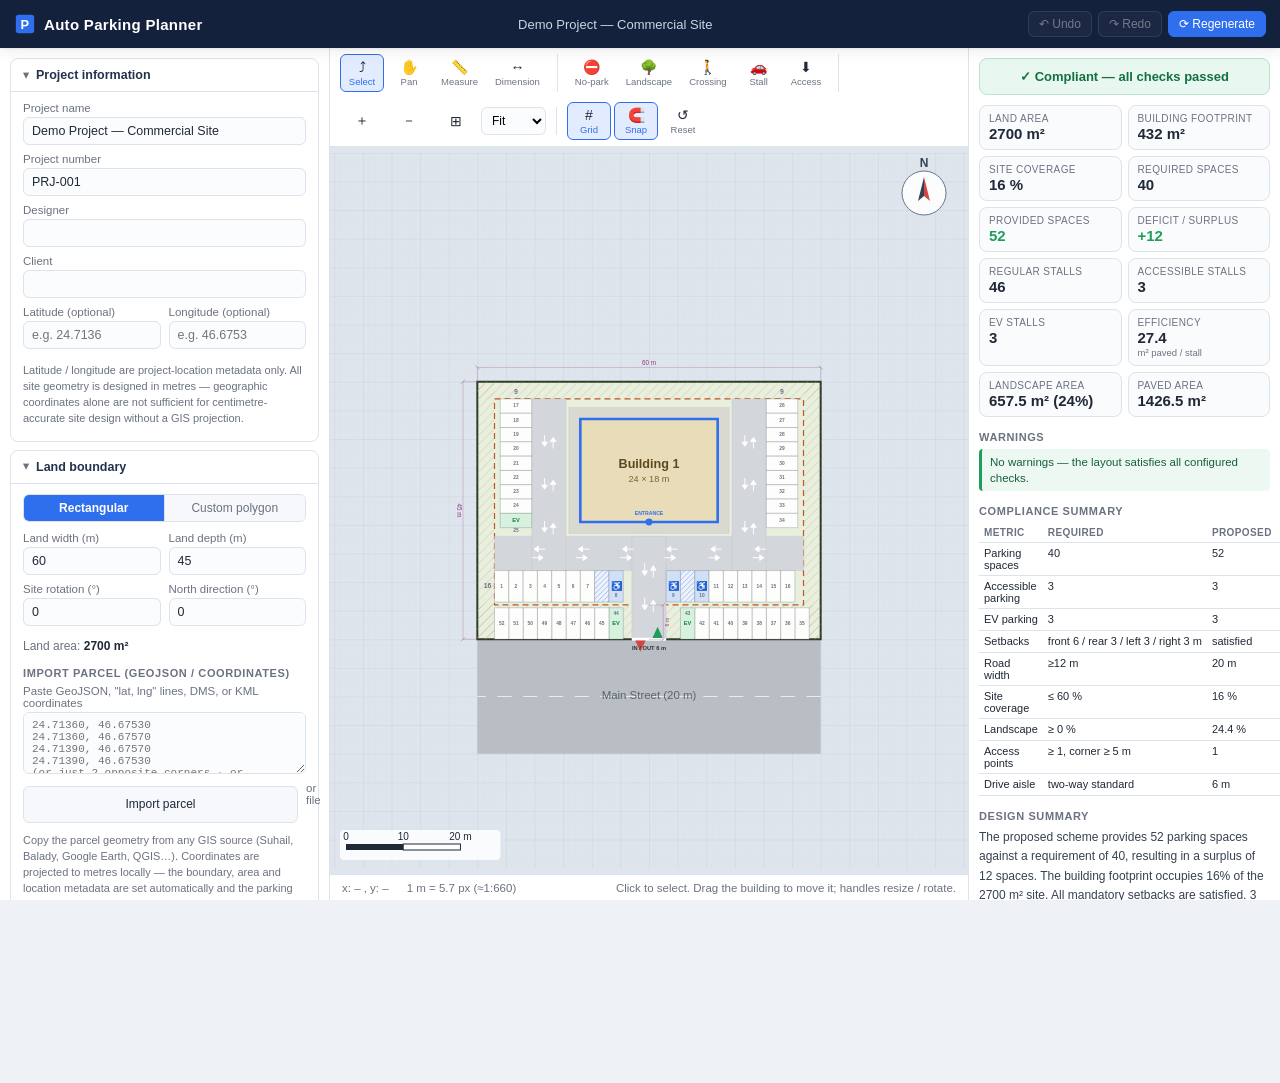
<file: auto-parking-planner/index.html>
<!DOCTYPE html>
<html lang="en">
<head>
<meta charset="UTF-8">
<meta name="viewport" content="width=device-width, initial-scale=1.0">
<title>Auto Parking Planner</title>
<link rel="stylesheet" href="styles.css">
</head>
<body>
<div id="app">

  <!-- ══════════════════════ TOP BAR ══════════════════════ -->
  <header id="topbar">
    <div class="brand">
      <svg viewBox="0 0 24 24" width="22" height="22" aria-hidden="true">
        <rect x="2" y="2" width="20" height="20" rx="3" fill="#2f6fed"/>
        <text x="12" y="17" text-anchor="middle" font-size="14" font-weight="700" fill="#fff" font-family="Arial">P</text>
      </svg>
      <span>Auto&nbsp;Parking&nbsp;Planner</span>
    </div>
    <div class="topbar-mid">
      <span id="topProjectName">Untitled Project</span>
    </div>
    <div class="topbar-actions">
      <button id="btnUndo" class="tb-btn" title="Undo (Ctrl+Z)">&#8630; Undo</button>
      <button id="btnRedo" class="tb-btn" title="Redo (Ctrl+Y)">&#8631; Redo</button>
      <button id="btnRegenerate" class="tb-btn primary" title="Discard manual edits and re-run the full optimizer">&#10227; Regenerate</button>
      <button id="btnPanelLeft"  class="tb-btn narrow-only" title="Toggle inputs panel">&#9776;</button>
      <button id="btnPanelRight" class="tb-btn narrow-only" title="Toggle results panel">&#9783;</button>
    </div>
  </header>

  <!-- ══════════════════════ LEFT PANEL — INPUTS ══════════════════════ -->
  <aside id="leftPanel">

    <!-- Project information -->
    <details class="sec" open id="secProject">
      <summary>Project information</summary>
      <div class="sec-body">
        <label class="fld"><span>Project name</span><input type="text" data-bind="project.name" data-type="str"></label>
        <label class="fld"><span>Project number</span><input type="text" data-bind="project.number" data-type="str"></label>
        <label class="fld"><span>Designer</span><input type="text" data-bind="project.designer" data-type="str"></label>
        <label class="fld"><span>Client</span><input type="text" data-bind="project.client" data-type="str"></label>
        <div class="fld-row">
          <label class="fld"><span>Latitude (optional)</span><input type="number" step="any" data-bind="project.lat" data-type="numopt" placeholder="e.g. 24.7136"></label>
          <label class="fld"><span>Longitude (optional)</span><input type="number" step="any" data-bind="project.lng" data-type="numopt" placeholder="e.g. 46.6753"></label>
        </div>
        <p class="hint">Latitude / longitude are project-location metadata only. All site geometry is designed in metres — geographic coordinates alone are not sufficient for centimetre-accurate site design without a GIS projection.</p>
      </div>
    </details>

    <!-- Land boundary -->
    <details class="sec" open id="secLand">
      <summary>Land boundary</summary>
      <div class="sec-body">
        <div class="seg" role="radiogroup" aria-label="Land definition method">
          <label><input type="radio" name="landMode" value="rect"  data-bind="land.mode" data-type="radio"><span>Rectangular</span></label>
          <label><input type="radio" name="landMode" value="poly"  data-bind="land.mode" data-type="radio"><span>Custom polygon</span></label>
        </div>
        <div id="landRectFields">
          <div class="fld-row">
            <label class="fld"><span>Land width (m)</span><input type="number" min="10" max="1000" step="0.5" data-bind="land.width" data-type="num"></label>
            <label class="fld"><span>Land depth (m)</span><input type="number" min="10" max="1000" step="0.5" data-bind="land.depth" data-type="num"></label>
          </div>
          <div class="fld-row">
            <label class="fld"><span>Site rotation (&deg;)</span><input type="number" min="-180" max="180" step="1" data-bind="land.rotation" data-type="num"></label>
            <label class="fld"><span>North direction (&deg;)</span><input type="number" min="-180" max="180" step="1" data-bind="land.northAngle" data-type="num" title="0 = north points up. Positive rotates the north arrow clockwise."></label>
          </div>
        </div>
        <div id="landPolyFields" class="is-hidden">
          <div class="btn-grid">
            <button id="btnPolyStart"  class="btn">Start drawing</button>
            <button id="btnPolyFinish" class="btn">Finish boundary</button>
            <button id="btnPolyUndo"   class="btn">Undo last point</button>
            <button id="btnPolyClear"  class="btn danger">Clear boundary</button>
            <button id="btnPolyEdit"   class="btn">Edit vertices</button>
          </div>
          <p class="hint">Click on the canvas to place boundary points. Segment lengths are shown live on the plan. The polygon area is computed with the shoelace formula.</p>
          <div class="mini-stat">Vertices: <b id="polyVertexCount">0</b> &nbsp;&middot;&nbsp; Area: <b id="polyArea">–</b></div>
        </div>
        <div class="mini-stat">Land area: <b id="landAreaInline">–</b></div>
        <h4>Import parcel (GeoJSON / coordinates)</h4>
        <label class="fld"><span>Paste GeoJSON, "lat, lng" lines, DMS, or KML coordinates</span>
          <textarea id="parcelPaste" rows="4" placeholder='24.71360, 46.67530&#10;24.71360, 46.67570&#10;24.71390, 46.67570&#10;24.71390, 46.67530&#10;(or just 2 opposite corners · or 24°42&#39;49"N 46°40&#39;31"E · or GeoJSON / KML)'></textarea>
        </label>
        <div class="fld-row">
          <button id="btnParcelImport" class="btn wide">Import parcel</button>
          <label class="fld file" style="margin-bottom:0"><span>or file</span><input type="file" id="fileParcelImport" accept=".json,.geojson,application/json"></label>
        </div>
        <p class="hint">Copy the parcel geometry from any GIS source (Suhail, Balady, Google Earth, QGIS…). Coordinates are projected to metres locally — the boundary, area and location metadata are set automatically and the parking layout regenerates. After importing, assign your roads to the correct edges.</p>
      </div>
    </details>

    <!-- Roads -->
    <details class="sec" id="secRoads">
      <summary>Roads</summary>
      <div class="sec-body">
        <div id="roadsList" class="dyn-list"></div>
        <button id="btnAddRoad" class="btn wide">+ Add road</button>
        <p class="hint">Assign each road to a land edge. Roads narrower than their minimum permitted width are highlighted on the plan and reported as warnings.</p>
      </div>
    </details>

    <!-- Building -->
    <details class="sec" open id="secBuilding">
      <summary>Building</summary>
      <div class="sec-body">
        <div id="buildingTabs" class="chip-row"></div>
        <div class="seg" role="radiogroup" aria-label="Building definition method">
          <label><input type="radio" name="bldgMethod" value="wh"   id="bldgMethodWh"><span>Width &times; depth</span></label>
          <label><input type="radio" name="bldgMethod" value="area" id="bldgMethodArea"><span>Required area</span></label>
        </div>
        <div id="bldgWhFields">
          <div class="fld-row">
            <label class="fld"><span>Width (m)</span><input type="number" min="3" max="500" step="0.5" id="bldgWidth"></label>
            <label class="fld"><span>Depth (m)</span><input type="number" min="3" max="500" step="0.5" id="bldgDepth"></label>
          </div>
        </div>
        <div id="bldgAreaFields" class="is-hidden">
          <div class="fld-row">
            <label class="fld"><span>Footprint area (m&sup2;)</span><input type="number" min="9" max="100000" step="1" id="bldgArea"></label>
            <label class="fld"><span>Aspect ratio (W:D)</span><input type="number" min="0.2" max="5" step="0.05" id="bldgAspect"></label>
          </div>
          <p class="hint">Width and depth are derived from the required area and the preferred aspect ratio.</p>
        </div>
        <div class="fld-row">
          <label class="fld"><span>Centre X (m)</span><input type="number" step="0.1" id="bldgX"></label>
          <label class="fld"><span>Centre Y (m)</span><input type="number" step="0.1" id="bldgY"></label>
        </div>
        <div class="fld-row">
          <label class="fld"><span>Rotation (&deg;)</span><input type="number" min="-180" max="180" step="1" id="bldgRot"></label>
          <label class="fld chk"><span>Lock position</span><input type="checkbox" id="bldgLock"></label>
        </div>
        <div class="btn-grid">
          <button id="btnBldgCenter" class="btn">Centre on site</button>
          <button id="btnBldgDuplicate" class="btn">Duplicate</button>
          <button id="btnBldgDelete" class="btn danger">Delete</button>
        </div>
        <div class="fld-row">
          <label class="fld"><span>Align to edge</span>
            <select id="selAlignEdge">
              <option value="0">North edge</option>
              <option value="1">East edge</option>
              <option value="2" selected>South edge</option>
              <option value="3">West edge</option>
            </select>
          </label>
          <button id="btnBldgAlign" class="btn" style="align-self:flex-end">Align</button>
        </div>
        <p class="hint">Drag the building on the plan to move it; use the corner handles to resize and the top handle to rotate. The plan and parking layout regenerate automatically.</p>
      </div>
    </details>

    <!-- Municipal setbacks -->
    <details class="sec" id="secSetbacks">
      <summary>Municipal setbacks</summary>
      <div class="sec-body">
        <div class="fld-row">
          <label class="fld"><span>Front setback (m)</span><input type="number" min="0" max="50" step="0.5" data-bind="setbacks.front" data-type="num"></label>
          <label class="fld"><span>Rear setback (m)</span><input type="number" min="0" max="50" step="0.5" data-bind="setbacks.rear" data-type="num"></label>
        </div>
        <div class="fld-row">
          <label class="fld"><span>Left setback (m)</span><input type="number" min="0" max="50" step="0.5" data-bind="setbacks.left" data-type="num"></label>
          <label class="fld"><span>Right setback (m)</span><input type="number" min="0" max="50" step="0.5" data-bind="setbacks.right" data-type="num"></label>
        </div>
        <div class="fld-row">
          <label class="fld"><span>Road setback (m)</span><input type="number" min="0" max="50" step="0.5" data-bind="setbacks.road" data-type="num" title="Additional minimum setback applied on every edge that has a road"></label>
          <label class="fld"><span>Wall clearance (m)</span><input type="number" min="0" max="10" step="0.1" data-bind="setbacks.wallClearance" data-type="num" title="Clearance to the boundary wall on edges without a road"></label>
        </div>
        <div class="fld-row">
          <label class="fld"><span>Building &rarr; parking (m)</span><input type="number" min="0" max="10" step="0.1" data-bind="setbacks.bldgToParking" data-type="num" title="Clearance between the building sidewalk and any parking stall"></label>
          <label class="fld"><span>Building &rarr; aisle (m)</span><input type="number" min="0" max="10" step="0.1" data-bind="setbacks.bldgToAisle" data-type="num" title="Clearance between the building sidewalk and any drive aisle"></label>
        </div>
      </div>
    </details>

    <!-- Sidewalks & buffers -->
    <details class="sec" id="secSidewalks">
      <summary>Sidewalks &amp; buffers</summary>
      <div class="sec-body">
        <div class="fld-row">
          <label class="fld"><span>Sidewalk around building (m)</span><input type="number" min="0" max="10" step="0.1" data-bind="sidewalks.building" data-type="num"></label>
          <label class="fld"><span>Sidewalk along street (m)</span><input type="number" min="0" max="10" step="0.1" data-bind="sidewalks.street" data-type="num"></label>
        </div>
        <div class="fld-row">
          <label class="fld"><span>Landscape buffer (m)</span><input type="number" min="0" max="20" step="0.1" data-bind="sidewalks.landscapeBuffer" data-type="num" title="Green buffer strip along the site boundary — unavailable for parking"></label>
        </div>
        <p class="hint">Setback, sidewalk and buffer zones are drawn on the plan and are excluded from the parking area.</p>
      </div>
    </details>

    <!-- Parking standards -->
    <details class="sec" id="secStandards">
      <summary>Parking standards</summary>
      <div class="sec-body">
        <h4>Standard stall</h4>
        <div class="fld-row">
          <label class="fld"><span>Stall width (m)</span><input type="number" min="2" max="4" step="0.05" data-bind="parking.stallW" data-type="num"></label>
          <label class="fld"><span>Stall length (m)</span><input type="number" min="4" max="8" step="0.05" data-bind="parking.stallL" data-type="num"></label>
        </div>
        <div class="fld-row">
          <label class="fld"><span>Parking angle</span>
            <select data-bind="parking.angle" data-type="str">
              <option value="auto">Auto (best of all)</option>
              <option value="90">90&deg;</option>
              <option value="60">60&deg;</option>
              <option value="45">45&deg;</option>
              <option value="30">30&deg;</option>
              <option value="parallel">Parallel</option>
            </select>
          </label>
          <label class="fld"><span>Row loading</span>
            <select data-bind="parking.rowType" data-type="str">
              <option value="auto">Auto</option>
              <option value="double">Double-loaded</option>
              <option value="single">Single-loaded</option>
            </select>
          </label>
        </div>
        <h4>Drive aisle minimum widths</h4>
        <div class="fld-row">
          <label class="fld"><span>One-way 90&deg; (m)</span><input type="number" min="3" max="12" step="0.1" data-bind="parking.aisleOneWay90" data-type="num"></label>
          <label class="fld"><span>Two-way 90&deg; (m)</span><input type="number" min="3" max="12" step="0.1" data-bind="parking.aisleTwoWay90" data-type="num"></label>
        </div>
        <div class="fld-row">
          <label class="fld"><span>60&deg; parking (m)</span><input type="number" min="3" max="12" step="0.1" data-bind="parking.aisle60" data-type="num"></label>
          <label class="fld"><span>45&deg; parking (m)</span><input type="number" min="3" max="12" step="0.1" data-bind="parking.aisle45" data-type="num"></label>
        </div>
        <div class="fld-row">
          <label class="fld"><span>30&deg; parking (m)</span><input type="number" min="3" max="12" step="0.1" data-bind="parking.aisle30" data-type="num"></label>
          <label class="fld"><span>Parallel parking (m)</span><input type="number" min="3" max="12" step="0.1" data-bind="parking.aisleParallel" data-type="num"></label>
        </div>
        <div class="fld-row">
          <label class="fld"><span>Main circulation (m)</span><input type="number" min="3" max="15" step="0.1" data-bind="parking.aisleMain" data-type="num"></label>
          <label class="fld"><span>Fire-truck route (m)</span><input type="number" min="3" max="15" step="0.1" data-bind="parking.fireRoute" data-type="num"></label>
        </div>
        <h4>Accessible parking</h4>
        <div class="fld-row">
          <label class="fld"><span>Stall width (m)</span><input type="number" min="2.4" max="5" step="0.05" data-bind="accessible.stallW" data-type="num"></label>
          <label class="fld"><span>Stall length (m)</span><input type="number" min="4" max="8" step="0.05" data-bind="accessible.stallL" data-type="num"></label>
        </div>
        <div class="fld-row">
          <label class="fld"><span>Access-aisle width (m)</span><input type="number" min="1" max="3" step="0.05" data-bind="accessible.aisleW" data-type="num"></label>
          <label class="fld"><span>1 accessible per N stalls</span><input type="number" min="1" max="200" step="1" data-bind="accessible.ratioPer" data-type="num"></label>
        </div>
        <div class="fld-row">
          <label class="fld"><span>Minimum number</span><input type="number" min="0" max="50" step="1" data-bind="accessible.min" data-type="num"></label>
        </div>
        <h4>EV parking</h4>
        <div class="fld-row">
          <label class="fld"><span>Required (%)</span><input type="number" min="0" max="100" step="1" data-bind="ev.pct" data-type="num"></label>
          <label class="fld"><span>Charger clearance (m)</span><input type="number" min="0" max="3" step="0.1" data-bind="ev.clearance" data-type="num"></label>
        </div>
      </div>
    </details>

    <!-- Parking demand -->
    <details class="sec" open id="secDemand">
      <summary>Parking demand</summary>
      <div class="sec-body">
        <label class="fld"><span>Calculation method</span>
          <select data-bind="demand.method" data-type="str" id="demandMethod">
            <option value="perArea">A — 1 space per X m&sup2;</option>
            <option value="per100">B — spaces per 100 m&sup2;</option>
            <option value="fixed">C — fixed number</option>
            <option value="mixed">D — mixed uses</option>
          </select>
        </label>
        <div id="demandPerArea">
          <div class="fld-row">
            <label class="fld"><span>m&sup2; per space</span><input type="number" min="5" max="500" step="1" data-bind="demand.sqmPerSpace" data-type="num"></label>
            <label class="fld"><span>Total GFA (m&sup2;)</span><input type="number" min="0" max="1000000" step="1" data-bind="demand.gfa" data-type="num"></label>
          </div>
          <div class="fld-row">
            <label class="fld"><span>Number of floors</span><input type="number" min="1" max="100" step="1" data-bind="demand.floors" data-type="num"></label>
            <label class="fld chk"><span>GFA = footprint &times; floors</span><input type="checkbox" data-bind="demand.autoGfa" data-type="bool"></label>
          </div>
        </div>
        <div id="demandPer100" class="is-hidden">
          <div class="fld-row">
            <label class="fld"><span>Spaces per 100 m&sup2;</span><input type="number" min="0.1" max="50" step="0.1" data-bind="demand.per100" data-type="num"></label>
            <label class="fld"><span>Total GFA (m&sup2;)</span><input type="number" min="0" max="1000000" step="1" data-bind="demand.gfa2" data-type="num"></label>
          </div>
        </div>
        <div id="demandFixed" class="is-hidden">
          <label class="fld"><span>Required spaces</span><input type="number" min="0" max="10000" step="1" data-bind="demand.fixed" data-type="num"></label>
        </div>
        <div id="demandMixed" class="is-hidden">
          <div id="mixedRowsList" class="dyn-list"></div>
          <button id="btnAddMixedRow" class="btn wide">+ Add use</button>
        </div>
        <label class="fld"><span>Shared-parking reduction (%)</span><input type="number" min="0" max="90" step="1" data-bind="demand.sharedReductionPct" data-type="num"></label>
        <div class="mini-stat big">Required parking: <b id="requiredInline">–</b> spaces</div>
      </div>
    </details>

    <!-- Access & circulation -->
    <details class="sec" id="secAccess">
      <summary>Access &amp; circulation</summary>
      <div class="sec-body">
        <label class="fld chk"><span>Frontage stalls served directly from the public street (municipal requirement)</span><input type="checkbox" data-bind="frontage.enabled" data-type="bool"></label>
        <p class="hint">When enabled, 90&deg; stalls are placed along the street frontage — including in front of the building when it stands near the road — nosed in straight from the public street. The entrance throat and building clearances stay free, and the rest of the site is planned normally.</p>
        <div id="accessList" class="dyn-list"></div>
        <button id="btnAddAccess" class="btn wide" data-tool="addAccess">+ Add access point (click an eligible edge)</button>
        <div class="fld-row">
          <label class="fld"><span>Min distance from corner (m)</span><input type="number" min="0" max="50" step="0.5" data-bind="accessRules.minCornerDist" data-type="num"></label>
          <label class="fld"><span>Min spacing between points (m)</span><input type="number" min="0" max="100" step="0.5" data-bind="accessRules.minSpacing" data-type="num"></label>
        </div>
        <div class="fld-row">
          <label class="fld"><span>Throat depth (m)</span><input type="number" min="0" max="30" step="0.5" data-bind="accessRules.throatDepth" data-type="num" title="Depth kept clear of stalls behind each entrance / exit"></label>
          <label class="fld"><span>Max dead-end aisle (m)</span><input type="number" min="5" max="100" step="1" data-bind="accessRules.maxDeadEnd" data-type="num"></label>
        </div>
      </div>
    </details>

    <!-- Optimization -->
    <details class="sec" id="secOptimize">
      <summary>Optimization settings</summary>
      <div class="sec-body">
        <h4>Row orientations to test</h4>
        <label class="fld chk"><span>0&deg; (east–west rows)</span><input type="checkbox" data-bind="optimization.tryO0" data-type="bool"></label>
        <label class="fld chk"><span>90&deg; (north–south rows)</span><input type="checkbox" data-bind="optimization.tryO90" data-type="bool"></label>
        <label class="fld chk"><span>Parallel to longest edge</span><input type="checkbox" data-bind="optimization.tryLongest" data-type="bool"></label>
        <label class="fld chk"><span>Parallel to building</span><input type="checkbox" data-bind="optimization.tryBuilding" data-type="bool"></label>
        <div class="fld-row">
          <label class="fld chk"><span>Custom angle</span><input type="checkbox" data-bind="optimization.tryCustom" data-type="bool"></label>
          <label class="fld"><span>Custom angle (&deg;)</span><input type="number" min="-90" max="90" step="1" data-bind="optimization.customAngle" data-type="num"></label>
        </div>
        <h4>Scoring weights</h4>
        <label class="fld rng"><span>Stall count <em id="wCountVal"></em></span><input type="range" min="0" max="10" step="1" data-bind="optimization.weights.count" data-type="num"></label>
        <label class="fld rng"><span>Demand compliance <em id="wComplianceVal"></em></span><input type="range" min="0" max="10" step="1" data-bind="optimization.weights.compliance" data-type="num"></label>
        <label class="fld rng"><span>Circulation quality <em id="wCirculationVal"></em></span><input type="range" min="0" max="10" step="1" data-bind="optimization.weights.circulation" data-type="num"></label>
        <label class="fld rng"><span>Accessible proximity <em id="wAccessVal"></em></span><input type="range" min="0" max="10" step="1" data-bind="optimization.weights.accessProx" data-type="num"></label>
        <label class="fld rng"><span>Landscape preservation <em id="wLandscapeVal"></em></span><input type="range" min="0" max="10" step="1" data-bind="optimization.weights.landscape" data-type="num"></label>
        <label class="fld rng"><span>Geometry simplicity <em id="wSimpleVal"></em></span><input type="range" min="0" max="10" step="1" data-bind="optimization.weights.simplicity" data-type="num"></label>
        <h4>Generated options</h4>
        <div id="optionCards" class="option-cards"></div>
      </div>
    </details>

    <!-- Layers -->
    <details class="sec" id="secLayers">
      <summary>Layers</summary>
      <div class="sec-body" id="layerToggles">
        <label class="fld chk"><span>Grid</span><input type="checkbox" data-layer="grid" checked></label>
        <label class="fld chk"><span>Roads</span><input type="checkbox" data-layer="roads" checked></label>
        <label class="fld chk"><span>Setbacks</span><input type="checkbox" data-layer="setbacks" checked></label>
        <label class="fld chk"><span>Sidewalks</span><input type="checkbox" data-layer="sidewalks" checked></label>
        <label class="fld chk"><span>Landscape</span><input type="checkbox" data-layer="landscape" checked></label>
        <label class="fld chk"><span>Aisles</span><input type="checkbox" data-layer="aisles" checked></label>
        <label class="fld chk"><span>Parking stalls</span><input type="checkbox" data-layer="parking" checked></label>
        <label class="fld chk"><span>Circulation arrows</span><input type="checkbox" data-layer="arrows" checked></label>
        <label class="fld chk"><span>Building</span><input type="checkbox" data-layer="building" checked></label>
        <label class="fld chk"><span>Zones</span><input type="checkbox" data-layer="zones" checked></label>
        <label class="fld chk"><span>Dimensions</span><input type="checkbox" data-layer="dimensions" checked></label>
        <label class="fld chk"><span>Labels</span><input type="checkbox" data-layer="labels" checked></label>
      </div>
    </details>

    <!-- Presets -->
    <details class="sec" id="secPresets">
      <summary>Municipality presets</summary>
      <div class="sec-body">
        <label class="fld"><span>Preset</span><select id="selPreset"></select></label>
        <div class="btn-grid">
          <button id="btnPresetLoad" class="btn">Load</button>
          <button id="btnPresetSave" class="btn">Save as&hellip;</button>
          <button id="btnPresetDup" class="btn">Duplicate</button>
          <button id="btnPresetDelete" class="btn danger">Delete</button>
          <button id="btnPresetReset" class="btn">Reset defaults</button>
          <button id="btnPresetExport" class="btn">Export JSON</button>
        </div>
        <label class="fld file"><span>Import preset JSON</span><input type="file" id="filePresetImport" accept=".json,application/json"></label>
        <p class="hint">Presets store parking ratios, stall sizes, accessible / EV requirements, setbacks, coverage and road rules. They are saved in this browser only (localStorage). No unverified legal values are hard-coded — every field is editable.</p>
        <div class="fld-row">
          <label class="fld"><span>Max site coverage (%)</span><input type="number" min="1" max="100" step="1" data-bind="regs.maxCoveragePct" data-type="num"></label>
          <label class="fld"><span>Min landscape (%)</span><input type="number" min="0" max="90" step="1" data-bind="regs.minLandscapePct" data-type="num"></label>
        </div>
      </div>
    </details>

    <!-- Export -->
    <details class="sec" id="secExport">
      <summary>Export</summary>
      <div class="sec-body">
        <div class="btn-grid">
          <button id="btnExpSVG" class="btn">Export SVG</button>
          <button id="btnExpPNG" class="btn">Export PNG</button>
          <button id="btnExpPrint" class="btn">Print / PDF</button>
          <button id="btnExpCSV" class="btn">Parking CSV</button>
          <button id="btnExpJSON" class="btn">Project JSON</button>
        </div>
        <label class="fld file"><span>Import project JSON</span><input type="file" id="fileProjectImport" accept=".json,application/json"></label>
      </div>
    </details>

    <p class="disclaimer">This application is an early-stage planning and feasibility tool. Final compliance must be verified against the applicable municipality, Saudi Building Code, accessibility requirements, Civil Defense requirements, and project-specific authority approvals.</p>
  </aside>

  <!-- ══════════════════════ CENTER — SITE PLAN ══════════════════════ -->
  <main id="centerPane">
    <div id="toolbar">
      <div class="tool-group">
        <button class="tool-btn active" data-tool="select"    title="Select / move (V)">&#10548;<span>Select</span></button>
        <button class="tool-btn" data-tool="pan"       title="Pan (H, or hold Space / middle mouse)">&#9995;<span>Pan</span></button>
        <button class="tool-btn" data-tool="measure"   title="Measure distance (M)">&#128207;<span>Measure</span></button>
        <button class="tool-btn" data-tool="dimension" title="Add a dimension annotation (D)">&#8596;<span>Dimension</span></button>
      </div>
      <div class="tool-group">
        <button class="tool-btn" data-tool="zoneNo"    title="Draw a no-parking zone">&#9940;<span>No-park</span></button>
        <button class="tool-btn" data-tool="zoneLs"    title="Draw a landscape island">&#127795;<span>Landscape</span></button>
        <button class="tool-btn" data-tool="crossing"  title="Place a pedestrian crossing">&#128694;<span>Crossing</span></button>
        <button class="tool-btn" data-tool="addStall"  title="Add a parking stall manually">&#128663;<span>Stall</span></button>
        <button class="tool-btn" data-tool="addAccess" title="Add an entrance / exit on an eligible edge">&#11015;<span>Access</span></button>
      </div>
      <div class="tool-group">
        <button class="tool-btn" id="btnZoomIn"  title="Zoom in (+)">&#65291;</button>
        <button class="tool-btn" id="btnZoomOut" title="Zoom out (−)">&#65293;</button>
        <button class="tool-btn" id="btnZoomFit" title="Zoom to fit (F)">&#8862;</button>
        <select id="selScale" title="Drawing scale">
          <option value="fit">Fit</option>
          <option value="100">1:100</option>
          <option value="200">1:200</option>
          <option value="250">1:250</option>
          <option value="500">1:500</option>
        </select>
      </div>
      <div class="tool-group">
        <button class="tool-btn tog active" id="btnGrid"  title="Toggle grid (G)">#<span>Grid</span></button>
        <button class="tool-btn tog active" id="btnSnap"  title="Toggle snapping (S)">&#129522;<span>Snap</span></button>
        <button class="tool-btn" id="btnResetLayout" title="Clear manual edits and regenerate">&#8634;<span>Reset</span></button>
      </div>
    </div>

    <div id="canvasWrap">
      <svg id="plan" xmlns="http://www.w3.org/2000/svg" tabindex="0" role="img" aria-label="Interactive site plan"></svg>
      <div id="selInfo" class="is-hidden"></div>
    </div>

    <div id="statusbar">
      <span id="statCoords">x: – , y: –</span>
      <span id="statZoom">–</span>
      <span id="statHint">Ready.</span>
    </div>
  </main>

  <!-- ══════════════════════ RIGHT PANEL — RESULTS ══════════════════════ -->
  <aside id="rightPanel">
    <div id="compBanner" class="banner">–</div>

    <div class="kpi-grid">
      <div class="kpi"><span class="kpi-label">Land area</span><b id="kpiLandArea">–</b></div>
      <div class="kpi"><span class="kpi-label">Building footprint</span><b id="kpiFootprint">–</b></div>
      <div class="kpi"><span class="kpi-label">Site coverage</span><b id="kpiCoverage">–</b></div>
      <div class="kpi"><span class="kpi-label">Required spaces</span><b id="kpiRequired">–</b></div>
      <div class="kpi"><span class="kpi-label">Provided spaces</span><b id="kpiProvided">–</b></div>
      <div class="kpi"><span class="kpi-label">Deficit / surplus</span><b id="kpiBalance">–</b></div>
      <div class="kpi"><span class="kpi-label">Regular stalls</span><b id="kpiRegular">–</b></div>
      <div class="kpi"><span class="kpi-label">Accessible stalls</span><b id="kpiAccessible">–</b></div>
      <div class="kpi"><span class="kpi-label">EV stalls</span><b id="kpiEV">–</b></div>
      <div class="kpi"><span class="kpi-label">Efficiency</span><b id="kpiEfficiency">–</b><span class="kpi-sub">m&sup2; paved / stall</span></div>
      <div class="kpi"><span class="kpi-label">Landscape area</span><b id="kpiLandscape">–</b></div>
      <div class="kpi"><span class="kpi-label">Paved area</span><b id="kpiPaved">–</b></div>
    </div>

    <h3>Warnings</h3>
    <ul id="warnList" class="warn-list"><li class="ok">No warnings.</li></ul>

    <h3>Compliance summary</h3>
    <table class="sum-table">
      <thead><tr><th>Metric</th><th>Required</th><th>Proposed</th><th>Status</th></tr></thead>
      <tbody id="sumBody"></tbody>
    </table>

    <h3>Design summary</h3>
    <p id="designSummary" class="design-summary">–</p>

    <p class="disclaimer">This application is an early-stage planning and feasibility tool. Final compliance must be verified against the applicable municipality, Saudi Building Code, accessibility requirements, Civil Defense requirements, and project-specific authority approvals.</p>
  </aside>
</div>

<script src="app.js"></script>
</body>
</html>
</file>
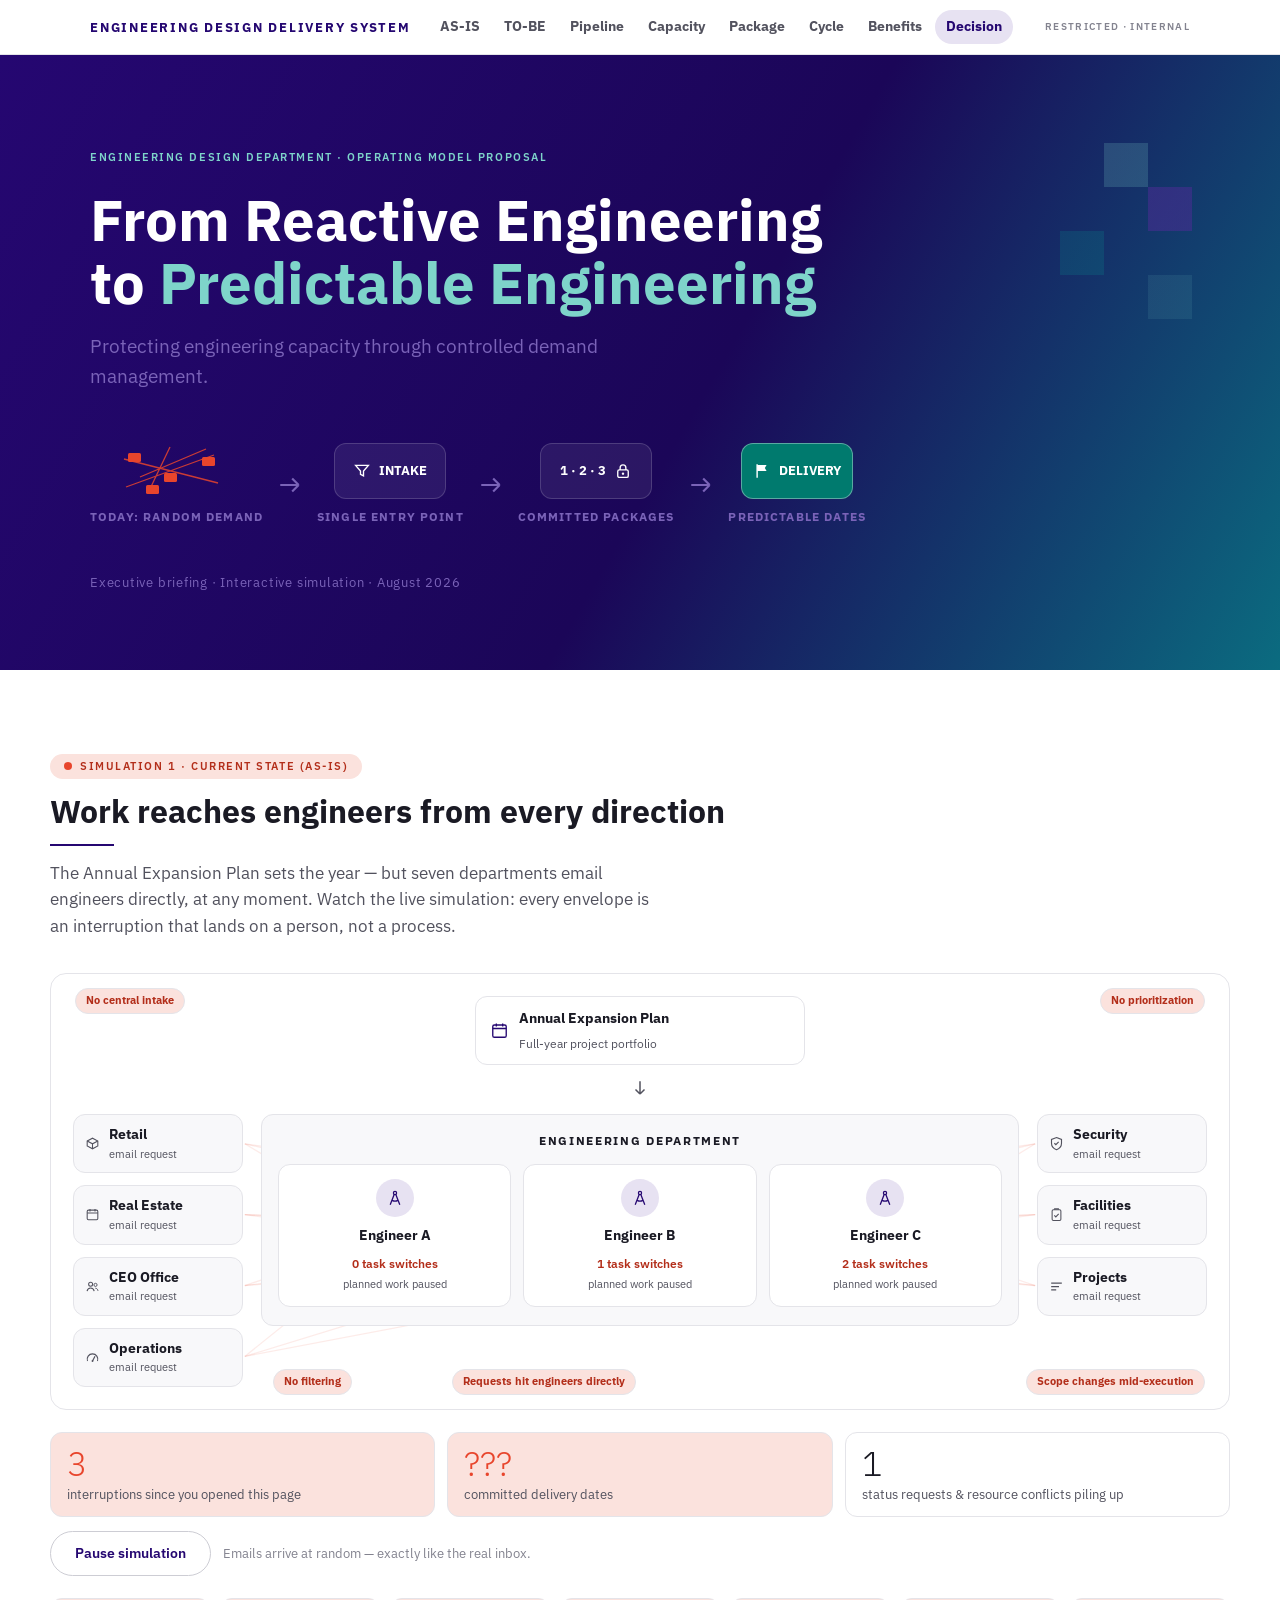
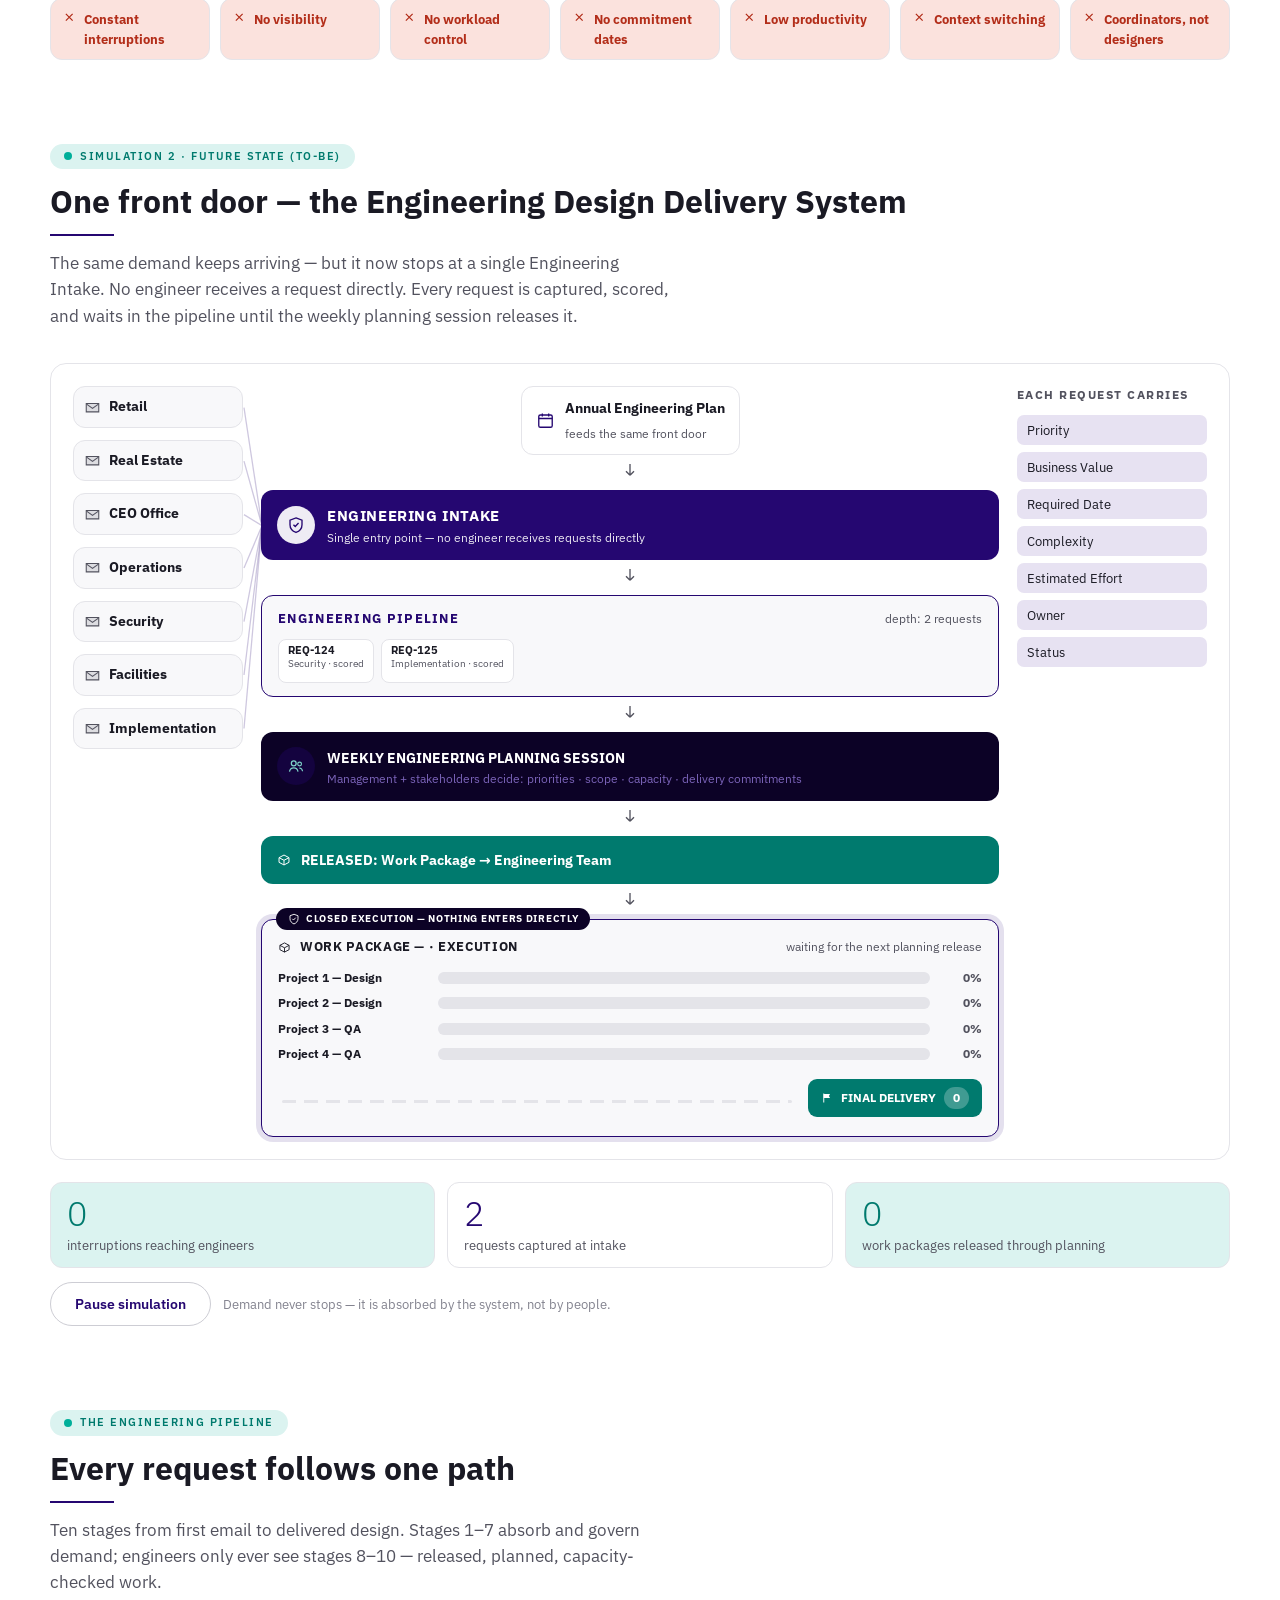
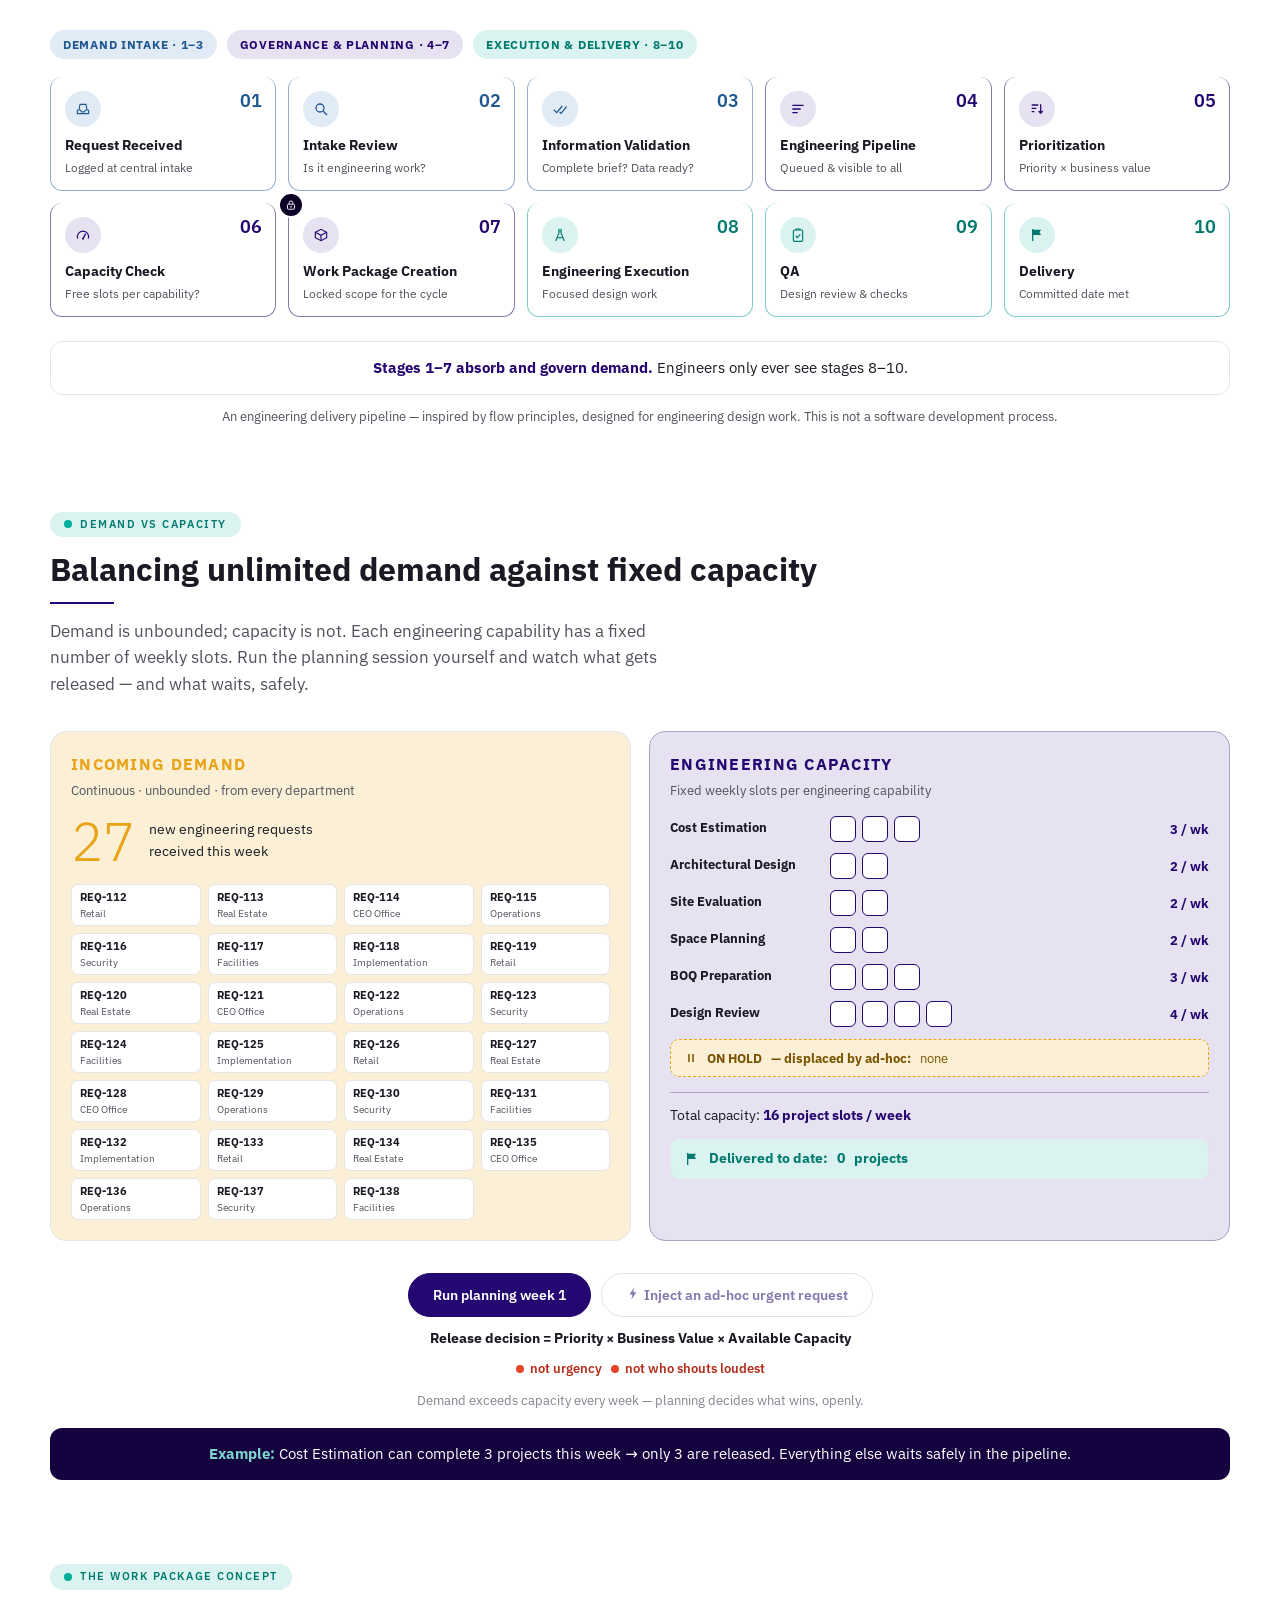
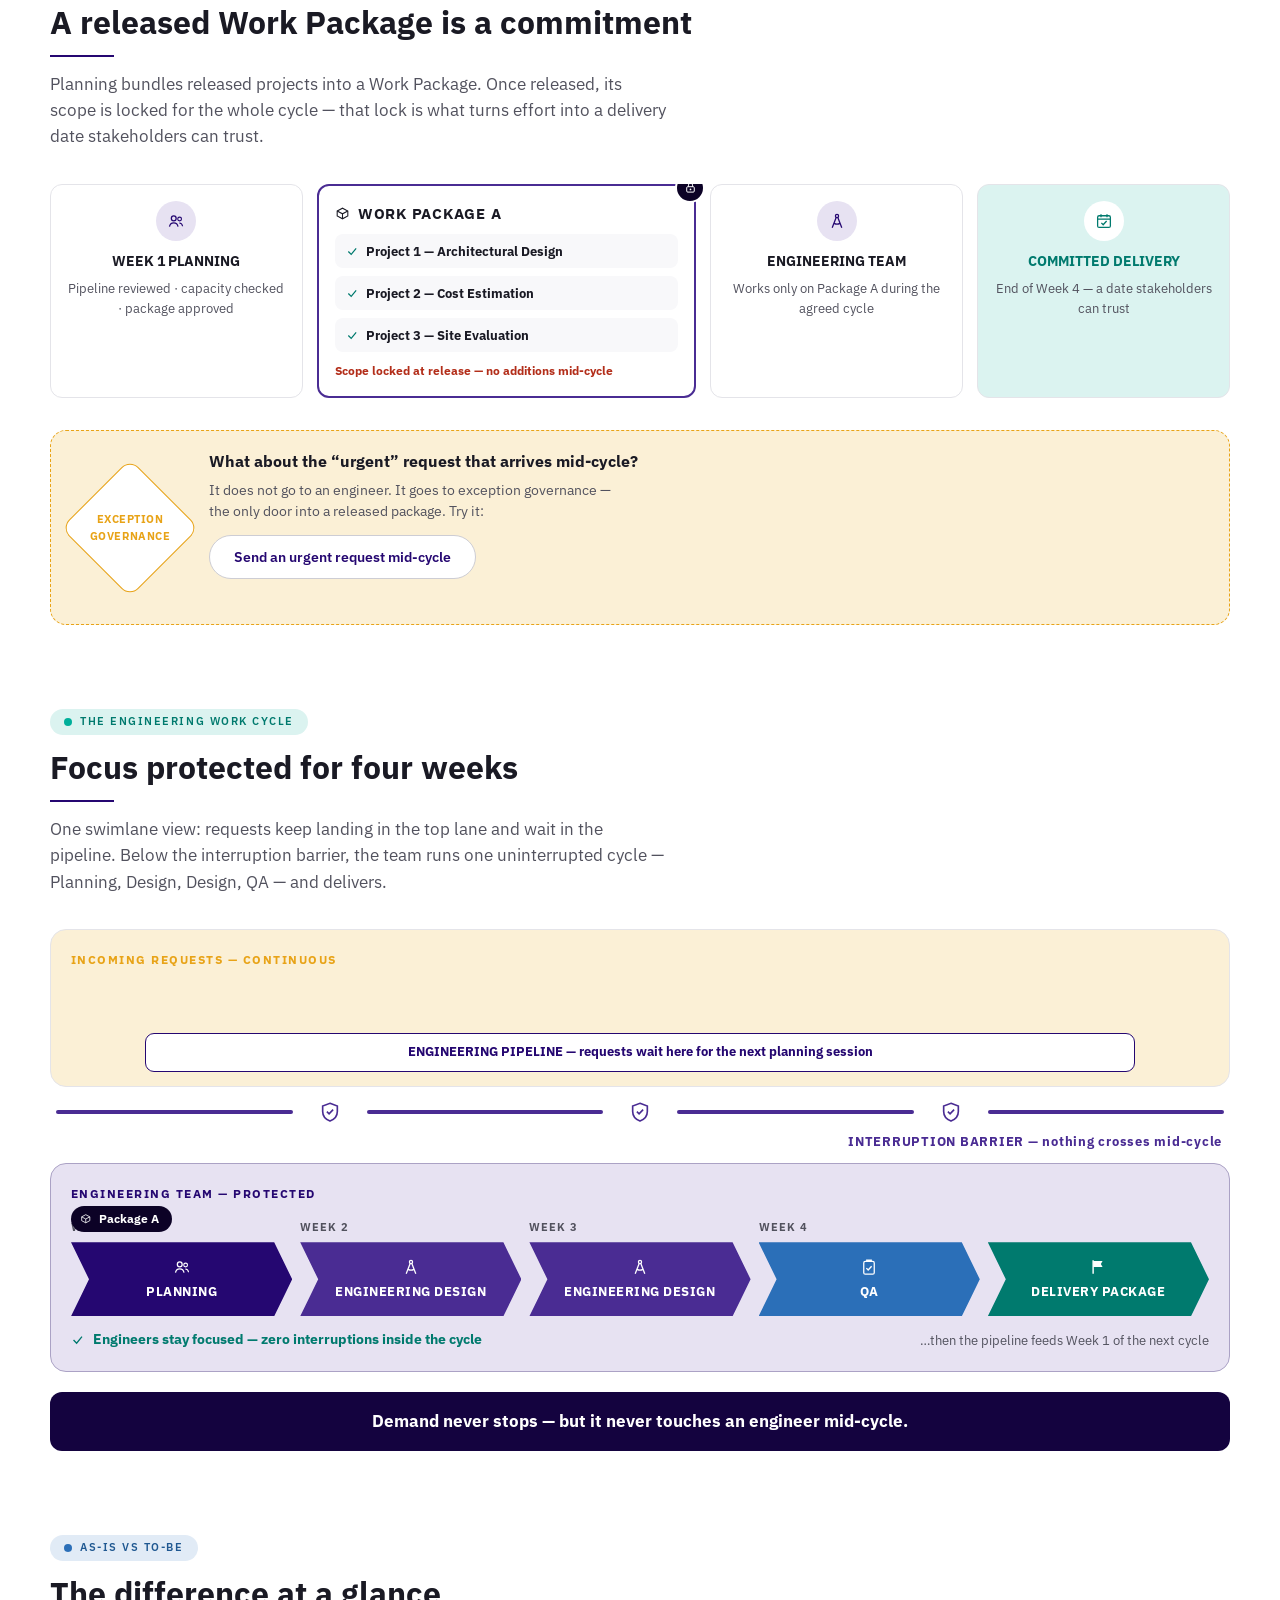
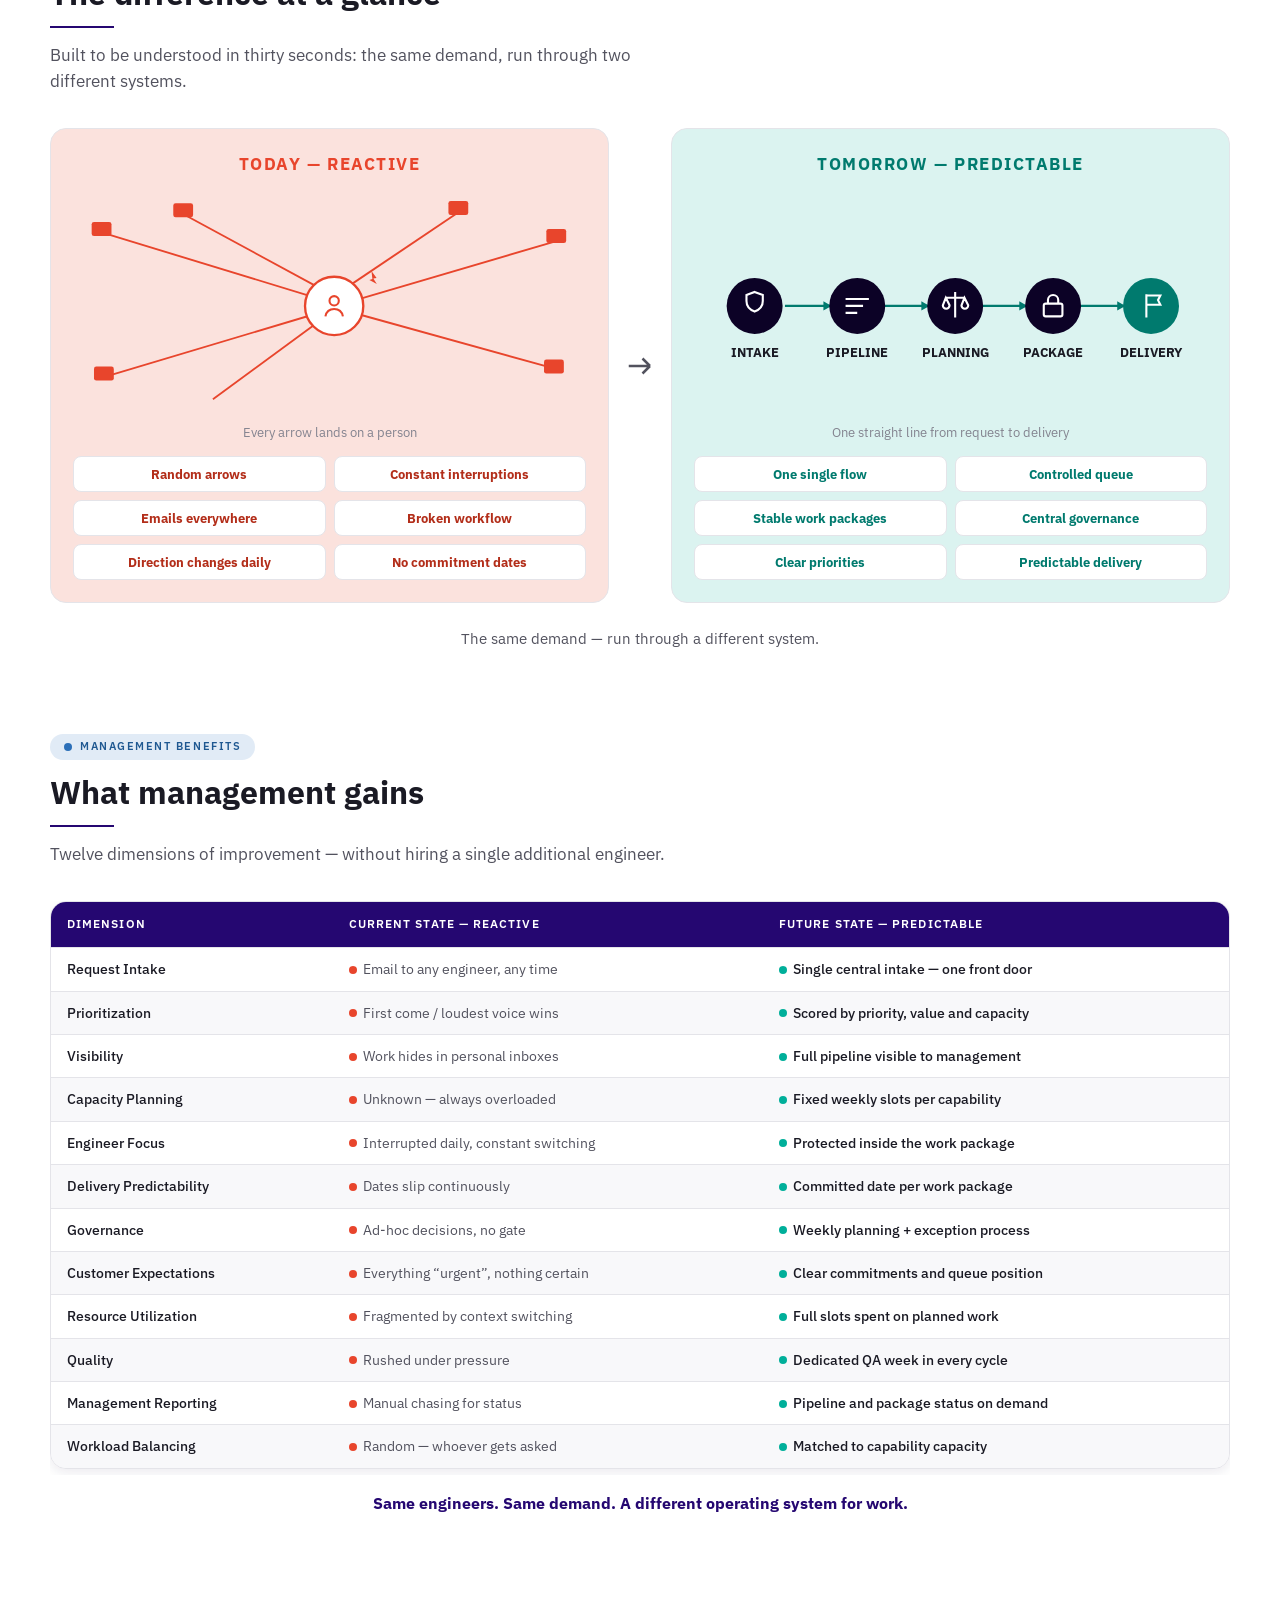
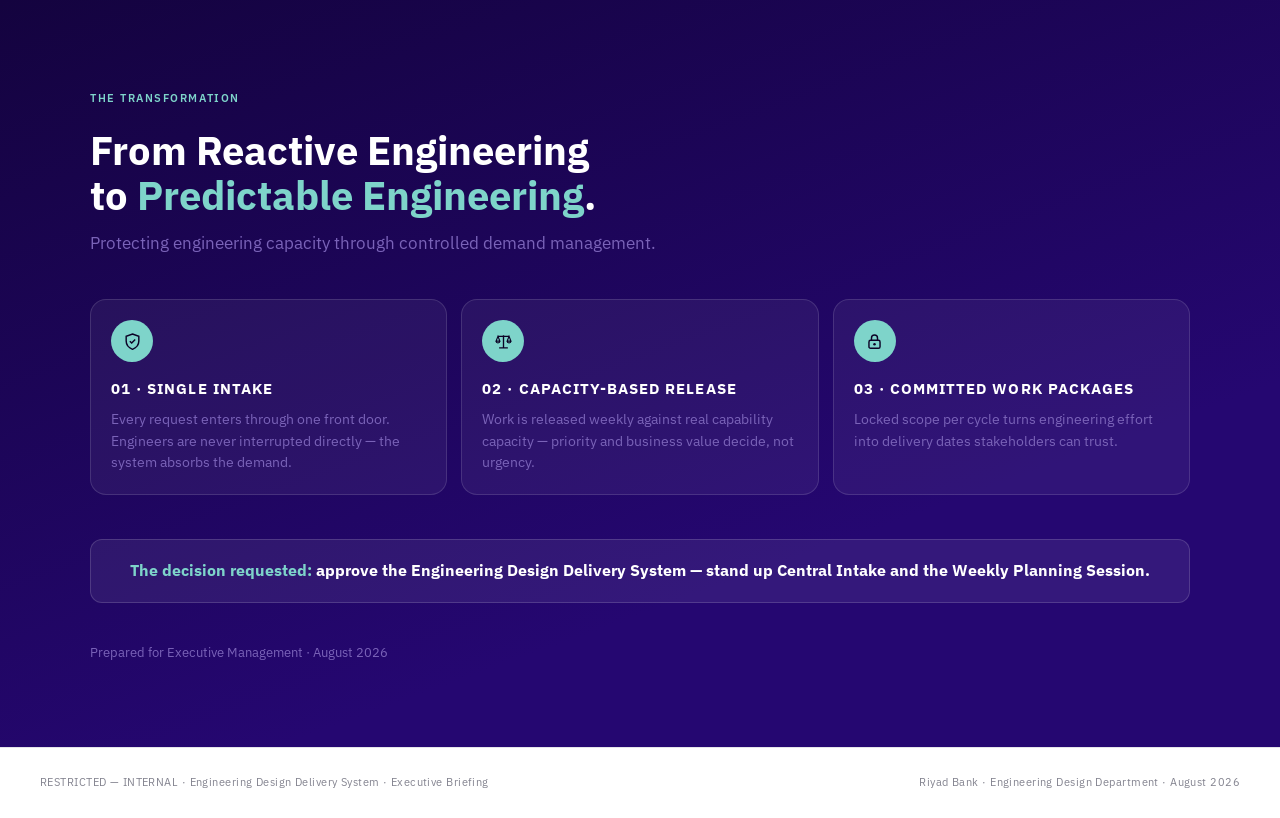
<file: engineering-operating-model.html>
<!doctype html>
<html lang="en"><head><meta charset="utf-8"><meta name="viewport" content="width=device-width, initial-scale=1"></head><body>
<title>From Reactive to Predictable Engineering</title>
<style>
  /* Riyad Bank Design System v1.0 — approved substitute font: IBM Plex Sans (RB Type / Effra when installed) */
  @font-face { font-family:'IBM Plex Sans'; font-style:normal; font-weight:300; src:url([data-uri]) format('woff2'); }
  @font-face { font-family:'IBM Plex Sans'; font-style:normal; font-weight:400; src:url([data-uri]) format('woff2'); }
  @font-face { font-family:'IBM Plex Sans'; font-style:normal; font-weight:500; src:url([data-uri]) format('woff2'); }
  @font-face { font-family:'IBM Plex Sans'; font-style:normal; font-weight:600; src:url([data-uri]) format('woff2'); }
  @font-face { font-family:'IBM Plex Sans'; font-style:normal; font-weight:700; src:url([data-uri]) format('woff2'); }

  :root{
    color-scheme: light;
    --paper:#FFFFFF; --paper2:#F8F8FA; --surface:#FFFFFF; --ink:#1A1A24; --muted:#52525E; --caption:#83838F;
    --line:#E4E4E9; --line-strong:#CDCDD4;
    --navy:#250771; --navy-2:#4A2C93; --blue:#250771; --blue-soft:#E7E2F2; --ice:#7ED4CA;
    --teal:#00AF9A; --teal-text:#007A6E; --teal-bg:#DBF3F0;
    --red:#E8452C; --red-deep:#B32E1A; --red-soft:#FBE2DD; --red-line:#E4E4E9;
    --amber:#E8A317; --amber-deep:#7A5400; --amber-soft:#FBF0D6; --amber-line:#E4E4E9;
    --info:#2B6FB8; --info-deep:#1F5891; --info-soft:#E1EBF6;
    --green:#007A6E; --green-deep:#007A6E; --green-soft:#DBF3F0; --green-line:#E4E4E9;
    --dark-band:#0C0226; --dark-band-2:#14033F; --on-dark:#FFFFFF; --on-dark-muted:#7A63B8;
    --grad-brand:linear-gradient(120deg, #250771 0%, #1B0658 55%, #00AF9A 130%);
    --grad-deep:linear-gradient(160deg, #14033F 0%, #250771 70%);
    --shadow:0 4px 12px rgba(20,3,63,.08);
    --shadow-high:0 12px 28px rgba(20,3,63,.12);
  }
  :root[data-theme="light"]{
    --paper:#FFFFFF; --paper2:#F8F8FA; --surface:#FFFFFF; --ink:#1A1A24; --muted:#52525E; --caption:#83838F;
    --line:#E4E4E9; --line-strong:#CDCDD4;
    --navy:#250771; --navy-2:#4A2C93; --blue:#250771; --blue-soft:#E7E2F2; --ice:#7ED4CA;
    --teal:#00AF9A; --teal-text:#007A6E; --teal-bg:#DBF3F0;
    --red:#E8452C; --red-deep:#B32E1A; --red-soft:#FBE2DD; --red-line:#E4E4E9;
    --amber:#E8A317; --amber-deep:#7A5400; --amber-soft:#FBF0D6; --amber-line:#E4E4E9;
    --info:#2B6FB8; --info-deep:#1F5891; --info-soft:#E1EBF6;
    --green:#007A6E; --green-deep:#007A6E; --green-soft:#DBF3F0; --green-line:#E4E4E9;
    --dark-band:#0C0226; --dark-band-2:#14033F; --on-dark:#FFFFFF; --on-dark-muted:#7A63B8;
    --grad-brand:linear-gradient(120deg, #250771 0%, #1B0658 55%, #00AF9A 130%);
    --grad-deep:linear-gradient(160deg, #14033F 0%, #250771 70%);
    --shadow:0 4px 12px rgba(20,3,63,.08);
    --shadow-high:0 12px 28px rgba(20,3,63,.12);
  }

  *{ box-sizing:border-box; }
  html{ scroll-behavior:smooth; }
  section[id], .hero[id]{ scroll-margin-top:56px; }
  body{ margin:0; background:var(--paper); color:var(--ink);
    font:15.5px/1.6 'RB Type', 'Effra', 'IBM Plex Sans', 'Segoe UI', system-ui, sans-serif;
    -webkit-font-smoothing:antialiased; }
  h1,h2{ font-family:inherit; font-weight:700; text-wrap:balance; margin:0; }
  h3,h4{ margin:0; }
  p{ margin:0; }
  button{ font:inherit; cursor:pointer; }
  .num{ font-variant-numeric:tabular-nums; }

  /* ---------- top nav ---------- */
  .top{ position:sticky; top:0; z-index:50; background:color-mix(in srgb, var(--paper) 86%, transparent);
    backdrop-filter:blur(10px); border-bottom:1px solid var(--line); }
  .top-inner{ max-width:1180px; margin-inline:auto; display:flex; align-items:center; gap:18px;
    padding:10px clamp(16px,4vw,40px); }
  .wordmark{ font-weight:700; letter-spacing:.14em; font-size:12.5px; color:var(--blue); white-space:nowrap; }
  .classif{ color:var(--caption); font-size:9.5px; letter-spacing:.14em; font-weight:600; white-space:nowrap; margin-left:14px; }
  .top nav{ display:flex; gap:2px; overflow-x:auto; scrollbar-width:none; margin-left:auto; }
  .top nav::-webkit-scrollbar{ display:none; }
  .top nav a{ color:var(--muted); text-decoration:none; font-size:13.5px; font-weight:700;
    padding:6px 11px; border-radius:999px; white-space:nowrap; }
  .top nav a:hover{ color:var(--ink); }
  .top nav a.active{ color:var(--blue); background:var(--blue-soft); }
  .top nav a:focus-visible, button:focus-visible{ outline:2px solid #250771; outline-offset:2px; }

  /* ---------- shared ---------- */
  .band{ padding:84px clamp(16px,4vw,40px); }
  .band + .band{ padding-top:0; }
  .wrap{ max-width:1180px; margin-inline:auto; }
  .kicker{ display:inline-flex; align-items:center; gap:8px; font-size:11px; font-weight:600;
    letter-spacing:.14em; text-transform:uppercase; padding:4px 14px; border-radius:999px; }
  .kicker::before{ content:''; width:8px; height:8px; border-radius:50%; flex:none; }
  .kicker.asis{ color:var(--red-deep); background:var(--red-soft); } .kicker.asis::before{ background:#E8452C; }
  .kicker.tobe{ color:var(--teal-text); background:var(--teal-bg); } .kicker.tobe::before{ background:#00AF9A; }
  .kicker.neutral{ color:var(--info-deep); background:var(--info-soft); } .kicker.neutral::before{ background:#2B6FB8; }
  .sec-head{ display:flex; flex-direction:column; align-items:flex-start; gap:14px; margin-bottom:34px; }
  .sec-head h2{ font-size:clamp(25px,3.2vw,32px); line-height:1.15; }
  .sec-head h2::after{ content:''; display:block; width:64px; height:2px; background:var(--navy); margin-top:14px; }
  .lede{ color:var(--muted); font-size:16.5px; font-weight:400; max-width:62ch; }
  .card{ background:var(--surface); border:1px solid var(--line); border-radius:16px; }
  .scrollbox{ overflow-x:auto; padding-bottom:6px; }
  .ic{ width:1em; height:1em; flex:none; display:inline-block; vertical-align:-.12em; }
  .reveal{ opacity:0; transform:translateY(12px); transition:opacity .32s cubic-bezier(.4,0,.2,1), transform .32s cubic-bezier(.4,0,.2,1); }
  .reveal.in{ opacity:1; transform:none; }
  @media (prefers-reduced-motion: reduce){
    html{ scroll-behavior:auto; }
    .reveal{ opacity:1; transform:none; transition:none; }
    *,*::before,*::after{ animation-duration:.001s !important; animation-iteration-count:1 !important; transition-duration:.001s !important; }
  }

  /* ---------- hero ---------- */
  .hero{ position:relative; background:var(--grad-brand); color:var(--on-dark); overflow:hidden; }
  .hero::after{ content:''; position:absolute; inset:0; pointer-events:none; background:
    linear-gradient(rgba(126,212,202,.20),rgba(126,212,202,.20)) calc(100% - 132px) 88px/44px 44px no-repeat,
    linear-gradient(rgba(74,44,147,.55),rgba(74,44,147,.55)) calc(100% - 88px) 132px/44px 44px no-repeat,
    linear-gradient(rgba(0,175,154,.16),rgba(0,175,154,.16)) calc(100% - 176px) 176px/44px 44px no-repeat,
    linear-gradient(rgba(126,212,202,.10),rgba(126,212,202,.10)) calc(100% - 88px) 220px/44px 44px no-repeat; }
  .hero .band-inner{ position:relative; z-index:1; }
  .hero .band-inner{ max-width:1180px; margin-inline:auto; padding:88px clamp(16px,4vw,40px) 76px; }
  .hero .kicker{ background:transparent; color:#7ED4CA; padding:0; } .hero .kicker::before{ display:none; }
  .hero h1{ font-size:clamp(34px,5.2vw,58px); line-height:1.08; margin:22px 0 16px; max-width:22ch; }
  .hero h1 em{ font-style:normal; color:#7ED4CA; }
  .hero .sub{ color:var(--on-dark-muted); font-size:clamp(16px,1.8vw,19px); max-width:52ch; }
  .hero-flow{ margin-top:52px; display:flex; align-items:center; gap:14px; flex-wrap:wrap; }
  .hf-node{ display:flex; flex-direction:column; align-items:center; gap:9px; min-width:118px; }
  .hf-cap{ font-size:11.5px; letter-spacing:.1em; text-transform:uppercase; color:var(--on-dark-muted); font-weight:700; text-align:center; }
  .hf-box{ height:56px; min-width:112px; border-radius:12px; display:flex; align-items:center; justify-content:center;
    gap:8px; background:rgba(255,255,255,.07); border:1px solid rgba(255,255,255,.16); font-weight:700; font-size:13px; }
  .hf-box svg{ width:18px; height:18px; }
  .hf-arrow{ color:#7A63B8; flex:none; }
  .hf-chaos{ position:relative; width:118px; height:56px; }
  .hf-chaos svg{ position:absolute; inset:0; width:100%; height:100%; }
  .hero-meta{ margin-top:46px; color:#7A63B8; font-size:13px; letter-spacing:.06em; }

  /* ---------- simulation stages ---------- */
  .stage-outer{ position:relative; }
  .stage{ position:relative; min-width:940px; border-radius:16px; border:1px solid var(--line);
    background:var(--surface); padding:22px; }
  .stage .weblines{ position:absolute; inset:0; width:100%; height:100%; pointer-events:none; }
  .sim-grid{ position:relative; display:grid; grid-template-columns:170px 1fr 170px; gap:18px; align-items:start; }
  .dept-col{ display:flex; flex-direction:column; gap:12px; position:relative; z-index:2; }
  .dept{ border:1px solid var(--line); border-radius:12px; background:var(--paper2);
    padding:9px 11px; display:flex; align-items:center; gap:9px; font-size:13.5px; font-weight:700; }
  .dept .ic{ color:var(--muted); font-size:15px; }
  .dept small{ display:block; font-weight:400; color:var(--muted); font-size:11px; }
  .zone{ position:relative; z-index:2; border:1px solid var(--line); border-radius:12px; background:var(--paper2);
    padding:16px 16px 18px; }
  .zone-title{ text-align:center; font-size:12px; font-weight:700; letter-spacing:.14em; color:var(--ink); margin-bottom:14px; text-transform:uppercase; }
  .eng-row{ display:grid; grid-template-columns:repeat(3,1fr); gap:12px; }
  .eng{ position:relative; background:var(--surface); border:1px solid var(--line); border-radius:12px;
    padding:14px 10px 12px; text-align:center; transition:border-color .2s, box-shadow .2s; }
  .eng .avatar{ width:38px; height:38px; margin:0 auto 8px; border-radius:50%; background:var(--blue-soft);
    display:flex; align-items:center; justify-content:center; color:var(--blue); font-size:18px; }
  .eng .name{ font-weight:700; font-size:13.5px; }
  .eng .switches{ margin-top:7px; font-size:12px; color:var(--red-deep); font-weight:600; }
  .eng .state{ margin-top:3px; font-size:11px; color:var(--muted); }
  .eng.hit{ border-color:var(--red); box-shadow:0 0 0 3px color-mix(in srgb, var(--red) 22%, transparent); }
  .eng.hit .avatar{ background:var(--red-soft); color:var(--red); }
  .plan-card{ position:relative; z-index:2; margin:0 auto 14px; max-width:330px; display:flex; gap:10px; align-items:center;
    background:var(--surface); border:1px solid var(--line); border-radius:12px; padding:10px 14px; }
  .plan-card .ic{ color:var(--blue); font-size:19px; }
  .plan-card b{ font-size:14px; display:block; }
  .plan-card small{ color:var(--muted); font-size:11.5px; }
  .down-arrow{ text-align:center; color:var(--muted); margin:2px 0 10px; }
  .mail{ position:absolute; left:0; top:0; z-index:6; width:22px; height:22px; color:var(--red);
    filter:drop-shadow(0 2px 4px rgba(0,0,0,.25)); pointer-events:none; }
  .mail.calm{ color:var(--amber); }
  .sim-stats{ display:flex; gap:12px; flex-wrap:wrap; margin-top:16px; }
  .stat{ flex:1 1 180px; border-radius:12px; padding:12px 16px; border:1px solid var(--line); background:var(--surface); }
  .stat .v{ font-size:34px; font-weight:300; line-height:1.1; font-variant-numeric:tabular-nums; }
  .stat .l{ font-size:12.5px; color:var(--muted); margin-top:2px; }
  .stat.badv{ border-color:var(--red-line); background:var(--red-soft); } .stat.badv .v{ color:var(--red); }
  .stat.goodv{ border-color:var(--green-line); background:var(--green-soft); } .stat.goodv .v{ color:var(--green); }
  .stat.bluev .v{ color:var(--blue); }
  .sim-ctl{ display:flex; align-items:center; gap:12px; margin-top:14px; }
  .btn{ border:1px solid var(--line-strong); background:var(--surface); color:var(--blue); font-weight:600;
    font-size:14px; border-radius:999px; padding:10px 24px; transition:background .16s cubic-bezier(.4,0,.2,1), border-color .16s; }
  .btn:hover{ border-color:var(--navy-2); background:var(--blue-soft); }
  .btn.primary{ background:#250771; border-color:#250771; color:#fff; }
  .btn.primary:hover{ background:#1B0658; color:#fff; }
  .btn[disabled]{ opacity:.55; cursor:default; pointer-events:none; }
  .btn .ic{ width:15px; height:15px; }
  .ctl-note{ font-size:12.5px; color:var(--caption); }
  .rag-dot{ display:inline-block; width:8px; height:8px; border-radius:50%; margin-right:6px; vertical-align:.02em; }

  .pain-strip{ display:grid; grid-template-columns:repeat(auto-fit,minmax(150px,1fr)); gap:10px; margin-top:22px; }
  .pain{ background:var(--red-soft); border:1px solid var(--red-line); color:var(--red-deep);
    border-radius:12px; padding:10px 12px; font-size:12.5px; font-weight:700; display:flex; gap:8px; align-items:flex-start; }
  .pain .ic{ margin-top:2px; flex:none; }

  .prob-tag{ position:absolute; z-index:3; background:var(--red-soft); border:1px solid var(--red-line);
    color:var(--red-deep); font-size:11px; font-weight:700; border-radius:999px; padding:3px 10px; white-space:nowrap; }

  /* ---------- TO-BE flow column ---------- */
  .flow-col{ position:relative; z-index:2; display:flex; flex-direction:column; align-items:stretch; gap:0; }
  .flow-node{ border-radius:12px; padding:13px 16px; }
  .flow-node.intake{ background:#250771; color:#fff; display:flex; gap:12px; align-items:center; }
  .flow-node.intake .fi{ width:38px; height:38px; border-radius:50%; background:rgba(255,255,255,.92); color:#250771;
    display:flex; align-items:center; justify-content:center; font-size:18px; flex:none; }
  .flow-node.intake b{ font-size:15px; letter-spacing:.04em; }
  .flow-node.intake small{ display:block; font-size:12px; opacity:.9; }
  .flow-node.pipe{ border:1.5px solid var(--blue); background:var(--paper2); }
  .pipe-head{ display:flex; justify-content:space-between; align-items:baseline; gap:10px; margin-bottom:9px; }
  .pipe-head b{ color:var(--blue); font-size:13px; letter-spacing:.1em; }
  .pipe-depth{ font-size:12px; color:var(--muted); }
  .queue{ display:flex; gap:7px; min-height:44px; flex-wrap:wrap; }
  .req-chip{ background:var(--surface); border:1px solid var(--line); border-radius:8px; padding:4px 9px;
    font-size:11px; font-weight:700; color:var(--ink); display:flex; flex-direction:column; line-height:1.25; }
  .req-chip small{ font-weight:400; color:var(--muted); font-size:10px; }
  .req-chip.entering{ animation:chipIn .45s ease; }
  @keyframes chipIn{ from{ opacity:0; transform:translateY(-9px);} to{ opacity:1; transform:none;} }
  .flow-node.gate{ background:var(--dark-band); color:var(--on-dark); display:flex; gap:12px; align-items:center; }
  .flow-node.gate .fi{ width:38px; height:38px; border-radius:50%; background:var(--dark-band-2); color:#7ED4CA;
    display:flex; align-items:center; justify-content:center; font-size:18px; flex:none; }
  .flow-node.gate b{ font-size:14px; }
  .flow-node.gate small{ display:block; font-size:11.5px; color:var(--on-dark-muted); }
  .flow-node.gate.pulse{ animation:gatePulse 1s ease; }
  @keyframes gatePulse{ 0%,100%{ box-shadow:none; } 40%{ box-shadow:0 0 0 5px color-mix(in srgb, var(--blue) 40%, transparent); } }
  .flow-node.release{ background:#007A6E; color:#fff; display:flex; gap:10px; align-items:center; font-weight:700; font-size:14px; }
  .flow-sep{ align-self:center; color:var(--muted); padding:5px 0; }

  /* execution + delivery track (TO-BE) — a closed ring nothing enters directly */
  .exec-wrap{ position:relative; border:1.6px solid var(--blue); border-radius:12px; background:var(--paper2);
    padding:17px 16px 15px; box-shadow:0 0 0 5px color-mix(in srgb, var(--blue) 12%, transparent);
    transition:border-color .35s, box-shadow .35s; }
  .exec-wrap.blocked{ border-color:var(--red); box-shadow:0 0 0 7px color-mix(in srgb, var(--red) 24%, transparent); }
  .exec-wrap.entered{ box-shadow:0 0 0 7px color-mix(in srgb, var(--green) 26%, transparent); }
  .exec-shield{ position:absolute; top:-12px; left:14px; z-index:3; display:inline-flex; gap:6px; align-items:center;
    background:var(--dark-band); color:#fff; border-radius:999px; padding:3px 12px; font-size:10px; font-weight:700; letter-spacing:.07em; }
  .exec-shield .ic{ width:12px; height:12px; }
  .pipe-line.hold span:first-child{ color:var(--amber-deep); }
  .pipe-line.hold .fillbar{ background:var(--amber); }
  .pipe-line.adhoc span:first-child{ color:var(--amber-deep); }
  .pipe-line.adhoc .fillbar{ background:var(--amber); }
  .req-chip.held{ border-color:var(--amber); background:var(--amber-soft); }
  .req-chip.held small{ color:var(--amber-deep); }
  .pkg-chip{ display:inline-flex; align-items:center; gap:6px; background:var(--dark-band); color:#fff;
    border-radius:999px; padding:4px 12px; font-size:11px; font-weight:700; white-space:nowrap; }
  .ep-head{ display:flex; align-items:center; gap:9px; font-size:13px; flex-wrap:wrap; }
  .ep-head b{ letter-spacing:.05em; }
  .ep-state{ margin-left:auto; font-size:11.5px; color:var(--muted); }
  .pipes{ display:flex; flex-direction:column; gap:7px; margin-top:11px; }
  .pipe-line{ display:grid; grid-template-columns:150px 1fr 42px; align-items:center; gap:10px; font-size:11.5px; font-weight:700; }
  .pipe-line .tube{ height:12px; border-radius:999px; background:var(--line); overflow:hidden; }
  .pipe-line .fillbar{ display:block; height:100%; width:0%; border-radius:999px; background:var(--teal); }
  .pipe-line em{ font-style:normal; color:var(--muted); text-align:right; }
  .road{ position:relative; margin-top:16px; height:42px; }
  .road .road-line{ position:absolute; left:4px; right:190px; top:50%; height:3px; border-radius:2px;
    background:repeating-linear-gradient(90deg, var(--line) 0 14px, transparent 14px 22px); }
  .road .truck{ position:absolute; top:1px; left:0; display:flex; align-items:center; gap:7px;
    background:var(--dark-band); color:#fff; border-radius:999px; padding:5px 13px; font-size:11.5px; font-weight:700;
    white-space:nowrap; opacity:0; }
  .road .truck .ic{ width:17px; height:17px; }
  .road .dest{ position:absolute; right:0; top:0; display:flex; align-items:center; gap:8px;
    background:#007A6E; color:#fff; border-radius:9px; padding:8px 13px; font-size:12px; font-weight:700; }
  .road .dest .cnt{ background:rgba(255,255,255,.25); border-radius:999px; padding:1px 9px; }
  .ghost{ position:absolute; left:0; top:0; z-index:9; pointer-events:none; }
  .carries{ display:flex; flex-direction:column; gap:7px; }
  .carries h4{ font-size:11.5px; letter-spacing:.13em; color:var(--muted); text-transform:uppercase; margin-bottom:3px; }
  .carry{ background:var(--blue-soft); color:var(--ink); border-radius:7px; padding:5px 10px; font-size:12.5px; }

  /* ---------- pipeline ---------- */
  .phase-legend{ display:flex; gap:10px; flex-wrap:wrap; margin-bottom:18px; }
  .phase-pill{ font-size:12px; font-weight:700; border-radius:999px; padding:5px 13px; letter-spacing:.06em; }
  .phase-pill.p1{ background:var(--info-soft); color:var(--info-deep); }
  .phase-pill.p2{ background:var(--blue-soft); color:var(--blue); }
  .phase-pill.p3{ background:var(--teal-bg); color:var(--teal-text); }
  .pipeline-grid{ display:grid; grid-template-columns:repeat(5,minmax(178px,1fr)); gap:12px; min-width:960px; }
  .stage-card{ position:relative; background:var(--surface); border:1px solid var(--line); border-radius:12px;
    padding:14px 14px 13px; border-top:none; transition:transform .18s ease, box-shadow .18s ease; }
  .stage-card:hover{ transform:translateY(-3px); box-shadow:var(--shadow); }
  .stage-card .n{ position:absolute; top:10px; right:13px; font-weight:600; font-size:18px; font-variant-numeric:tabular-nums; }
  .stage-card .si{ width:36px; height:36px; border-radius:50%; display:flex; align-items:center; justify-content:center; font-size:16px; margin-bottom:10px; }
  .stage-card b{ display:block; font-size:14px; line-height:1.2; }
  .stage-card p{ font-size:12px; color:var(--muted); margin-top:4px; }
  .stage-card.ph1{ border-color:color-mix(in srgb, var(--info) 45%, var(--line)); } .stage-card.ph1 .n{ color:var(--info-deep);} .stage-card.ph1 .si{ background:var(--info-soft); color:var(--info-deep);}
  .stage-card.ph2{ border-color:color-mix(in srgb, var(--blue) 50%, var(--line)); } .stage-card.ph2 .n{ color:var(--blue);} .stage-card.ph2 .si{ background:var(--blue-soft); color:var(--blue);}
  .stage-card.ph3{ border-color:color-mix(in srgb, var(--teal) 45%, var(--line)); } .stage-card.ph3 .n{ color:var(--teal-text);} .stage-card.ph3 .si{ background:var(--teal-bg); color:var(--teal-text);}
  .gate-mark{ position:absolute; top:-11px; left:-11px; z-index:3; width:26px; height:26px; border-radius:50%;
    background:var(--dark-band); color:#fff; display:flex; align-items:center; justify-content:center; font-size:12px;
    border:2px solid var(--paper); }
  .pipe-msg{ margin-top:18px; border-radius:12px; background:var(--surface); border:1px solid var(--line);
    padding:14px 20px; font-size:15px; text-align:center; }
  .pipe-msg b{ color:var(--blue); }
  .pipe-note{ text-align:center; color:var(--muted); font-size:13px; margin-top:12px; }
  .snake-arrow{ display:flex; justify-content:flex-end; padding:6px 26px; color:var(--muted); min-width:960px; }

  /* ---------- capacity ---------- */
  .cap-layout{ display:grid; grid-template-columns:1fr 1fr; gap:18px; align-items:stretch; min-width:940px; }
  .panel{ border-radius:16px; padding:20px; }
  .panel.demand{ background:var(--amber-soft); border:1px solid var(--amber-line); }
  .panel.capacity{ background:var(--blue-soft); border:1px solid color-mix(in srgb, var(--blue) 30%, var(--line)); }
  .panel h3{ font-size:16px; letter-spacing:.08em; text-transform:uppercase; }
  .panel.demand h3{ color:var(--amber); } .panel.capacity h3{ color:var(--blue); }
  .panel .psub{ font-size:12.5px; color:var(--muted); margin-top:2px; }
  .big-num{ font-size:54px; font-weight:300; line-height:1; font-variant-numeric:tabular-nums; }
  .panel.demand .big-num{ color:var(--amber); } .panel.capacity .big-num{ color:var(--blue); }
  .demand-head{ display:flex; align-items:center; gap:14px; margin:14px 0 16px; }
  .demand-head p{ font-size:13.5px; max-width:22ch; }
  .pool{ display:grid; grid-template-columns:repeat(auto-fill,minmax(118px,1fr)); gap:7px; }
  .pool .rq{ background:var(--surface); border:1px solid var(--amber-line); border-radius:7px; padding:4px 8px;
    font-size:10.5px; font-weight:700; transition:opacity .3s, border-color .3s; }
  .pool .rq small{ display:block; font-weight:400; color:var(--muted); font-size:9.5px; }
  .pool .rq.released{ border-color:var(--blue); color:var(--ink); background:var(--blue-soft); }
  .pool .rq.waits{ opacity:.45; }
  .pool .rq.done{ border-color:var(--green-line); background:var(--green-soft); opacity:.55; }
  .pool .rq.done::after{ content:'delivered'; display:block; color:var(--green-deep); font-size:9px; }
  .pool .rq.hold{ border-color:var(--amber); background:var(--amber-soft); opacity:1; }
  .pool .rq.hold::after{ content:'ON HOLD — resumes next week'; display:block; color:var(--amber-deep); font-size:9px; }
  .cap-rows{ display:flex; flex-direction:column; gap:11px; margin-top:16px; }
  .cap-row{ display:grid; grid-template-columns:150px 1fr 46px; gap:10px; align-items:center; }
  .cap-row .cn{ font-size:13px; font-weight:700; }
  .slots{ display:flex; gap:6px; }
  .slot{ position:relative; overflow:hidden; width:26px; height:26px; border-radius:6px; border:1.5px solid var(--blue);
    background:var(--surface); transition:background .3s, transform .3s, border-color .3s; }
  .slot .prog{ position:absolute; left:0; right:0; bottom:0; height:0%; background:var(--teal); }
  .slot.filled{ background:var(--blue); transform:scale(1.06); }
  .slot.working{ animation:slotPulse 1.4s ease-in-out infinite; }
  @keyframes slotPulse{ 0%,100%{ box-shadow:0 0 0 0 transparent; } 50%{ box-shadow:0 0 0 4px color-mix(in srgb, var(--blue) 30%, transparent); } }
  .slot.adhoc{ background:var(--amber); border-color:var(--amber); }
  .hold-tray{ margin-top:12px; display:flex; gap:9px; align-items:center; flex-wrap:wrap;
    background:var(--amber-soft); border:1px dashed var(--amber); color:var(--amber-deep);
    border-radius:9px; padding:8px 13px; font-size:12.5px; font-weight:700; }
  .hold-tray .ic{ width:14px; height:14px; }
  .hold-tray .hchip{ background:var(--surface); border:1px solid var(--amber); color:var(--ink);
    border-radius:7px; padding:3px 9px; font-size:10.5px; font-weight:700; }
  .hold-tray .hchip small{ color:var(--amber-deep); display:block; font-size:9px; font-weight:600; }
  .rq.away{ opacity:.35; border-style:dashed; }
  .rq.away::after{ content:'→ sitting in HOLD (capacity)'; display:block; color:var(--amber-deep); font-size:9px; }
  .deliver-tray{ margin-top:12px; display:flex; gap:9px; align-items:center; background:var(--green-soft);
    border:1px solid var(--green-line); color:var(--green-deep); border-radius:9px; padding:9px 13px; font-size:13.5px; font-weight:700; }
  .deliver-tray .ic{ font-size:16px; }
  .fly{ position:absolute; left:0; top:0; z-index:9; pointer-events:none; }
  .fly.rq{ width:130px; }
  .adhoc-chip{ display:inline-flex; align-items:center; gap:5px; background:var(--amber-soft); color:var(--amber-deep); border:1.5px solid var(--amber); border-radius:999px; padding:3px 10px; font-size:10.5px; font-weight:600; white-space:nowrap; } .adhoc-chip .ic{ width:12px; height:12px; }
  .fly .rq{ display:block; background:var(--surface); border:1px solid var(--line); border-radius:7px; padding:4px 8px; font-size:10.5px; font-weight:700; color:var(--ink); }
  .fly .rq small{ display:block; font-weight:400; color:var(--muted); font-size:9.5px; }
  .cap-row .cq{ font-size:12.5px; font-weight:700; color:var(--blue); text-align:right; }
  .cap-total{ border-top:1px solid color-mix(in srgb, var(--blue) 30%, var(--line)); margin-top:15px; padding-top:11px;
    font-size:14px; }
  .cap-total b{ color:var(--blue); }
  .cap-mid{ display:flex; flex-direction:column; align-items:center; gap:10px; margin:26px auto 6px; max-width:560px; text-align:center; }
  .cap-verdict{ margin-top:18px; border-radius:12px; padding:14px 20px; background:var(--dark-band-2); color:var(--on-dark);
    font-size:15px; text-align:center; }
  .cap-verdict b{ color:#7ED4CA; }
  .not-rules{ color:var(--red-deep); font-weight:600; font-size:13px; }

  /* ---------- package ---------- */
  .wp-flow{ display:grid; grid-template-columns:1fr 1.5fr 1fr 1fr; gap:14px; align-items:stretch; min-width:940px; }
  .wp-cell{ background:var(--surface); border:1px solid var(--line); border-radius:12px; padding:16px; text-align:center; }
  .wp-cell .si{ width:40px; height:40px; margin:0 auto 9px; border-radius:50%; background:var(--blue-soft); color:var(--blue);
    display:flex; align-items:center; justify-content:center; font-size:18px; }
  .wp-cell b{ font-size:14px; display:block; }
  .wp-cell p{ font-size:12.5px; color:var(--muted); margin-top:6px; }
  .wp-pkg{ position:relative; border:2px solid var(--navy-2); text-align:left; }
  .wp-pkg .lockbadge{ position:absolute; top:-13px; right:-11px; width:30px; height:30px; border-radius:50%;
    background:var(--dark-band); color:#fff; display:flex; align-items:center; justify-content:center; font-size:13px;
    border:2px solid var(--paper); }
  .wp-pkg h3{ font-size:15px; letter-spacing:.05em; display:flex; align-items:center; gap:8px; }
  .proj{ background:var(--paper2); border-radius:8px; padding:7px 11px; font-size:12.5px; font-weight:700; margin-top:8px;
    display:flex; align-items:center; gap:8px; }
  .proj .ic{ color:var(--green); }
  .proj.added{ border:1px dashed var(--amber); color:var(--amber); }
  .wp-lockline{ margin-top:10px; font-size:11.5px; font-weight:700; color:var(--red-deep); }
  .wp-cell.commit{ background:var(--green-soft); border-color:var(--green-line); }
  .wp-cell.commit .si{ background:var(--surface); color:var(--green); }
  .wp-cell.commit b{ color:var(--green-deep); }
  .exception{ margin-top:26px; border-radius:16px; border:1px dashed var(--amber); background:var(--amber-soft);
    padding:18px 20px; display:flex; gap:20px; align-items:center; flex-wrap:wrap; }
  .exc-diamond{ width:118px; height:118px; flex:none; position:relative; }
  .exc-diamond .d{ position:absolute; inset:10px; transform:rotate(45deg); border-radius:12px;
    background:var(--surface); border:1.5px solid var(--amber); transition:box-shadow .3s; }
  .exc-diamond span{ position:absolute; inset:0; display:flex; align-items:center; justify-content:center;
    font-size:10.5px; font-weight:700; color:var(--amber); text-align:center; letter-spacing:.05em; }
  .exc-diamond.think .d{ box-shadow:0 0 0 6px color-mix(in srgb, var(--amber) 30%, transparent); }
  .exc-copy{ flex:1 1 300px; }
  .exc-copy h3{ font-size:16px; }
  .exc-copy p{ font-size:13.5px; color:var(--muted); margin-top:5px; max-width:52ch; }
  .exc-log{ margin-top:11px; font-size:13.5px; font-weight:700; min-height:22px; }
  .exc-log.ok{ color:var(--green-deep); } .exc-log.no{ color:var(--muted); }

  /* ---------- cycle swimlane ---------- */
  .lane{ border-radius:16px; padding:16px 20px; position:relative; }
  .lane.requests{ background:var(--amber-soft); border:1px solid var(--amber-line); height:158px; overflow:hidden; }
  .lane-label{ font-size:11.5px; font-weight:700; letter-spacing:.13em; text-transform:uppercase; }
  .lane.requests .lane-label{ color:var(--amber); }
  .cyc-mail{ position:absolute; top:34px; color:var(--amber); width:22px; height:22px;
    animation:mailDrop 5.2s linear infinite; opacity:0; }
  @keyframes mailDrop{ 0%{ transform:translateY(-8px); opacity:0; } 12%{ opacity:1; }
    55%{ transform:translateY(52px); opacity:1; } 70%{ transform:translateY(58px); opacity:0; } 100%{ opacity:0; } }
  .pipe-bar{ position:absolute; left:8%; right:8%; bottom:14px; background:var(--surface); border:1.5px solid var(--blue);
    border-radius:9px; padding:8px 12px; text-align:center; font-size:13px; font-weight:700; color:var(--blue); }
  .barrier{ display:flex; align-items:center; gap:0; margin:14px 6px; position:relative; }
  .barrier .bline{ flex:1; height:3.5px; background:var(--navy-2); border-radius:2px; }
  .barrier .bshield{ flex:none; margin:0 26px; color:var(--navy-2); font-size:22px; display:flex; }
  .barrier-cap{ text-align:right; font-size:12.5px; font-weight:700; letter-spacing:.06em; margin:-6px 8px 12px; }
  .lane.team{ background:var(--blue-soft); border:1px solid color-mix(in srgb, var(--blue) 30%, var(--line)); padding-bottom:20px; }
  .lane.team .lane-label{ color:var(--blue); }
  .weeks{ display:grid; grid-template-columns:repeat(5,1fr); gap:8px; margin-top:14px; min-width:880px; position:relative; }
  .wk-label{ font-size:11px; font-weight:700; color:var(--muted); letter-spacing:.09em; margin-bottom:6px; }
  .chev{ position:relative; height:74px; display:flex; flex-direction:column; align-items:center; justify-content:center;
    gap:5px; color:#fff; font-weight:700; font-size:12.5px; letter-spacing:.04em;
    clip-path:polygon(0 0, calc(100% - 18px) 0, 100% 50%, calc(100% - 18px) 100%, 0 100%, 18px 50%); padding:0 20px; text-align:center; }
  .chev .ic{ width:18px; height:18px; }
  .chev.w1{ background:#250771; } .chev.w2,.chev.w3{ background:#4A2C93; } .chev.w4{ background:#2B6FB8; } .chev.w5{ background:#007A6E; }
  .cycle-track{ position:relative; }
  .pkg-token{ position:absolute; top:-13px; left:0; z-index:4; background:var(--dark-band); color:#fff;
    border-radius:999px; padding:4px 13px 4px 9px; font-size:11.5px; font-weight:700; display:flex; gap:7px; align-items:center;
    animation:pkgMove 13s ease-in-out infinite; white-space:nowrap; }
  @keyframes pkgMove{ 0%{ left:2%; opacity:0; } 5%{ opacity:1; } 22%{ left:22%; } 45%{ left:42%; } 68%{ left:62%; } 86%{ left:81%; opacity:1; } 94%{ left:83%; opacity:0; } 100%{ left:2%; opacity:0; } }
  .cycle-foot{ display:flex; justify-content:space-between; gap:14px; align-items:center; margin-top:13px; flex-wrap:wrap; }
  .cycle-foot .good{ color:var(--green-deep); font-weight:700; font-size:13.5px; display:flex; gap:8px; align-items:center; }
  .cycle-foot .loop{ color:var(--muted); font-size:12.5px; }
  .takeaway{ margin-top:20px; background:var(--dark-band-2); color:var(--on-dark); border-radius:12px;
    padding:16px 22px; text-align:center; font-size:17px; font-weight:700; }

  /* ---------- glance ---------- */
  .glance{ display:grid; grid-template-columns:1fr auto 1fr; gap:16px; align-items:stretch; min-width:940px; }
  .gl-panel{ border-radius:16px; padding:22px; }
  .gl-panel.bad{ background:var(--red-soft); border:1px solid var(--red-line); }
  .gl-panel.good{ background:var(--green-soft); border:1px solid var(--green-line); }
  .gl-panel h3{ text-align:center; font-size:17px; letter-spacing:.09em; }
  .gl-panel.bad h3{ color:var(--red); } .gl-panel.good h3{ color:var(--green); }
  .gl-fig{ margin:16px 0 6px; }
  .gl-fig svg{ display:block; width:100%; height:auto; }
  .gl-chips{ display:grid; grid-template-columns:1fr 1fr; gap:8px; margin-top:14px; }
  .gl-chip{ background:var(--surface); border-radius:8px; padding:7px 11px; font-size:12.5px; font-weight:700; text-align:center; }
  .gl-panel.bad .gl-chip{ border:1px solid var(--red-line); color:var(--red-deep); }
  .gl-panel.good .gl-chip{ border:1px solid var(--green-line); color:var(--green-deep); }
  .gl-mid{ display:flex; align-items:center; color:var(--muted); }
  .gl-note{ text-align:center; color:var(--muted); margin-top:18px; font-size:14.5px; }

  /* ---------- benefits table ---------- */
  table.bench{ border-collapse:separate; border-spacing:0; width:100%; min-width:860px; font-size:14px;
    border:1px solid var(--line); border-radius:16px; overflow:hidden; background:var(--surface); box-shadow:var(--shadow); }
  .bench th{ text-align:left; font-size:12px; font-weight:600; letter-spacing:.09em; text-transform:uppercase; padding:12px 16px; color:#fff; }
  .bench th{ background:#250771; border-bottom:2px solid #250771; }
  .bench td{ padding:10px 16px; border-top:1px solid var(--line); vertical-align:top; color:var(--muted); }
  .bench td:first-child{ font-weight:500; color:var(--ink); white-space:nowrap; }
  .bench tr:nth-child(even) td{ background:var(--paper2); }
  .bench tr:hover td{ background:var(--blue-soft); }
    .bench td:nth-child(3){ font-weight:500; color:var(--ink); }
  .bench-note{ text-align:center; margin-top:16px; font-size:15.5px; font-weight:700; color:var(--blue); }

  /* ---------- decision ---------- */
  .decision{ background:var(--grad-deep); color:var(--on-dark); }
  .decision .band-inner{ max-width:1180px; margin-inline:auto; padding:84px clamp(16px,4vw,40px); }
  .decision .kicker::before{ display:none; }
  .decision h2{ font-size:clamp(28px,3.6vw,40px); margin-top:20px; max-width:24ch; line-height:1.12; }
  .decision h2 em{ font-style:normal; color:#7ED4CA; }
  .decision .sub{ color:var(--on-dark-muted); margin-top:12px; font-size:17px; }
  .pillars{ display:grid; grid-template-columns:repeat(auto-fit,minmax(260px,1fr)); gap:14px; margin-top:42px; }
  .pillar{ background:rgba(255,255,255,.055); border:1px solid rgba(255,255,255,.13); border-radius:16px; padding:20px; }
  .pillar .pi{ width:42px; height:42px; border-radius:50%; background:#7ED4CA; color:#0C0226;
    display:flex; align-items:center; justify-content:center; font-size:19px; margin-bottom:14px; }
  .pillar b{ font-size:15px; letter-spacing:.07em; }
  .pillar p{ font-size:13.5px; color:var(--on-dark-muted); margin-top:8px; }
  .ask{ margin-top:44px; background:rgba(255,255,255,.07); border:1px solid rgba(255,255,255,.15);
    border-radius:12px; padding:18px 24px; font-size:16px; font-weight:700; text-align:center; }
  .ask b{ color:#7ED4CA; }
  .foot{ color:#7A63B8; font-size:13px; margin-top:40px; }

  footer.site{ padding:26px clamp(16px,4vw,40px); color:var(--caption); font-size:11px; letter-spacing:.04em;
    display:flex; justify-content:space-between; gap:14px; flex-wrap:wrap; border-top:1px solid var(--line); }

  @media (max-width:760px){
    .hero-flow{ display:none; }
    .top nav a{ padding:6px 8px; }
  }
</style>

<svg width="0" height="0" style="position:absolute" aria-hidden="true">
  <defs>
    <symbol id="i-mail" viewBox="0 0 24 24"><path d="M2 5.5h20v13.5H2z" fill="currentColor" opacity=".16"/><path d="M2 5.5h20v13.5H2z" fill="none" stroke="currentColor" stroke-width="1.7"/><path d="M2.5 6.5 12 13.5 21.5 6.5" fill="none" stroke="currentColor" stroke-width="1.7"/></symbol>
    <symbol id="i-shield" viewBox="0 0 24 24"><path d="M12 2.5 20 5.5v6c0 4.8-3.3 8.6-8 10.4C7.3 20.1 4 16.3 4 11.5v-6z" fill="none" stroke="currentColor" stroke-width="1.8"/><path d="M8.6 11.6l2.4 2.4 4.4-4.6" fill="none" stroke="currentColor" stroke-width="1.8"/></symbol>
    <symbol id="i-lock" viewBox="0 0 24 24"><rect x="5" y="10.5" width="14" height="10" rx="2" fill="none" stroke="currentColor" stroke-width="1.8"/><path d="M8.2 10.5V7.6a3.8 3.8 0 0 1 7.6 0v2.9" fill="none" stroke="currentColor" stroke-width="1.8"/><circle cx="12" cy="15.5" r="1.6" fill="currentColor"/></symbol>
    <symbol id="i-scale" viewBox="0 0 24 24"><path d="M12 4v16M6.5 20h11M12 5.5H5m7 0h7" fill="none" stroke="currentColor" stroke-width="1.7"/><path d="M5 5.5 2.6 11.5h4.8zM2.6 11.5a2.4 2.4 0 0 0 4.8 0M19 5.5l-2.4 6h4.8zM16.6 11.5a2.4 2.4 0 0 0 4.8 0" fill="none" stroke="currentColor" stroke-width="1.5"/></symbol>
    <symbol id="i-flag" viewBox="0 0 24 24"><path d="M5.5 3v18" stroke="currentColor" stroke-width="1.9" fill="none"/><path d="M5.5 4h12.6l-2.3 4 2.3 4H5.5z" fill="currentColor"/></symbol>
    <symbol id="i-users" viewBox="0 0 24 24"><circle cx="9" cy="8.5" r="3.2" fill="none" stroke="currentColor" stroke-width="1.7"/><path d="M3.3 19.5c.6-3.2 2.9-5 5.7-5s5.1 1.8 5.7 5" fill="none" stroke="currentColor" stroke-width="1.7"/><circle cx="16.8" cy="9.4" r="2.5" fill="none" stroke="currentColor" stroke-width="1.5"/><path d="M16.4 14.6c2.4.2 4 1.8 4.4 4.4" fill="none" stroke="currentColor" stroke-width="1.5"/></symbol>
    <symbol id="i-compass" viewBox="0 0 24 24"><circle cx="12" cy="5.4" r="2.1" fill="none" stroke="currentColor" stroke-width="1.7"/><path d="M10.9 7.3 5.6 21M13.1 7.3 18.4 21M8.2 15.2c2.4 1.3 5.2 1.3 7.6 0" fill="none" stroke="currentColor" stroke-width="1.7"/></symbol>
    <symbol id="i-check" viewBox="0 0 24 24"><path d="M4.5 12.5 10 18 19.5 6.5" fill="none" stroke="currentColor" stroke-width="2.4"/></symbol>
    <symbol id="i-x" viewBox="0 0 24 24"><path d="M5.5 5.5 18.5 18.5M18.5 5.5 5.5 18.5" fill="none" stroke="currentColor" stroke-width="2.4"/></symbol>
    <symbol id="i-bolt" viewBox="0 0 24 24"><path d="M13.2 2.5 5.4 13.4h4.9L8.6 21.5l8-11.4h-5z" fill="currentColor"/></symbol>
    <symbol id="i-warn" viewBox="0 0 24 24"><path d="M12 3.5 22 20H2z" fill="none" stroke="currentColor" stroke-width="1.8"/><path d="M12 9.5v5" stroke="currentColor" stroke-width="2"/><circle cx="12" cy="17" r="1.2" fill="currentColor"/></symbol>
    <symbol id="i-cal" viewBox="0 0 24 24"><rect x="3.5" y="5" width="17" height="15.5" rx="2" fill="none" stroke="currentColor" stroke-width="1.7"/><path d="M3.5 9.5h17M8 3v4M16 3v4" stroke="currentColor" stroke-width="1.7" fill="none"/></symbol>
    <symbol id="i-calcheck" viewBox="0 0 24 24"><rect x="3.5" y="5" width="17" height="15.5" rx="2" fill="none" stroke="currentColor" stroke-width="1.7"/><path d="M3.5 9.5h17M8 3v4M16 3v4" stroke="currentColor" stroke-width="1.7" fill="none"/><path d="M8.5 14.5l2.4 2.4 4.6-4.8" fill="none" stroke="currentColor" stroke-width="1.8"/></symbol>
    <symbol id="i-box" viewBox="0 0 24 24"><path d="M3.5 8 12 3.5 20.5 8v8L12 20.5 3.5 16z" fill="none" stroke="currentColor" stroke-width="1.7"/><path d="M3.5 8 12 12.5 20.5 8M12 12.5v8" fill="none" stroke="currentColor" stroke-width="1.7"/></symbol>
    <symbol id="i-funnel" viewBox="0 0 24 24"><path d="M3.5 4.5h17l-6.5 7.5v6.5l-4-2v-4.5z" fill="none" stroke="currentColor" stroke-width="1.8"/></symbol>
    <symbol id="i-tray" viewBox="0 0 24 24"><path d="M3.5 13.5h4.6l1.8 2.8h4.2l1.8-2.8h4.6" fill="none" stroke="currentColor" stroke-width="1.7"/><path d="M3.5 13.5V19h17v-5.5M6 13.5 7.5 5h9L18 13.5" fill="none" stroke="currentColor" stroke-width="1.7"/></symbol>
    <symbol id="i-search" viewBox="0 0 24 24"><circle cx="10.5" cy="10.5" r="6" fill="none" stroke="currentColor" stroke-width="1.9"/><path d="M15 15l6 6" stroke="currentColor" stroke-width="1.9"/></symbol>
    <symbol id="i-checkdbl" viewBox="0 0 24 24"><path d="M2.5 13 7 17.5 15.5 7.5M11.5 16.5l2 2L22 8.5" fill="none" stroke="currentColor" stroke-width="1.9"/></symbol>
    <symbol id="i-stream" viewBox="0 0 24 24"><path d="M3.5 6.5h17M3.5 12h12.5M3.5 17.5h8" stroke="currentColor" stroke-width="2" fill="none"/></symbol>
    <symbol id="i-sort" viewBox="0 0 24 24"><path d="M4 6h10M4 11h7M4 16h4M17.5 5v13.5m0 0L14.5 15m3 3.5 3-3.5" fill="none" stroke="currentColor" stroke-width="1.9"/></symbol>
    <symbol id="i-gauge" viewBox="0 0 24 24"><path d="M4 17.5a8.5 8.5 0 1 1 16 0" fill="none" stroke="currentColor" stroke-width="1.8"/><path d="M12 17.5 16 10" stroke="currentColor" stroke-width="1.9"/><circle cx="12" cy="17.5" r="1.5" fill="currentColor"/></symbol>
    <symbol id="i-clip" viewBox="0 0 24 24"><rect x="5" y="4.5" width="14" height="17" rx="2" fill="none" stroke="currentColor" stroke-width="1.7"/><path d="M9 4.5V3h6v1.5" fill="none" stroke="currentColor" stroke-width="1.7"/><path d="M8.5 13.5l2.4 2.4 4.6-4.8" fill="none" stroke="currentColor" stroke-width="1.8"/></symbol>
    <symbol id="i-switch" viewBox="0 0 24 24"><path d="M4 8h13.5m0 0L14 4.5M17.5 8 14 11.5M20 16H6.5m0 0L10 12.5M6.5 16 10 19.5" fill="none" stroke="currentColor" stroke-width="1.9"/></symbol>
    <symbol id="i-pause" viewBox="0 0 24 24"><path d="M8.5 5v14M15.5 5v14" fill="none" stroke="currentColor" stroke-width="2.6"/></symbol>
    <symbol id="i-truck" viewBox="0 0 24 24"><path d="M2.5 6.5H14v9.5H2.5zM14 10h3.8l2.7 3v3H14z" fill="none" stroke="currentColor" stroke-width="1.7"/><circle cx="6.6" cy="17.6" r="1.9" fill="none" stroke="currentColor" stroke-width="1.6"/><circle cx="17" cy="17.6" r="1.9" fill="none" stroke="currentColor" stroke-width="1.6"/></symbol>
    <symbol id="i-arrow-r" viewBox="0 0 24 24"><path d="M3 12h17m0 0-6-6m6 6-6 6" fill="none" stroke="currentColor" stroke-width="2"/></symbol>
    <symbol id="i-arrow-d" viewBox="0 0 24 24"><path d="M12 3v17m0 0-6-6m6 6 6-6" fill="none" stroke="currentColor" stroke-width="2"/></symbol>
  </defs>
</svg>

<header class="top">
  <div class="top-inner">
    <span class="wordmark">ENGINEERING DESIGN DELIVERY SYSTEM</span>
    <nav id="nav">
      <a href="#asis">AS-IS</a>
      <a href="#tobe">TO-BE</a>
      <a href="#pipeline">Pipeline</a>
      <a href="#capacity">Capacity</a>
      <a href="#package">Package</a>
      <a href="#cycle">Cycle</a>
      <a href="#benefits">Benefits</a>
      <a href="#decision">Decision</a>
    </nav>
    <span class="classif">RESTRICTED · INTERNAL</span>
  </div>
</header>

<main>

<!-- ================= HERO ================= -->
<section class="hero" id="overview">
  <div class="band-inner">
    <span class="kicker">Engineering Design Department · Operating Model Proposal</span>
    <h1>From Reactive Engineering to <em>Predictable Engineering</em></h1>
    <p class="sub">Protecting engineering capacity through controlled demand management.</p>

    <div class="hero-flow" aria-hidden="true">
      <div class="hf-node">
        <div class="hf-chaos">
          <svg viewBox="0 0 118 56"><g stroke="#E8452C" stroke-width="1.3" fill="none" opacity=".85">
            <path d="M8 44 96 12M6 16 100 40M52 4 30 50M88 6 22 34"/></g>
            <g fill="#E8452C"><rect x="10" y="10" width="13" height="9" rx="1.5"/><rect x="46" y="30" width="13" height="9" rx="1.5"/><rect x="84" y="14" width="13" height="9" rx="1.5"/><rect x="28" y="42" width="13" height="9" rx="1.5"/></g>
          </svg>
        </div>
        <span class="hf-cap">Today: random demand</span>
      </div>
      <svg class="hf-arrow" width="26" height="26" viewBox="0 0 24 24"><use href="#i-arrow-r"/></svg>
      <div class="hf-node"><div class="hf-box"><svg viewBox="0 0 24 24"><use href="#i-funnel"/></svg> INTAKE</div><span class="hf-cap">Single entry point</span></div>
      <svg class="hf-arrow" width="26" height="26" viewBox="0 0 24 24"><use href="#i-arrow-r"/></svg>
      <div class="hf-node"><div class="hf-box"><span class="num">1 · 2 · 3</span> <svg viewBox="0 0 24 24"><use href="#i-lock"/></svg></div><span class="hf-cap">Committed packages</span></div>
      <svg class="hf-arrow" width="26" height="26" viewBox="0 0 24 24"><use href="#i-arrow-r"/></svg>
      <div class="hf-node"><div class="hf-box" style="background:#007A6E;border-color:rgba(255,255,255,.35)"><svg viewBox="0 0 24 24"><use href="#i-flag"/></svg> DELIVERY</div><span class="hf-cap">Predictable dates</span></div>
    </div>

    <p class="hero-meta">Executive briefing · Interactive simulation · August 2026</p>
  </div>
</section>

<!-- ================= AS-IS ================= -->
<section class="band" id="asis">
  <div class="wrap">
    <div class="sec-head reveal">
      <span class="kicker asis">Simulation 1 · Current state (AS-IS)</span>
      <h2>Work reaches engineers from every direction</h2>
      <p class="lede">The Annual Expansion Plan sets the year — but seven departments email engineers directly, at any moment. Watch the live simulation: every envelope is an interruption that lands on a person, not a process.</p>
    </div>

    <div class="scrollbox reveal">
      <div class="stage" id="asisStage">
        <svg class="weblines" id="asisWeb" aria-hidden="true"></svg>

        <div class="plan-card"><svg class="ic" viewBox="0 0 24 24"><use href="#i-cal"/></svg>
          <span><b>Annual Expansion Plan</b><small>Full-year project portfolio</small></span>
        </div>
        <div class="down-arrow" aria-hidden="true"><svg width="18" height="18" viewBox="0 0 24 24"><use href="#i-arrow-d"/></svg></div>

        <div class="sim-grid">
          <div class="dept-col" id="asisLeft">
            <div class="dept" data-dept="Retail"><svg class="ic" viewBox="0 0 24 24"><use href="#i-box"/></svg><span>Retail<small>email request</small></span></div>
            <div class="dept" data-dept="Real Estate"><svg class="ic" viewBox="0 0 24 24"><use href="#i-cal"/></svg><span>Real Estate<small>email request</small></span></div>
            <div class="dept" data-dept="CEO Office"><svg class="ic" viewBox="0 0 24 24"><use href="#i-users"/></svg><span>CEO Office<small>email request</small></span></div>
            <div class="dept" data-dept="Operations"><svg class="ic" viewBox="0 0 24 24"><use href="#i-gauge"/></svg><span>Operations<small>email request</small></span></div>
          </div>

          <div class="zone">
            <div class="zone-title">Engineering Department</div>
            <div class="eng-row">
              <div class="eng" data-eng="0"><div class="avatar"><svg class="ic" viewBox="0 0 24 24"><use href="#i-compass"/></svg></div>
                <div class="name">Engineer A</div><div class="switches num"><span class="count">0</span> task switches</div><div class="state">planned work paused</div></div>
              <div class="eng" data-eng="1"><div class="avatar"><svg class="ic" viewBox="0 0 24 24"><use href="#i-compass"/></svg></div>
                <div class="name">Engineer B</div><div class="switches num"><span class="count">0</span> task switches</div><div class="state">planned work paused</div></div>
              <div class="eng" data-eng="2"><div class="avatar"><svg class="ic" viewBox="0 0 24 24"><use href="#i-compass"/></svg></div>
                <div class="name">Engineer C</div><div class="switches num"><span class="count">0</span> task switches</div><div class="state">planned work paused</div></div>
            </div>
          </div>

          <div class="dept-col" id="asisRight">
            <div class="dept" data-dept="Security"><svg class="ic" viewBox="0 0 24 24"><use href="#i-shield"/></svg><span>Security<small>email request</small></span></div>
            <div class="dept" data-dept="Facilities"><svg class="ic" viewBox="0 0 24 24"><use href="#i-clip"/></svg><span>Facilities<small>email request</small></span></div>
            <div class="dept" data-dept="Projects"><svg class="ic" viewBox="0 0 24 24"><use href="#i-stream"/></svg><span>Projects<small>email request</small></span></div>
          </div>
        </div>

        <span class="prob-tag" style="top:14px; left:24px;">No central intake</span>
        <span class="prob-tag" style="top:14px; right:24px;">No prioritization</span>
        <span class="prob-tag" style="bottom:14px; left:222px;">No filtering</span>
        <span class="prob-tag" style="bottom:14px; left:34%;">Requests hit engineers directly</span>
        <span class="prob-tag" style="bottom:14px; right:24px;">Scope changes mid-execution</span>
      </div>
    </div>

    <div class="sim-stats reveal">
      <div class="stat badv"><div class="v num" id="asisTotal">0</div><div class="l">interruptions since you opened this page</div></div>
      <div class="stat badv"><div class="v">???</div><div class="l">committed delivery dates</div></div>
      <div class="stat"><div class="v num" id="asisStatus">0</div><div class="l">status requests &amp; resource conflicts piling up</div></div>
    </div>
    <div class="sim-ctl">
      <button class="btn" id="asisPause" aria-pressed="false">Pause simulation</button>
      <span class="ctl-note">Emails arrive at random — exactly like the real inbox.</span>
    </div>

    <div class="pain-strip reveal">
      <div class="pain"><svg class="ic" viewBox="0 0 24 24"><use href="#i-x"/></svg>Constant interruptions</div>
      <div class="pain"><svg class="ic" viewBox="0 0 24 24"><use href="#i-x"/></svg>No visibility</div>
      <div class="pain"><svg class="ic" viewBox="0 0 24 24"><use href="#i-x"/></svg>No workload control</div>
      <div class="pain"><svg class="ic" viewBox="0 0 24 24"><use href="#i-x"/></svg>No commitment dates</div>
      <div class="pain"><svg class="ic" viewBox="0 0 24 24"><use href="#i-x"/></svg>Low productivity</div>
      <div class="pain"><svg class="ic" viewBox="0 0 24 24"><use href="#i-x"/></svg>Context switching</div>
      <div class="pain"><svg class="ic" viewBox="0 0 24 24"><use href="#i-x"/></svg>Coordinators, not designers</div>
    </div>
  </div>
</section>

<!-- ================= TO-BE ================= -->
<section class="band" id="tobe">
  <div class="wrap">
    <div class="sec-head reveal">
      <span class="kicker tobe">Simulation 2 · Future state (TO-BE)</span>
      <h2>One front door — the Engineering Design Delivery System</h2>
      <p class="lede">The same demand keeps arriving — but it now stops at a single Engineering Intake. No engineer receives a request directly. Every request is captured, scored, and waits in the pipeline until the weekly planning session releases it.</p>
    </div>

    <div class="scrollbox reveal">
      <div class="stage" id="tobeStage">
        <svg class="weblines" id="tobeWeb" aria-hidden="true"></svg>
        <div class="sim-grid" style="grid-template-columns:170px 1fr 190px;">
          <div class="dept-col" id="tobeDepts">
            <div class="dept" data-dept="Retail"><svg class="ic" viewBox="0 0 24 24"><use href="#i-mail"/></svg><span>Retail</span></div>
            <div class="dept" data-dept="Real Estate"><svg class="ic" viewBox="0 0 24 24"><use href="#i-mail"/></svg><span>Real Estate</span></div>
            <div class="dept" data-dept="CEO Office"><svg class="ic" viewBox="0 0 24 24"><use href="#i-mail"/></svg><span>CEO Office</span></div>
            <div class="dept" data-dept="Operations"><svg class="ic" viewBox="0 0 24 24"><use href="#i-mail"/></svg><span>Operations</span></div>
            <div class="dept" data-dept="Security"><svg class="ic" viewBox="0 0 24 24"><use href="#i-mail"/></svg><span>Security</span></div>
            <div class="dept" data-dept="Facilities"><svg class="ic" viewBox="0 0 24 24"><use href="#i-mail"/></svg><span>Facilities</span></div>
            <div class="dept" data-dept="Implementation"><svg class="ic" viewBox="0 0 24 24"><use href="#i-mail"/></svg><span>Implementation</span></div>
          </div>

          <div class="flow-col">
            <div class="plan-card" style="margin-bottom:0;"><svg class="ic" viewBox="0 0 24 24"><use href="#i-cal"/></svg>
              <span><b>Annual Engineering Plan</b><small>feeds the same front door</small></span></div>
            <div class="flow-sep" aria-hidden="true"><svg width="16" height="16" viewBox="0 0 24 24"><use href="#i-arrow-d"/></svg></div>

            <div class="flow-node intake" id="intakeNode">
              <div class="fi"><svg class="ic" viewBox="0 0 24 24"><use href="#i-shield"/></svg></div>
              <div><b>ENGINEERING INTAKE</b><small>Single entry point — no engineer receives requests directly</small></div>
            </div>
            <div class="flow-sep" aria-hidden="true"><svg width="16" height="16" viewBox="0 0 24 24"><use href="#i-arrow-d"/></svg></div>

            <div class="flow-node pipe">
              <div class="pipe-head"><b>ENGINEERING PIPELINE</b><span class="pipe-depth num">depth: <span id="pipeDepth">0</span> requests</span></div>
              <div class="queue" id="queue"></div>
            </div>
            <div class="flow-sep" aria-hidden="true"><svg width="16" height="16" viewBox="0 0 24 24"><use href="#i-arrow-d"/></svg></div>

            <div class="flow-node gate" id="gateNode">
              <div class="fi"><svg class="ic" viewBox="0 0 24 24"><use href="#i-users"/></svg></div>
              <div><b>WEEKLY ENGINEERING PLANNING SESSION</b><small>Management + stakeholders decide: priorities · scope · capacity · delivery commitments</small></div>
            </div>
            <div class="flow-sep" aria-hidden="true"><svg width="16" height="16" viewBox="0 0 24 24"><use href="#i-arrow-d"/></svg></div>

            <div class="flow-node release"><svg class="ic" viewBox="0 0 24 24"><use href="#i-box"/></svg>
              <span>RELEASED: Work Package <span class="num" id="pkgNo"></span> → Engineering Team</span></div>
            <div class="flow-sep" aria-hidden="true"><svg width="16" height="16" viewBox="0 0 24 24"><use href="#i-arrow-d"/></svg></div>

            <div class="exec-wrap" id="execWrap">
              <div class="exec-shield"><svg class="ic" viewBox="0 0 24 24"><use href="#i-shield"/></svg> CLOSED EXECUTION — NOTHING ENTERS DIRECTLY</div>
              <div class="ep-head"><svg class="ic" viewBox="0 0 24 24"><use href="#i-box"/></svg>
                <b>WORK PACKAGE <span class="num" id="execPkgNo">—</span> · EXECUTION</b>
                <span class="ep-state" id="execState">waiting for the next planning release</span></div>
              <div class="pipes">
                <div class="pipe-line"><span>Project 1 — Design</span><span class="tube"><span class="fillbar"></span></span><em class="num">0%</em></div>
                <div class="pipe-line"><span>Project 2 — Design</span><span class="tube"><span class="fillbar"></span></span><em class="num">0%</em></div>
                <div class="pipe-line"><span>Project 3 — QA</span><span class="tube"><span class="fillbar"></span></span><em class="num">0%</em></div>
                <div class="pipe-line"><span>Project 4 — QA</span><span class="tube"><span class="fillbar"></span></span><em class="num">0%</em></div>
              </div>
              <div class="road">
                <div class="road-line" aria-hidden="true"></div>
                <div class="truck" id="truck"><svg class="ic" viewBox="0 0 24 24"><use href="#i-truck"/></svg> Package <span class="num" id="truckPkg"></span></div>
                <div class="dest"><svg class="ic" viewBox="0 0 24 24"><use href="#i-flag"/></svg> FINAL DELIVERY <span class="cnt num" id="deliveredPkgs">0</span></div>
              </div>
            </div>
          </div>

          <div class="carries">
            <h4>Each request carries</h4>
            <div class="carry">Priority</div>
            <div class="carry">Business Value</div>
            <div class="carry">Required Date</div>
            <div class="carry">Complexity</div>
            <div class="carry">Estimated Effort</div>
            <div class="carry">Owner</div>
            <div class="carry">Status</div>
          </div>
        </div>
      </div>
    </div>

    <div class="sim-stats reveal">
      <div class="stat goodv"><div class="v num">0</div><div class="l">interruptions reaching engineers</div></div>
      <div class="stat bluev"><div class="v num" id="tobeCaptured">0</div><div class="l">requests captured at intake</div></div>
      <div class="stat goodv"><div class="v num" id="tobeReleased">0</div><div class="l">work packages released through planning</div></div>
    </div>
    <div class="sim-ctl">
      <button class="btn" id="tobePause" aria-pressed="false">Pause simulation</button>
      <span class="ctl-note">Demand never stops — it is absorbed by the system, not by people.</span>
    </div>
  </div>
</section>

<!-- ================= PIPELINE ================= -->
<section class="band" id="pipeline">
  <div class="wrap">
    <div class="sec-head reveal">
      <span class="kicker tobe">The Engineering Pipeline</span>
      <h2>Every request follows one path</h2>
      <p class="lede">Ten stages from first email to delivered design. Stages 1–7 absorb and govern demand; engineers only ever see stages 8–10 — released, planned, capacity-checked work.</p>
    </div>

    <div class="phase-legend reveal">
      <span class="phase-pill p1">DEMAND INTAKE · 1–3</span>
      <span class="phase-pill p2">GOVERNANCE &amp; PLANNING · 4–7</span>
      <span class="phase-pill p3">EXECUTION &amp; DELIVERY · 8–10</span>
    </div>

    <div class="scrollbox reveal">
      <div class="pipeline-grid">
        <div class="stage-card ph1"><span class="n num">01</span><div class="si"><svg class="ic" viewBox="0 0 24 24"><use href="#i-tray"/></svg></div><b>Request Received</b><p>Logged at central intake</p></div>
        <div class="stage-card ph1"><span class="n num">02</span><div class="si"><svg class="ic" viewBox="0 0 24 24"><use href="#i-search"/></svg></div><b>Intake Review</b><p>Is it engineering work?</p></div>
        <div class="stage-card ph1"><span class="n num">03</span><div class="si"><svg class="ic" viewBox="0 0 24 24"><use href="#i-checkdbl"/></svg></div><b>Information Validation</b><p>Complete brief? Data ready?</p></div>
        <div class="stage-card ph2"><span class="n num">04</span><div class="si"><svg class="ic" viewBox="0 0 24 24"><use href="#i-stream"/></svg></div><b>Engineering Pipeline</b><p>Queued &amp; visible to all</p></div>
        <div class="stage-card ph2"><span class="n num">05</span><div class="si"><svg class="ic" viewBox="0 0 24 24"><use href="#i-sort"/></svg></div><b>Prioritization</b><p>Priority × business value</p></div>
        <div class="stage-card ph2"><span class="n num">06</span><div class="si"><svg class="ic" viewBox="0 0 24 24"><use href="#i-gauge"/></svg></div><b>Capacity Check</b><p>Free slots per capability?</p></div>
        <div class="stage-card ph2"><span class="gate-mark" title="Release gate"><svg class="ic" viewBox="0 0 24 24"><use href="#i-lock"/></svg></span><span class="n num">07</span><div class="si"><svg class="ic" viewBox="0 0 24 24"><use href="#i-box"/></svg></div><b>Work Package Creation</b><p>Locked scope for the cycle</p></div>
        <div class="stage-card ph3"><span class="n num">08</span><div class="si"><svg class="ic" viewBox="0 0 24 24"><use href="#i-compass"/></svg></div><b>Engineering Execution</b><p>Focused design work</p></div>
        <div class="stage-card ph3"><span class="n num">09</span><div class="si"><svg class="ic" viewBox="0 0 24 24"><use href="#i-clip"/></svg></div><b>QA</b><p>Design review &amp; checks</p></div>
        <div class="stage-card ph3"><span class="n num">10</span><div class="si"><svg class="ic" viewBox="0 0 24 24"><use href="#i-flag"/></svg></div><b>Delivery</b><p>Committed date met</p></div>
      </div>
    </div>

    <div class="pipe-msg reveal"><b>Stages 1–7 absorb and govern demand.</b> Engineers only ever see stages 8–10.</div>
    <p class="pipe-note reveal">An engineering delivery pipeline — inspired by flow principles, designed for engineering design work. This is not a software development process.</p>
  </div>
</section>

<!-- ================= CAPACITY ================= -->
<section class="band" id="capacity">
  <div class="wrap">
    <div class="sec-head reveal">
      <span class="kicker tobe">Demand vs Capacity</span>
      <h2>Balancing unlimited demand against fixed capacity</h2>
      <p class="lede">Demand is unbounded; capacity is not. Each engineering capability has a fixed number of weekly slots. Run the planning session yourself and watch what gets released — and what waits, safely.</p>
    </div>

    <div class="scrollbox reveal">
      <div class="cap-layout">
        <div class="panel demand">
          <h3>Incoming demand</h3>
          <p class="psub">Continuous · unbounded · from every department</p>
          <div class="demand-head">
            <span class="big-num num">27</span>
            <p>new engineering requests received this week</p>
          </div>
          <div class="pool" id="pool"></div>
        </div>

        <div class="panel capacity">
          <h3>Engineering capacity</h3>
          <p class="psub">Fixed weekly slots per engineering capability</p>
          <div class="cap-rows" id="capRows"></div>
          <div class="hold-tray" id="holdTray"><svg class="ic" viewBox="0 0 24 24"><use href="#i-pause"/></svg>
            <b>ON HOLD</b> — displaced by ad-hoc: <span id="holdEmpty" style="font-weight:400;">none</span></div>
          <div class="cap-total num">Total capacity: <b>16 project slots / week</b></div>
          <div class="deliver-tray" id="delivTray"><svg class="ic" viewBox="0 0 24 24"><use href="#i-flag"/></svg>
            Delivered to date: <span class="num" id="delivCount">0</span> projects</div>
        </div>
      </div>
    </div>

    <div class="cap-mid reveal">
      <div style="display:flex; gap:10px; flex-wrap:wrap; justify-content:center;">
        <button class="btn primary" id="runPlanning">Run planning week 1</button>
        <button class="btn" id="adhocBtn" disabled><svg class="ic" viewBox="0 0 24 24"><use href="#i-bolt"/></svg> Inject an ad-hoc urgent request</button>
      </div>
      <p style="font-size:14px;"><b>Release decision = Priority × Business Value × Available Capacity</b></p>
      <p class="not-rules"><span class="rag-dot" style="background:#E8452C"></span>not urgency&nbsp;&nbsp; <span class="rag-dot" style="background:#E8452C"></span>not who shouts loudest</p>
      <p id="capResult" class="ctl-note" role="status">Demand exceeds capacity every week — planning decides what wins, openly.</p>
    </div>

    <div class="cap-verdict reveal"><b>Example:</b> Cost Estimation can complete 3 projects this week → only 3 are released. Everything else waits safely in the pipeline.</div>
  </div>
</section>

<!-- ================= PACKAGE ================= -->
<section class="band" id="package">
  <div class="wrap">
    <div class="sec-head reveal">
      <span class="kicker tobe">The Work Package concept</span>
      <h2>A released Work Package is a commitment</h2>
      <p class="lede">Planning bundles released projects into a Work Package. Once released, its scope is locked for the whole cycle — that lock is what turns effort into a delivery date stakeholders can trust.</p>
    </div>

    <div class="scrollbox reveal">
      <div class="wp-flow">
        <div class="wp-cell">
          <div class="si"><svg class="ic" viewBox="0 0 24 24"><use href="#i-users"/></svg></div>
          <b>WEEK 1 PLANNING</b>
          <p>Pipeline reviewed · capacity checked · package approved</p>
        </div>
        <div class="wp-cell wp-pkg">
          <span class="lockbadge"><svg class="ic" viewBox="0 0 24 24"><use href="#i-lock"/></svg></span>
          <h3><svg class="ic" viewBox="0 0 24 24"><use href="#i-box"/></svg> WORK PACKAGE A</h3>
          <div class="proj"><svg class="ic" viewBox="0 0 24 24"><use href="#i-check"/></svg>Project 1 — Architectural Design</div>
          <div class="proj"><svg class="ic" viewBox="0 0 24 24"><use href="#i-check"/></svg>Project 2 — Cost Estimation</div>
          <div class="proj"><svg class="ic" viewBox="0 0 24 24"><use href="#i-check"/></svg>Project 3 — Site Evaluation</div>
          <div id="pkgExtra"></div>
          <div class="wp-lockline">Scope locked at release — no additions mid-cycle</div>
        </div>
        <div class="wp-cell">
          <div class="si"><svg class="ic" viewBox="0 0 24 24"><use href="#i-compass"/></svg></div>
          <b>ENGINEERING TEAM</b>
          <p>Works only on Package A during the agreed cycle</p>
        </div>
        <div class="wp-cell commit">
          <div class="si"><svg class="ic" viewBox="0 0 24 24"><use href="#i-calcheck"/></svg></div>
          <b>COMMITTED DELIVERY</b>
          <p>End of Week 4 — a date stakeholders can trust</p>
        </div>
      </div>
    </div>

    <div class="exception reveal" id="excBox">
      <div class="exc-diamond" id="excDiamond"><div class="d"></div><span>EXCEPTION<br>GOVERNANCE</span></div>
      <div class="exc-copy">
        <h3>What about the “urgent” request that arrives mid-cycle?</h3>
        <p>It does not go to an engineer. It goes to exception governance — the only door into a released package. Try it:</p>
        <button class="btn" id="excBtn" style="margin-top:12px;">Send an urgent request mid-cycle</button>
        <p class="exc-log" id="excLog" role="status"></p>
      </div>
    </div>
  </div>
</section>

<!-- ================= CYCLE ================= -->
<section class="band" id="cycle">
  <div class="wrap">
    <div class="sec-head reveal">
      <span class="kicker tobe">The Engineering Work Cycle</span>
      <h2>Focus protected for four weeks</h2>
      <p class="lede">One swimlane view: requests keep landing in the top lane and wait in the pipeline. Below the interruption barrier, the team runs one uninterrupted cycle — Planning, Design, Design, QA — and delivers.</p>
    </div>

    <div class="reveal">
      <div class="lane requests">
        <span class="lane-label">Incoming requests — continuous</span>
        <svg class="cyc-mail" style="left:12%; animation-delay:0s;" viewBox="0 0 24 24"><use href="#i-mail"/></svg>
        <svg class="cyc-mail" style="left:26%; animation-delay:1.3s;" viewBox="0 0 24 24"><use href="#i-mail"/></svg>
        <svg class="cyc-mail" style="left:41%; animation-delay:2.6s;" viewBox="0 0 24 24"><use href="#i-mail"/></svg>
        <svg class="cyc-mail" style="left:57%; animation-delay:.7s;" viewBox="0 0 24 24"><use href="#i-mail"/></svg>
        <svg class="cyc-mail" style="left:72%; animation-delay:3.4s;" viewBox="0 0 24 24"><use href="#i-mail"/></svg>
        <svg class="cyc-mail" style="left:86%; animation-delay:1.9s;" viewBox="0 0 24 24"><use href="#i-mail"/></svg>
        <div class="pipe-bar">ENGINEERING PIPELINE — requests wait here for the next planning session</div>
      </div>

      <div class="barrier" aria-hidden="true">
        <div class="bline"></div><span class="bshield"><svg class="ic" viewBox="0 0 24 24"><use href="#i-shield"/></svg></span>
        <div class="bline"></div><span class="bshield"><svg class="ic" viewBox="0 0 24 24"><use href="#i-shield"/></svg></span>
        <div class="bline"></div><span class="bshield"><svg class="ic" viewBox="0 0 24 24"><use href="#i-shield"/></svg></span>
        <div class="bline"></div>
      </div>
      <div class="barrier-cap" style="color:var(--navy-2);">INTERRUPTION BARRIER — nothing crosses mid-cycle</div>

      <div class="lane team scrollbox">
        <span class="lane-label">Engineering team — protected</span>
        <div class="cycle-track">
          <div class="weeks">
            <div><div class="wk-label">WEEK 1</div><div class="chev w1"><svg class="ic" viewBox="0 0 24 24"><use href="#i-users"/></svg>PLANNING</div></div>
            <div><div class="wk-label">WEEK 2</div><div class="chev w2"><svg class="ic" viewBox="0 0 24 24"><use href="#i-compass"/></svg>ENGINEERING DESIGN</div></div>
            <div><div class="wk-label">WEEK 3</div><div class="chev w3"><svg class="ic" viewBox="0 0 24 24"><use href="#i-compass"/></svg>ENGINEERING DESIGN</div></div>
            <div><div class="wk-label">WEEK 4</div><div class="chev w4"><svg class="ic" viewBox="0 0 24 24"><use href="#i-clip"/></svg>QA</div></div>
            <div><div class="wk-label">&nbsp;</div><div class="chev w5"><svg class="ic" viewBox="0 0 24 24"><use href="#i-flag"/></svg>DELIVERY PACKAGE</div></div>
            <div class="pkg-token" aria-hidden="true"><svg class="ic" viewBox="0 0 24 24"><use href="#i-box"/></svg> Package A</div>
          </div>
        </div>
        <div class="cycle-foot">
          <span class="good"><svg class="ic" viewBox="0 0 24 24"><use href="#i-check"/></svg> Engineers stay focused — zero interruptions inside the cycle</span>
          <span class="loop">…then the pipeline feeds Week 1 of the next cycle</span>
        </div>
      </div>

      <div class="takeaway">Demand never stops — but it never touches an engineer mid-cycle.</div>
    </div>
  </div>
</section>

<!-- ================= GLANCE ================= -->
<section class="band" id="glance">
  <div class="wrap">
    <div class="sec-head reveal">
      <span class="kicker neutral">AS-IS vs TO-BE</span>
      <h2>The difference at a glance</h2>
      <p class="lede">Built to be understood in thirty seconds: the same demand, run through two different systems.</p>
    </div>

    <div class="scrollbox reveal">
      <div class="glance">
        <div class="gl-panel bad">
          <h3>TODAY — REACTIVE</h3>
          <figure class="gl-fig" style="margin:16px 0 0;">
            <svg viewBox="0 0 440 190" role="img" aria-label="Seven request arrows from all directions converge chaotically on a single engineer">
              <g stroke="currentColor" stroke-width="1.6" fill="none" style="color:var(--red);">
                <path d="M28 34 205 88"/><path d="M96 18 214 82"/><path d="M330 16 232 82"/><path d="M416 40 246 90"/>
                <path d="M30 156 204 104"/><path d="M414 150 248 104"/><path d="M120 176 210 110"/>
              </g>
              <g fill="var(--red)">
                <rect x="16" y="24" width="17" height="12" rx="2"/><rect x="86" y="8" width="17" height="12" rx="2"/>
                <rect x="322" y="6" width="17" height="12" rx="2"/><rect x="406" y="30" width="17" height="12" rx="2"/>
                <rect x="18" y="148" width="17" height="12" rx="2"/><rect x="404" y="142" width="17" height="12" rx="2"/>
              </g>
              <circle cx="224" cy="96" r="25" fill="var(--surface)" stroke="var(--red)" stroke-width="2"/>
              <g transform="translate(212,84)" style="color:var(--red)"><path d="M12 3.6a4 4 0 1 1 0 8 4 4 0 0 1 0-8zM4.5 21c.8-4 3.5-6.3 7.5-6.3S18.7 17 19.5 21" fill="none" stroke="currentColor" stroke-width="1.8"/></g>
              <path d="M256 66l4.4 6-2.8.4 3 4.8-6.4-3.4 2.6-.8z" fill="var(--red)"/>
            </svg>
            <figcaption class="ctl-note" style="display:block; text-align:center; margin-top:6px;">Every arrow lands on a person</figcaption>
          </figure>
          <div class="gl-chips">
            <span class="gl-chip">Random arrows</span><span class="gl-chip">Constant interruptions</span>
            <span class="gl-chip">Emails everywhere</span><span class="gl-chip">Broken workflow</span>
            <span class="gl-chip">Direction changes daily</span><span class="gl-chip">No commitment dates</span>
          </div>
        </div>

        <div class="gl-mid" aria-hidden="true"><svg width="30" height="30" viewBox="0 0 24 24"><use href="#i-arrow-r"/></svg></div>

        <div class="gl-panel good">
          <h3>TOMORROW — PREDICTABLE</h3>
          <figure class="gl-fig" style="margin:16px 0 0;">
            <svg viewBox="0 0 440 190" role="img" aria-label="One straight governed line: intake, pipeline, planning, package, delivery">
              <g style="color:var(--green)">
                <path d="M78 96H118M162 96h40M246 96h40M330 96h40" stroke="currentColor" stroke-width="2" fill="none"/>
                <path d="M118 96l-7-4v8zM202 96l-7-4v8zM286 96l-7-4v8zM370 96l-7-4v8z" fill="currentColor"/>
              </g>
              <g fill="var(--dark-band)">
                <circle cx="52" cy="96" r="24"/><circle cx="140" cy="96" r="24"/><circle cx="224" cy="96" r="24"/><circle cx="308" cy="96" r="24"/>
              </g>
              <circle cx="392" cy="96" r="24" fill="var(--green)"/>
              <g fill="none" stroke="#fff" stroke-width="1.8">
                <path d="M52 84l7 2.6v5.2c0 4.2-2.9 7.5-7 9-4.1-1.5-7-4.8-7-9v-5.2z"/>
                <path d="M130 90h20M130 96h15M130 102h10"/>
                <path d="M224 84v22M216 89h16M216 89l-2.6 6.5a2.9 2.9 0 0 0 5.8 0zM232 89l-2.6 6.5a2.9 2.9 0 0 0 5.8 0z"/>
                <rect x="300" y="94" width="16" height="11" rx="1.6"/><path d="M303.6 94v-3a4.4 4.4 0 0 1 8.8 0v3"/>
                <path d="M388 86v20M388 87h12l-2 4 2 4h-12"/>
              </g>
              <g font-family="IBM Plex Sans, Segoe UI, sans-serif" font-size="11" font-weight="700" fill="var(--ink)" text-anchor="middle">
                <text x="52" y="140">INTAKE</text><text x="140" y="140">PIPELINE</text><text x="224" y="140">PLANNING</text><text x="308" y="140">PACKAGE</text><text x="392" y="140">DELIVERY</text>
              </g>
            </svg>
            <figcaption class="ctl-note" style="display:block; text-align:center; margin-top:6px;">One straight line from request to delivery</figcaption>
          </figure>
          <div class="gl-chips">
            <span class="gl-chip">One single flow</span><span class="gl-chip">Controlled queue</span>
            <span class="gl-chip">Stable work packages</span><span class="gl-chip">Central governance</span>
            <span class="gl-chip">Clear priorities</span><span class="gl-chip">Predictable delivery</span>
          </div>
        </div>
      </div>
    </div>
    <p class="gl-note reveal">The same demand — run through a different system.</p>
  </div>
</section>

<!-- ================= BENEFITS ================= -->
<section class="band" id="benefits">
  <div class="wrap">
    <div class="sec-head reveal">
      <span class="kicker neutral">Management benefits</span>
      <h2>What management gains</h2>
      <p class="lede">Twelve dimensions of improvement — without hiring a single additional engineer.</p>
    </div>

    <div class="scrollbox reveal">
      <table class="bench">
        <thead><tr><th>Dimension</th><th>Current state — Reactive</th><th>Future state — Predictable</th></tr></thead>
        <tbody>
          <tr><td>Request Intake</td><td><span class="rag-dot" style="background:#E8452C"></span>Email to any engineer, any time</td><td><span class="rag-dot" style="background:#00AF9A"></span>Single central intake — one front door</td></tr>
          <tr><td>Prioritization</td><td><span class="rag-dot" style="background:#E8452C"></span>First come / loudest voice wins</td><td><span class="rag-dot" style="background:#00AF9A"></span>Scored by priority, value and capacity</td></tr>
          <tr><td>Visibility</td><td><span class="rag-dot" style="background:#E8452C"></span>Work hides in personal inboxes</td><td><span class="rag-dot" style="background:#00AF9A"></span>Full pipeline visible to management</td></tr>
          <tr><td>Capacity Planning</td><td><span class="rag-dot" style="background:#E8452C"></span>Unknown — always overloaded</td><td><span class="rag-dot" style="background:#00AF9A"></span>Fixed weekly slots per capability</td></tr>
          <tr><td>Engineer Focus</td><td><span class="rag-dot" style="background:#E8452C"></span>Interrupted daily, constant switching</td><td><span class="rag-dot" style="background:#00AF9A"></span>Protected inside the work package</td></tr>
          <tr><td>Delivery Predictability</td><td><span class="rag-dot" style="background:#E8452C"></span>Dates slip continuously</td><td><span class="rag-dot" style="background:#00AF9A"></span>Committed date per work package</td></tr>
          <tr><td>Governance</td><td><span class="rag-dot" style="background:#E8452C"></span>Ad-hoc decisions, no gate</td><td><span class="rag-dot" style="background:#00AF9A"></span>Weekly planning + exception process</td></tr>
          <tr><td>Customer Expectations</td><td><span class="rag-dot" style="background:#E8452C"></span>Everything “urgent”, nothing certain</td><td><span class="rag-dot" style="background:#00AF9A"></span>Clear commitments and queue position</td></tr>
          <tr><td>Resource Utilization</td><td><span class="rag-dot" style="background:#E8452C"></span>Fragmented by context switching</td><td><span class="rag-dot" style="background:#00AF9A"></span>Full slots spent on planned work</td></tr>
          <tr><td>Quality</td><td><span class="rag-dot" style="background:#E8452C"></span>Rushed under pressure</td><td><span class="rag-dot" style="background:#00AF9A"></span>Dedicated QA week in every cycle</td></tr>
          <tr><td>Management Reporting</td><td><span class="rag-dot" style="background:#E8452C"></span>Manual chasing for status</td><td><span class="rag-dot" style="background:#00AF9A"></span>Pipeline and package status on demand</td></tr>
          <tr><td>Workload Balancing</td><td><span class="rag-dot" style="background:#E8452C"></span>Random — whoever gets asked</td><td><span class="rag-dot" style="background:#00AF9A"></span>Matched to capability capacity</td></tr>
        </tbody>
      </table>
    </div>
    <p class="bench-note reveal">Same engineers. Same demand. A different operating system for work.</p>
  </div>
</section>

<!-- ================= DECISION ================= -->
<section class="decision" id="decision">
  <div class="band-inner">
    <span class="kicker" style="background:transparent; color:#7ED4CA; padding:0;">The transformation</span>
    <h2>From Reactive Engineering to <em>Predictable Engineering</em>.</h2>
    <p class="sub">Protecting engineering capacity through controlled demand management.</p>

    <div class="pillars">
      <div class="pillar">
        <div class="pi"><svg class="ic" viewBox="0 0 24 24"><use href="#i-shield"/></svg></div>
        <b>01 · SINGLE INTAKE</b>
        <p>Every request enters through one front door. Engineers are never interrupted directly — the system absorbs the demand.</p>
      </div>
      <div class="pillar">
        <div class="pi"><svg class="ic" viewBox="0 0 24 24"><use href="#i-scale"/></svg></div>
        <b>02 · CAPACITY-BASED RELEASE</b>
        <p>Work is released weekly against real capability capacity — priority and business value decide, not urgency.</p>
      </div>
      <div class="pillar">
        <div class="pi"><svg class="ic" viewBox="0 0 24 24"><use href="#i-lock"/></svg></div>
        <b>03 · COMMITTED WORK PACKAGES</b>
        <p>Locked scope per cycle turns engineering effort into delivery dates stakeholders can trust.</p>
      </div>
    </div>

    <div class="ask"><b>The decision requested:</b> approve the Engineering Design Delivery System — stand up Central Intake and the Weekly Planning Session.</div>
    <p class="foot">Prepared for Executive Management · August 2026</p>
  </div>
</section>

</main>

<footer class="site">
  <span>RESTRICTED — INTERNAL · Engineering Design Delivery System · Executive Briefing</span>
  <span>Riyad Bank · Engineering Design Department · August 2026</span>
</footer>

<script>
(function(){
  'use strict';
  const reduced = matchMedia('(prefers-reduced-motion: reduce)').matches;
  const DEPTS = ['Retail','Real Estate','CEO Office','Operations','Security','Facilities','Implementation'];
  const rand = a => a[Math.floor(Math.random()*a.length)];
  const $ = s => document.querySelector(s);
  const $$ = s => Array.from(document.querySelectorAll(s));

  /* ---------- reveal on scroll ---------- */
  const io = new IntersectionObserver(es => es.forEach(e => { if(e.isIntersecting){ e.target.classList.add('in'); io.unobserve(e.target);} }), {threshold:.12});
  $$('.reveal').forEach(el => io.observe(el));

  /* ---------- nav spy ---------- */
  const navLinks = $$('#nav a');
  const secFor = Object.fromEntries(navLinks.map(a => [a.getAttribute('href').slice(1), a]));
  const spy = new IntersectionObserver(es => {
    es.forEach(e => { if(e.isIntersecting){
      navLinks.forEach(a => a.classList.remove('active'));
      const a = secFor[e.target.id]; if(a) a.classList.add('active');
    }});
  }, {rootMargin:'-38% 0px -55% 0px'});
  Object.keys(secFor).forEach(id => { const el = document.getElementById(id); if(el) spy.observe(el); });

  /* ---------- helpers for stages ---------- */
  function centerOf(el, container){
    const r = el.getBoundingClientRect(), c = container.getBoundingClientRect();
    return { x: r.left - c.left + r.width/2, y: r.top - c.top + r.height/2 };
  }
  function edgeOf(el, container, side){
    const r = el.getBoundingClientRect(), c = container.getBoundingClientRect();
    return { x: (side==='right'? r.right : r.left) - c.left, y: r.top - c.top + r.height/2 };
  }
  function mkMail(container, cls){
    const d = document.createElement('div');
    d.className = 'mail' + (cls? ' '+cls : '');
    d.innerHTML = '<svg viewBox="0 0 24 24" style="width:100%;height:100%"><use href="#i-mail"/></svg>';
    container.appendChild(d);
    return d;
  }
  function flyMail(container, from, to, ms, cls){
    return new Promise(res => {
      const m = mkMail(container, cls);
      const anim = m.animate([
        { transform:`translate(${from.x-11}px,${from.y-11}px) rotate(-10deg)`, opacity:0 },
        { transform:`translate(${(from.x+to.x)/2-11}px,${(from.y+to.y)/2-26}px) rotate(4deg)`, opacity:1, offset:.55 },
        { transform:`translate(${to.x-11}px,${to.y-11}px) rotate(8deg)`, opacity:1 }
      ], { duration: ms, easing:'ease-in' });
      anim.onfinish = () => { m.remove(); res(); };
    });
  }
  function drawWeb(svg, pairs, color, opacity){
    const c = svg.parentElement.getBoundingClientRect();
    svg.setAttribute('viewBox', `0 0 ${c.width} ${c.height}`);
    svg.innerHTML = pairs.map(([a,b]) =>
      `<line x1="${a.x}" y1="${a.y}" x2="${b.x}" y2="${b.y}" stroke="${color}" stroke-width="1.3" opacity="${opacity}"/>`).join('');
  }

  /* ================= AS-IS simulation ================= */
  (function(){
    const stage = $('#asisStage'); if(!stage) return;
    const web = $('#asisWeb');
    const depts = $$('#asisStage .dept');
    const engs = $$('#asisStage .eng');
    const totalEl = $('#asisTotal'), statusEl = $('#asisStatus');
    let total = 0, statusReq = 0, paused = false;

    function redraw(){
      const pairs = [];
      depts.forEach(d => {
        const side = d.parentElement.id === 'asisLeft' ? 'right' : 'left';
        engs.forEach(e => pairs.push([edgeOf(d, stage, side), centerOf(e, stage)]));
      });
      const red = getComputedStyle(document.body).getPropertyValue('--red').trim() || '#E8452C';
      drawWeb(web, pairs, red, .10);
    }
    redraw();
    new ResizeObserver(redraw).observe(stage);

    async function interrupt(){
      const d = rand(depts), e = rand(engs);
      const side = d.parentElement.id === 'asisLeft' ? 'right' : 'left';
      await flyMail(stage, edgeOf(d, stage, side), centerOf(e, stage), 850);
      e.classList.add('hit');
      setTimeout(() => e.classList.remove('hit'), 550);
      const c = e.querySelector('.count'); c.textContent = +c.textContent + 1;
      totalEl.textContent = ++total;
      if(Math.random() < .45) statusEl.textContent = ++statusReq;
    }
    if(!reduced){
      setInterval(() => { if(!paused && !document.hidden) interrupt(); }, 1150);
    } else {
      engs.forEach(e => e.querySelector('.count').textContent = 6);
      totalEl.textContent = 18; statusEl.textContent = 7;
    }
    $('#asisPause').addEventListener('click', ev => {
      paused = !paused;
      ev.currentTarget.textContent = paused ? 'Resume simulation' : 'Pause simulation';
      ev.currentTarget.setAttribute('aria-pressed', paused);
    });
  })();

  /* ================= TO-BE simulation ================= */
  (function(){
    const stage = $('#tobeStage'); if(!stage) return;
    const web = $('#tobeWeb');
    const depts = $$('#tobeDepts .dept');
    const intake = $('#intakeNode'), gate = $('#gateNode');
    const queue = $('#queue'), depthEl = $('#pipeDepth');
    const capEl = $('#tobeCaptured'), relEl = $('#tobeReleased'), pkgNoEl = $('#pkgNo');
    const execPkgNo = $('#execPkgNo'), execState = $('#execState'), truck = $('#truck'), truckPkg = $('#truckPkg');
    const deliveredEl = $('#deliveredPkgs');
    const fillbars = $$('#tobeStage .fillbar'), pcts = $$('#tobeStage .pipe-line em');
    const road = $('#tobeStage .road'), dest = $('#tobeStage .dest');
    const BATCH = 4;
    let captured = 0, depth = 0, released = 0, delivered = 0, reqNo = 124, paused = false, busy = false;
    const wait = ms => new Promise(r => setTimeout(r, ms));

    function redraw(){
      const t = edgeOf(intake, stage, 'left');
      const pairs = depts.map(d => [edgeOf(d, stage, 'right'), {x:t.x, y:t.y}]);
      const blue = getComputedStyle(document.body).getPropertyValue('--blue').trim() || '#250771';
      drawWeb(web, pairs, blue, .22);
    }
    redraw();
    new ResizeObserver(redraw).observe(stage);

    function addChip(dept){
      const chip = document.createElement('div');
      chip.className = 'req-chip entering';
      chip.innerHTML = `<span class="num">REQ-${reqNo++}</span><small>${dept} · scored</small>`;
      queue.appendChild(chip);
      depth++;
      while(queue.children.length > 8){ queue.firstElementChild.remove(); }
      depthEl.textContent = depth;
    }
    async function arrive(){
      const d = rand(depts);
      await flyMail(stage, edgeOf(d, stage, 'right'), edgeOf(intake, stage, 'left'), 950, 'calm');
      captured++; capEl.textContent = captured;
      addChip(d.dataset.dept);
    }

    // one full lifecycle: batch gathers -> planning -> package enters the closed execution ring -> delivery
    const execWrap = $('#execWrap');
    const pipeRows = $$('#tobeStage .pipe-line');
    const PIPE_LABELS = ['Project 1 — Design', 'Project 2 — Design', 'Project 3 — QA', 'Project 4 — QA'];
    let pipes = [], adhocBusy = false;

    function ghostFly(html, from, to, ms, easing){
      return new Promise(res => {
        const g = document.createElement('div');
        g.className = 'ghost'; g.innerHTML = html;
        stage.appendChild(g);
        g.animate([
          { transform:`translate(${from.x}px,${from.y}px)`, opacity:1 },
          { transform:`translate(${to.x}px,${to.y}px)`, opacity:.9 }
        ], { duration:ms, easing: easing || 'ease-in-out' }).onfinish = () => { g.remove(); res(); };
      });
    }

    // how an ad-hoc gets in: blocked at the ring, escorted to governance, then swapped in
    async function adhocAttempt(){
      if(!busy || adhocBusy || reduced) return;
      adhocBusy = true;
      const d = rand(depts);
      const s = stage.getBoundingClientRect(), r = execWrap.getBoundingClientRect();
      const hit = { x: r.left - s.left + 18, y: r.top - s.top + r.height * .45 };
      const g = document.createElement('div');
      g.className = 'ghost'; g.innerHTML = '<span class="adhoc-chip"><svg class="ic" viewBox="0 0 24 24"><use href="#i-bolt"/></svg> AD-HOC · urgent</span>';
      stage.appendChild(g);
      const from = edgeOf(d, stage, 'right');
      // 1 — it charges straight at the execution ring…
      await new Promise(res => g.animate([
        { transform:`translate(${from.x}px,${from.y - 12}px)`, opacity:0 },
        { transform:`translate(${from.x}px,${from.y - 12}px)`, opacity:1, offset:.15 },
        { transform:`translate(${hit.x}px,${hit.y}px)` , opacity:1 }
      ], { duration:1000, easing:'ease-in' }).onfinish = res);
      // 2 — …and is blocked: the ring flashes red, the chip bounces off
      execWrap.classList.add('blocked');
      await new Promise(res => g.animate([
        { transform:`translate(${hit.x}px,${hit.y}px)` },
        { transform:`translate(${hit.x - 46}px,${hit.y - 10}px)` }
      ], { duration:420, easing:'cubic-bezier(.4,0,.2,1)', fill:'forwards' }).onfinish = res);
      execWrap.classList.remove('blocked');
      // 3 — escorted up to the only legal door: governance in the planning session
      const gc = centerOf(gate, stage);
      await new Promise(res => g.animate([
        { transform:`translate(${hit.x - 46}px,${hit.y - 10}px)`, opacity:1 },
        { transform:`translate(${gc.x + 60}px,${gc.y - 12}px)`, opacity:.25 }
      ], { duration:800, easing:'ease-in-out' }).onfinish = res);
      g.remove();
      gate.classList.add('pulse');
      await wait(900);
      gate.classList.remove('pulse');
      if(!busy || !pipes.length){ adhocBusy = false; return; }
      // 4 — governance approves a swap: Project 4 pauses and returns to the pipeline…
      const pp = pipes[3];
      pp.frozen = true;
      pp.row.classList.add('hold');
      pp.row.querySelector('span').textContent = 'Project 4 — ON HOLD';
      execState.textContent = 'governance swap in progress…';
      const rr = pp.row.getBoundingClientRect();
      const qr = queue.getBoundingClientRect();
      await ghostFly('<span class="req-chip held" style="display:inline-flex;flex-direction:column;"><span>Project 4</span><small>held</small></span>',
        { x: rr.left - s.left, y: rr.top - s.top },
        { x: qr.left - s.left + 8, y: qr.top - s.top + 4 }, 750);
      const held = document.createElement('div');
      held.className = 'req-chip held';
      held.innerHTML = '<span>Project 4</span><small>held · first in next package</small>';
      queue.insertBefore(held, queue.firstChild);
      depth++; depthEl.textContent = depth;
      // 5 — …and the ad-hoc takes its lane inside the package
      pp.row.classList.remove('hold');
      pp.row.classList.add('adhoc');
      pp.row.querySelector('span').innerHTML = '<svg class="ic" style="width:12px;height:12px;vertical-align:-1px" viewBox="0 0 24 24"><use href="#i-bolt"/></svg> AD-HOC — via governance';
      pp.p = 0; pp.t0 = performance.now(); pp.dur = 2500; pp.frozen = false;
      execState.textContent = 'ad-hoc absorbed through governance — the ring stays closed';
      adhocBusy = false;
    }

    async function runCycle(){
      busy = true;
      const chips = Array.from(queue.children).slice(0, BATCH);
      const gc = centerOf(gate, stage);
      // the collected batch jumps together down into the planning session
      await Promise.all(chips.map((c, i) => new Promise(res => {
        const r = c.getBoundingClientRect(), s = stage.getBoundingClientRect();
        const g = c.cloneNode(true); g.classList.add('ghost'); g.classList.remove('entering');
        stage.appendChild(g);
        c.style.visibility = 'hidden';
        g.animate([
          { transform:`translate(${r.left - s.left}px,${r.top - s.top}px)`, opacity:1 },
          { transform:`translate(${gc.x - 46}px,${gc.y - 14}px) scale(.55)`, opacity:.2 }
        ], { duration:750, delay:i*110, easing:'cubic-bezier(.4,0,.2,1)' }).onfinish = () => { g.remove(); res(); };
      })));
      chips.forEach(c => c.remove());
      depth -= chips.length; depthEl.textContent = depth;
      gate.classList.add('pulse');
      await wait(950);
      gate.classList.remove('pulse');
      // release: the approved package leaves planning and enters the closed execution ring
      released++; relEl.textContent = released;
      const letter = String.fromCharCode(64 + ((released - 1) % 26) + 1);
      pkgNoEl.textContent = letter;
      const s = stage.getBoundingClientRect(), er = execWrap.getBoundingClientRect();
      await ghostFly(`<span class="pkg-chip"><svg class="ic" viewBox="0 0 24 24" style="width:13px;height:13px"><use href="#i-box"/></svg> Package ${letter} — released</span>`,
        { x: gc.x - 55, y: gc.y + 16 },
        { x: er.left - s.left + er.width/2 - 70, y: er.top - s.top - 8 }, 850, 'ease-in-out');
      execWrap.classList.add('entered');
      setTimeout(() => execWrap.classList.remove('entered'), 900);
      execPkgNo.textContent = letter; truckPkg.textContent = letter;
      execState.textContent = 'in execution — inside the closed ring, zero interruptions';
      // pipes fill to 100% (per-pipe state so a governance swap can restart one lane)
      const t0 = performance.now();
      pipes = pipeRows.map((row, i) => ({ row, fill:fillbars[i], pct:pcts[i], p:0, t0, dur:[2600,3100,3600,4200][i], frozen:false }));
      if(released === 1 || Math.random() < .5) setTimeout(adhocAttempt, 1200);
      await new Promise(res => {
        (function tick(now){
          let doneAll = true;
          pipes.forEach(pp => {
            if(pp.frozen){ doneAll = false; return; }
            pp.p = Math.min(1, (now - pp.t0) / pp.dur);
            pp.fill.style.width = (pp.p * 100) + '%';
            pp.pct.textContent = Math.round(pp.p * 100) + '%';
            if(pp.p < 1) doneAll = false;
          });
          if(doneAll && !adhocBusy) res(); else requestAnimationFrame(tick);
        })(t0);
      });
      execState.textContent = 'QA complete — shipping to delivery';
      // drive to final delivery
      const dist = road.clientWidth - dest.offsetWidth - truck.offsetWidth - 14;
      await new Promise(res => {
        truck.animate([
          { transform:'translateX(0)', opacity:0 },
          { transform:'translateX(0)', opacity:1, offset:.12 },
          { transform:`translateX(${dist}px)`, opacity:1, offset:.9 },
          { transform:`translateX(${dist}px)`, opacity:0 }
        ], { duration:2300, easing:'ease-in-out' }).onfinish = res;
      });
      delivered++; deliveredEl.textContent = delivered;
      // reset lanes for the next batch
      pipes = [];
      pipeRows.forEach((row, i) => {
        row.classList.remove('hold','adhoc');
        row.querySelector('span').textContent = PIPE_LABELS[i];
        fillbars[i].style.width = '0%'; pcts[i].textContent = '0%';
      });
      execPkgNo.textContent = '—';
      execState.textContent = 'waiting for the next planning release';
      busy = false;
    }

    if(!reduced){
      setInterval(() => { if(!paused && !document.hidden) arrive(); }, 1500);
      setInterval(() => { if(!paused && !document.hidden && !busy && queue.children.length >= BATCH) runCycle(); }, 700);
    } else {
      ['Retail','Security','CEO Office','Facilities','Operations'].forEach(d => addChip(d));
      capEl.textContent = 12; relEl.textContent = 3; pkgNoEl.textContent = 'C';
      execPkgNo.textContent = 'C'; truckPkg.textContent = 'C';
      execState.textContent = 'in execution — engineers focused';
      fillbars.forEach((f, i) => { f.style.width = ['100','80','55','30'][i] + '%'; pcts[i].textContent = ['100','80','55','30'][i] + '%'; });
      deliveredEl.textContent = 2;
    }
    $('#tobePause').addEventListener('click', ev => {
      paused = !paused;
      ev.currentTarget.textContent = paused ? 'Resume simulation' : 'Pause simulation';
      ev.currentTarget.setAttribute('aria-pressed', paused);
    });
  })();

  /* ================= capacity simulator (multi-week + ad-hoc) ================= */
  (function(){
    const pool = $('#pool'), rows = $('#capRows'); if(!pool) return;
    const layout = document.querySelector('.cap-layout');
    layout.style.position = 'relative';
    const CAPS = [['Cost Estimation',3],['Architectural Design',2],['Site Evaluation',2],['Space Planning',2],['BOQ Preparation',3],['Design Review',4]];
    const wait = ms => new Promise(r => setTimeout(r, reduced ? 30 : ms));
    const posIn = el => {
      const r = el.getBoundingClientRect(), c = layout.getBoundingClientRect();
      return { x: r.left - c.left, y: r.top - c.top, w: r.width, h: r.height };
    };
    function flyGhost(html, from, to, ms, wpx){
      return new Promise(res => {
        const g = document.createElement('div');
        g.className = 'fly'; g.innerHTML = html;
        if(wpx) g.style.width = wpx + 'px';
        layout.appendChild(g);
        g.animate([
          { transform:`translate(${from.x}px,${from.y}px)`, opacity:1 },
          { transform:`translate(${to.x}px,${to.y}px) scale(.7)`, opacity:.35 }
        ], { duration: reduced ? 30 : ms, easing:'ease-in-out' }).onfinish = () => { g.remove(); res(); };
      });
    }

    const chips = [];
    for(let i = 0; i < 27; i++){
      const el = document.createElement('div');
      el.className = 'rq';
      el.innerHTML = `<span class="num">REQ-${112 + i}</span><small>${DEPTS[i % DEPTS.length]}</small>`;
      pool.appendChild(el); chips.push(el);
    }
    const slotEls = [];
    CAPS.forEach(([name, n]) => {
      const row = document.createElement('div');
      row.className = 'cap-row';
      const slots = Array.from({length:n}, () => '<span class="slot"><span class="prog"></span></span>').join('');
      row.innerHTML = `<span class="cn">${name}</span><span class="slots">${slots}</span><span class="cq num">${n} / wk</span>`;
      rows.appendChild(row);
      row.querySelectorAll('.slot').forEach(s => slotEls.push(s));
    });
    const slotState = slotEls.map(() => ({ chip:null, adhoc:false, active:false, p:0, t0:0, dur:0 }));

    const btn = $('#runPlanning'), adhocBtn = $('#adhocBtn'), result = $('#capResult');
    const tray = $('#delivTray'), delivEl = $('#delivCount');
    const holdTray = $('#holdTray'), holdEmpty = $('#holdEmpty');
    let pending = chips.slice(), heldItems = [], week = 0, deliveredN = 0, phase = 'idle', adhocSeq = 1, inFlight = 0;

    function setStatus(html){ result.innerHTML = html; }
    function updateHold(){ holdEmpty.style.display = heldItems.length ? 'none' : ''; }

    function completeSlot(i){
      const s = slotEls[i], st = slotState[i];
      const label = st.adhoc ? '<span class="adhoc-chip"><svg class="ic" viewBox="0 0 24 24"><use href="#i-bolt"/></svg> AD-HOC</span>'
        : `<span class="rq" style="border-color:var(--green-line)">${st.chip.querySelector('.num').textContent}</span>`;
      flyGhost(label, posIn(s), posIn(tray), 650, st.adhoc ? null : 90);
      if(st.chip){ st.chip.classList.remove('released'); st.chip.classList.add('done'); }
      s.classList.remove('filled','working','adhoc');
      s.querySelector('.prog').style.height = '0%';
      st.chip = null; st.adhoc = false;
      deliveredN++; delivEl.textContent = deliveredN;
    }

    // an ad-hoc takes over a working slot; the displaced project sits in the HOLD area of capacity
    async function adHoc(){
      if(phase !== 'executing') return;
      const idx = slotState.findIndex(st => st.active && st.chip && !st.adhoc && st.p < .8);
      if(idx < 0) return;
      adhocBtn.setAttribute('disabled',''); inFlight++;
      const slot = slotEls[idx], st = slotState[idx];
      const held = st.chip;
      st.active = false;
      // 1 — the ad-hoc lands on the busy slot
      const from = posIn(pool); from.y -= 34;
      const to = posIn(slot);
      await flyGhost(`<span class="adhoc-chip"><svg class="ic" viewBox="0 0 24 24"><use href="#i-bolt"/></svg> AD-HOC ${adhocSeq} · urgent</span>`, {x:from.x, y:from.y}, {x:to.x - 30, y:to.y - 4}, 800);
      // 2 — the displaced project flies into the HOLD area inside Engineering Capacity
      flyGhost(`<span class="rq">${held.querySelector('.num').textContent}<small>${held.querySelector('small').textContent}</small></span>`,
        posIn(slot), posIn(holdTray), 750, 110);
      const h = document.createElement('span');
      h.className = 'hchip';
      h.innerHTML = `${held.querySelector('.num').textContent}<small>AD-HOC ${adhocSeq} took its slot</small>`;
      holdTray.appendChild(h);
      heldItems.push({ poolChip: held, el: h });
      updateHold();
      held.classList.remove('released'); held.classList.add('away');
      // 3 — the ad-hoc starts loading in that slot
      slot.classList.add('adhoc');
      slot.querySelector('.prog').style.height = '0%';
      st.chip = null; st.adhoc = true; st.p = 0; st.t0 = performance.now(); st.dur = reduced ? 150 : 3200; st.active = true;
      setStatus(`<b style="color:var(--amber-deep)">Ad-hoc ${adhocSeq} absorbed through governance</b> — the displaced project now <b style="color:var(--amber)">sits in HOLD inside capacity</b> (it does not go back to requests) and is released first next week. Every other slot keeps loading, uninterrupted.`);
      adhocSeq++;
      inFlight--;
      await wait(400);
      if(phase === 'executing') adhocBtn.removeAttribute('disabled');
    }

    async function runWeek(){
      week++; phase = 'filling';
      btn.setAttribute('disabled',''); adhocBtn.setAttribute('disabled','');
      chips.forEach(c => c.classList.remove('waits'));
      // held work leaves the HOLD area first, then new demand fills the rest
      const takeHeld = heldItems.splice(0, slotEls.length);
      const takeNew = pending.splice(0, slotEls.length - takeHeld.length);
      setStatus(`<b>Planning week ${week}:</b> releasing ${takeHeld.length ? takeHeld.length + ' held + ' : ''}${takeNew.length} projects into capability slots — blue when a slot is taken.`);
      let i = 0;
      for(const hd of takeHeld){
        const slot = slotEls[i];
        flyGhost(`<span class="rq">${hd.poolChip.querySelector('.num').textContent}<small>from HOLD</small></span>`, posIn(hd.el), posIn(slot), 550, 110);
        hd.el.remove();
        hd.poolChip.classList.remove('away'); hd.poolChip.classList.add('released');
        await wait(120);
        slot.classList.add('filled');
        slotState[i] = { chip: hd.poolChip, adhoc:false, active:false, p:0, t0:0, dur:0 };
        i++;
      }
      updateHold();
      for(const chip of takeNew){
        const slot = slotEls[i];
        flyGhost(chip.outerHTML, posIn(chip), posIn(slot), 550, 120);
        await wait(120);
        slot.classList.add('filled');
        chip.classList.add('released');
        slotState[i] = { chip, adhoc:false, active:false, p:0, t0:0, dur:0 };
        i++;
      }
      pending.forEach(c => c.classList.add('waits'));
      // execution: each blue slot loads green 0 -> 100%, then travels to Delivered
      phase = 'executing';
      const t0 = performance.now();
      let started = 0;
      for(let k = 0; k < slotEls.length; k++){
        const st = slotState[k];
        if(!st.chip) continue;
        st.active = true; st.p = 0; st.t0 = t0;
        st.dur = reduced ? 100 + started * 30 : 3600 + Math.random() * 2600;
        slotEls[k].classList.add('working');
        started++;
      }
      adhocBtn.removeAttribute('disabled');
      setStatus(`<b>Week ${week} in execution</b> — each slot loads green as its project completes; done projects fly to Delivered.` +
        (week === 1 ? ' <i>(watch for the ad-hoc…)</i>' : ''));
      if(week === 1) setTimeout(adHoc, reduced ? 120 : 1700);
      await new Promise(res => {
        (function tick(now){
          let anyActive = false;
          for(let k = 0; k < slotEls.length; k++){
            const st = slotState[k];
            if(!st.active) continue;
            st.p = Math.min(1, (now - st.t0) / st.dur);
            slotEls[k].querySelector('.prog').style.height = (st.p * 100) + '%';
            if(st.p >= 1){ st.active = false; completeSlot(k); }
            else anyActive = true;
          }
          if(anyActive || inFlight > 0) requestAnimationFrame(tick); else res();
        })(t0);
      });
      adhocBtn.setAttribute('disabled','');
      const left = pending.length + heldItems.length;
      if(left > 0){
        phase = 'idle';
        setStatus(`<b style="color:var(--green-deep)">Week ${week} done</b> — completed slots emptied into Delivered (${deliveredN} to date). ${heldItems.length ? `<b style="color:var(--amber)">${heldItems.length} project in HOLD is released first.</b> ` : ''}${left} queued for the next planning session.`);
        btn.textContent = `Run planning week ${week + 1}`;
        btn.removeAttribute('disabled');
      } else {
        phase = 'finished';
        setStatus(`<b style="color:var(--green-deep)">All demand delivered</b> — ${deliveredN} projects through ${week} governed weekly cycles. No interruption ever reached an engineer.`);
        btn.textContent = 'Reset simulation';
        btn.removeAttribute('disabled');
      }
    }

    function resetAll(){
      chips.forEach(c => c.classList.remove('released','waits','done','away'));
      slotEls.forEach(s => { s.classList.remove('filled','working','adhoc'); s.querySelector('.prog').style.height = '0%'; });
      slotState.forEach(st => { st.chip = null; st.adhoc = false; st.active = false; });
      heldItems.forEach(hd => hd.el.remove());
      pending = chips.slice(); heldItems = []; week = 0; deliveredN = 0; adhocSeq = 1; phase = 'idle';
      delivEl.textContent = 0; updateHold();
      btn.textContent = 'Run planning week 1';
      setStatus('Demand exceeds capacity every week — planning decides what wins, openly.');
    }

    updateHold();
    btn.addEventListener('click', () => {
      if(phase === 'finished'){ resetAll(); return; }
      if(phase === 'idle') runWeek();
    });
    adhocBtn.addEventListener('click', adHoc);
  })();

  /* ================= exception governance ================= */
  (function(){
    const btn = $('#excBtn'); if(!btn) return;
    const log = $('#excLog'), dia = $('#excDiamond'), extra = $('#pkgExtra');
    let busy = false, approvedShown = false;
    btn.addEventListener('click', () => {
      if(busy) return; busy = true;
      log.className = 'exc-log'; log.textContent = 'Evaluating against priority, business value and remaining capacity…';
      dia.classList.add('think');
      setTimeout(() => {
        dia.classList.remove('think');
        const approved = Math.random() < .25;
        if(approved){
          log.className = 'exc-log ok';
          log.textContent = 'Approved by governance — scope formally amended, delivery date re-committed.';
          if(!approvedShown){
            const p = document.createElement('div');
            p.className = 'proj added';
            p.innerHTML = '<svg class="ic" viewBox="0 0 24 24"><use href="#i-warn"/></svg>Governance-approved addition';
            extra.appendChild(p); approvedShown = true;
          }
        } else {
          log.className = 'exc-log no';
          log.textContent = 'Declined — the request waits in the pipeline for the next planning session. The package (and its date) stays intact.';
        }
        busy = false;
      }, reduced ? 50 : 1100);
    });
  })();
})();
</script>

</body></html>
</file>
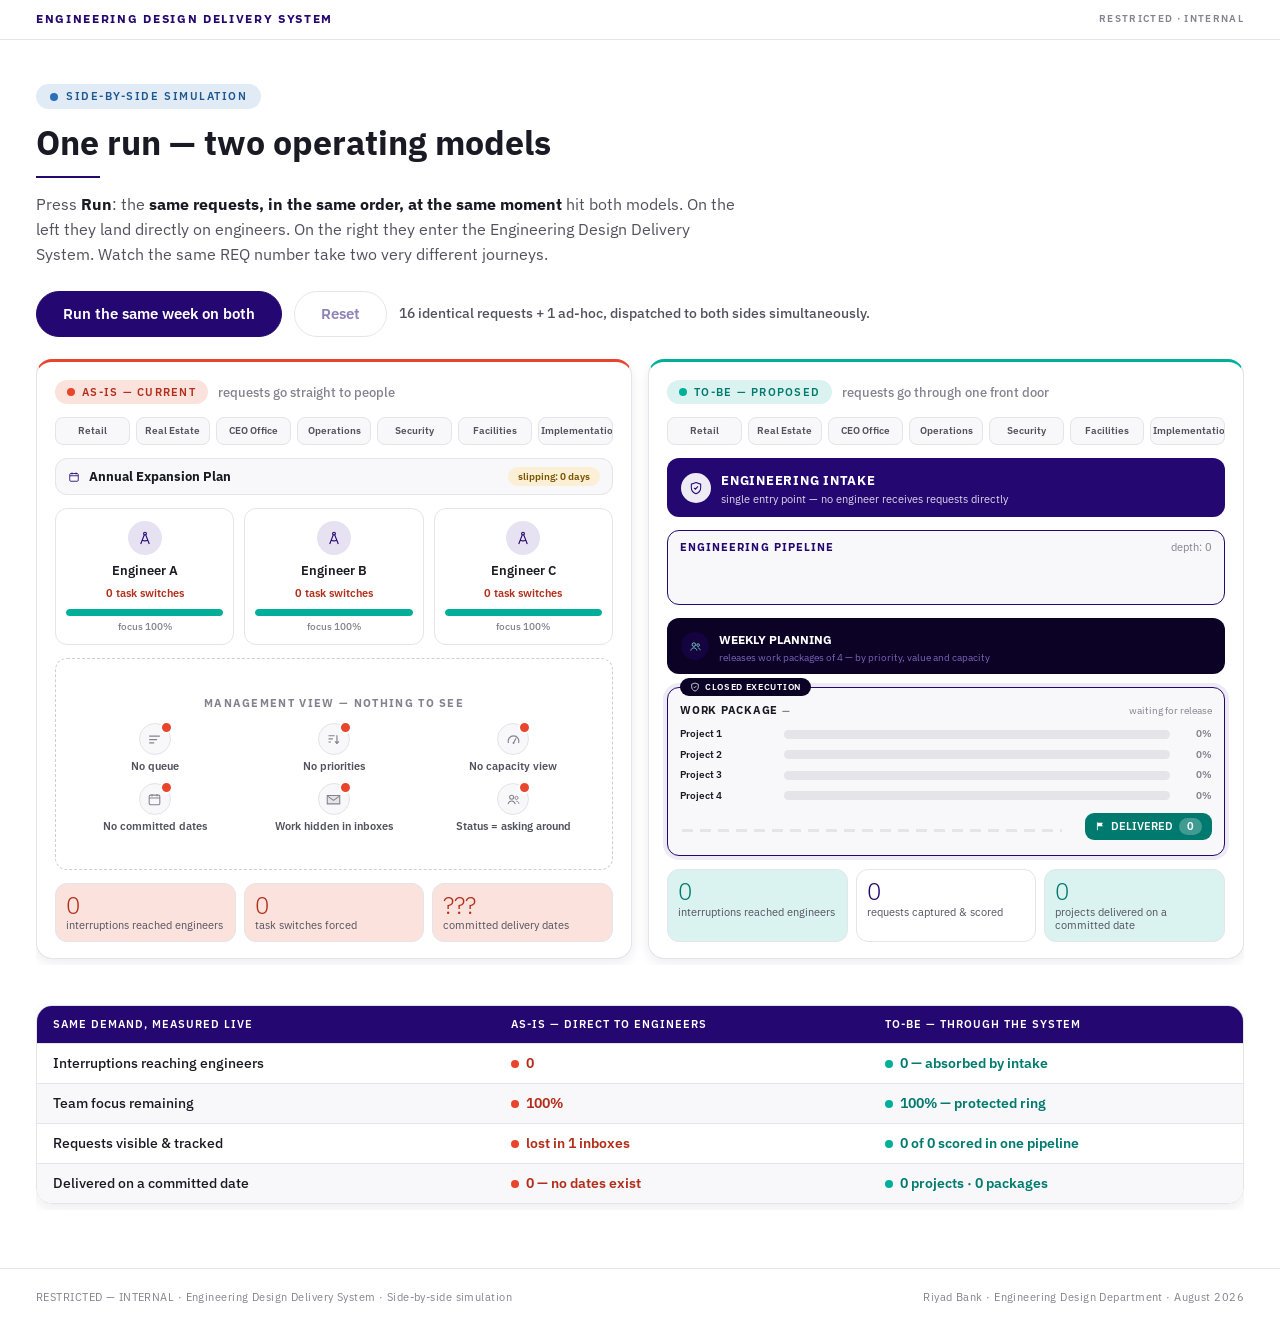
<file: operating-model-comparison.html>
<!doctype html>
<html lang="en"><head><meta charset="utf-8"><meta name="viewport" content="width=device-width, initial-scale=1"></head><body>
<title>AS-IS vs TO-BE — One Run, Two Systems</title>
<style>
  @font-face { font-family:'IBM Plex Sans'; font-style:normal; font-weight:300; src:url([data-uri]) format('woff2'); }
  @font-face { font-family:'IBM Plex Sans'; font-style:normal; font-weight:400; src:url([data-uri]) format('woff2'); }
  @font-face { font-family:'IBM Plex Sans'; font-style:normal; font-weight:500; src:url([data-uri]) format('woff2'); }
  @font-face { font-family:'IBM Plex Sans'; font-style:normal; font-weight:600; src:url([data-uri]) format('woff2'); }
  @font-face { font-family:'IBM Plex Sans'; font-style:normal; font-weight:700; src:url([data-uri]) format('woff2'); }

  :root{
    color-scheme: light;
    --paper:#FFFFFF; --paper2:#F8F8FA; --surface:#FFFFFF; --ink:#1A1A24; --muted:#52525E; --caption:#83838F;
    --line:#E4E4E9; --line-strong:#CDCDD4;
    --indigo:#250771; --indigo-2:#4A2C93; --indigo-soft:#E7E2F2;
    --teal:#00AF9A; --teal-text:#007A6E; --teal-bg:#DBF3F0;
    --red:#E8452C; --red-deep:#B32E1A; --red-soft:#FBE2DD;
    --gold:#E8A317; --gold-deep:#7A5400; --gold-soft:#FBF0D6;
    --info:#2B6FB8; --info-deep:#1F5891; --info-soft:#E1EBF6;
    --dark:#0C0226; --dark-2:#14033F;
    --shadow:0 4px 12px rgba(20,3,63,.08);
  }
  *{ box-sizing:border-box; }
  html{ scroll-behavior:smooth; }
  body{ margin:0; background:var(--paper); color:var(--ink);
    font:15px/1.55 'RB Type','Effra','IBM Plex Sans','Segoe UI',system-ui,sans-serif; -webkit-font-smoothing:antialiased; }
  h1{ font-weight:700; text-wrap:balance; margin:0; }
  p{ margin:0; }
  button{ font:inherit; cursor:pointer; }
  .num{ font-variant-numeric:tabular-nums; }
  button:focus-visible{ outline:2px solid #250771; outline-offset:2px; }

  .top{ position:sticky; top:0; z-index:40; background:rgba(255,255,255,.9); backdrop-filter:blur(10px); border-bottom:1px solid var(--line); }
  .top-inner{ max-width:1320px; margin-inline:auto; display:flex; align-items:center; gap:16px; padding:10px clamp(16px,3vw,36px); }
  .wordmark{ font-weight:700; letter-spacing:.14em; font-size:12px; color:var(--indigo); white-space:nowrap; }
  .classif{ margin-left:auto; color:var(--caption); font-size:9.5px; letter-spacing:.14em; font-weight:600; white-space:nowrap; }

  .wrap{ max-width:1320px; margin-inline:auto; padding:44px clamp(16px,3vw,36px) 24px; }
  .kicker{ display:inline-flex; align-items:center; gap:8px; font-size:11px; font-weight:600; letter-spacing:.14em;
    text-transform:uppercase; padding:4px 14px; border-radius:999px; background:var(--info-soft); color:var(--info-deep); }
  .kicker::before{ content:''; width:8px; height:8px; border-radius:50%; background:var(--info); }
  h1{ font-size:clamp(26px,3.4vw,34px); line-height:1.15; margin-top:14px; }
  h1::after{ content:''; display:block; width:64px; height:2px; background:var(--indigo); margin-top:14px; }
  .lede{ color:var(--muted); font-size:16px; max-width:70ch; margin-top:14px; }
  .lede b{ color:var(--ink); }

  /* controls */
  .controls{ display:flex; align-items:center; gap:12px; flex-wrap:wrap; margin-top:24px; }
  .btn{ border:1px solid var(--line-strong); background:var(--surface); color:var(--indigo); font-weight:600;
    font-size:14.5px; border-radius:999px; padding:11px 26px; transition:background .16s cubic-bezier(.4,0,.2,1); }
  .btn:hover{ background:var(--indigo-soft); }
  .btn.primary{ background:#250771; border-color:#250771; color:#fff; }
  .btn.primary:hover{ background:#1B0658; }
  .btn[disabled]{ opacity:.5; cursor:default; pointer-events:none; }
  .run-status{ font-size:13.5px; color:var(--muted); font-weight:500; }
  .run-status b{ color:var(--indigo); }

  /* duel layout */
  .scrollbox{ overflow-x:auto; padding-bottom:6px; margin-top:22px; }
  .duel{ display:grid; grid-template-columns:1fr 1fr; gap:16px; min-width:1150px; align-items:stretch; }
  .panel{ position:relative; background:var(--surface); border:1px solid var(--line); border-radius:16px;
    padding:18px 18px 16px; box-shadow:var(--shadow); display:flex; flex-direction:column; gap:13px; }
  .panel.asis{ border-top:3px solid var(--red); }
  .panel.tobe{ border-top:3px solid var(--teal); }
  .p-head{ display:flex; align-items:center; gap:10px; flex-wrap:wrap; }
  .chip{ display:inline-flex; align-items:center; gap:7px; font-size:10.5px; font-weight:600; letter-spacing:.12em;
    text-transform:uppercase; padding:4px 12px; border-radius:999px; }
  .chip::before{ content:''; width:8px; height:8px; border-radius:50%; }
  .chip.late{ background:var(--red-soft); color:var(--red-deep); } .chip.late::before{ background:var(--red); }
  .chip.ok{ background:var(--teal-bg); color:var(--teal-text); } .chip.ok::before{ background:var(--teal); }
  .p-head .note{ font-size:12.5px; color:var(--caption); font-weight:500; }
  .ic{ width:1em; height:1em; flex:none; display:inline-block; vertical-align:-.12em; }

  .srcrow{ display:flex; gap:6px; flex-wrap:nowrap; }
  .src{ flex:1; text-align:center; background:var(--paper2); border:1px solid var(--line); border-radius:8px;
    padding:5px 2px; font-size:10px; font-weight:600; color:var(--muted); white-space:nowrap; overflow:hidden; }

  .mail{ position:absolute; left:0; top:0; z-index:8; width:20px; height:20px; color:var(--red); pointer-events:none;
    filter:drop-shadow(0 2px 3px rgba(20,3,63,.25)); }
  .mail.calm{ color:var(--gold); }
  .ghost{ position:absolute; left:0; top:0; z-index:8; pointer-events:none; }

  /* AS-IS internals */
  .plan-mini{ display:flex; align-items:center; gap:9px; background:var(--paper2); border:1px solid var(--line);
    border-radius:12px; padding:8px 12px; font-size:12px; }
  .plan-mini b{ font-size:12.5px; }
  .plan-mini .tag{ margin-left:auto; background:var(--gold-soft); color:var(--gold-deep); border-radius:999px;
    padding:2px 10px; font-size:10px; font-weight:600; }
  .engs{ display:grid; grid-template-columns:repeat(3,1fr); gap:10px; }
  .eng{ background:var(--surface); border:1px solid var(--line); border-radius:12px; padding:12px 10px 10px;
    text-align:center; transition:border-color .16s, box-shadow .16s; }
  .eng .avatar{ width:34px; height:34px; margin:0 auto 6px; border-radius:50%; background:var(--indigo-soft);
    display:flex; align-items:center; justify-content:center; color:var(--indigo); font-size:16px; }
  .eng .name{ font-weight:600; font-size:12.5px; }
  .eng .sw{ font-size:11px; color:var(--red-deep); font-weight:600; margin-top:4px; }
  .eng .focus{ margin-top:7px; height:7px; border-radius:999px; background:var(--line); overflow:hidden; }
  .eng .focus i{ display:block; height:100%; width:100%; border-radius:999px; background:var(--teal); transition:width .3s, background .3s; }
  .eng .fl{ font-size:10px; color:var(--caption); margin-top:3px; font-weight:500; }
  .eng.hit{ border-color:var(--red); box-shadow:0 0 0 3px rgba(232,69,44,.22); }
  .eng.hit .avatar{ background:var(--red-soft); color:var(--red); }

  /* TO-BE internals */
  .intake{ display:flex; align-items:center; gap:10px; background:#250771; color:#fff; border-radius:12px; padding:10px 14px; }
  .intake .fi{ width:30px; height:30px; border-radius:50%; background:rgba(255,255,255,.92); color:#250771;
    display:flex; align-items:center; justify-content:center; font-size:14px; flex:none; }
  .intake b{ font-size:12.5px; letter-spacing:.06em; }
  .intake small{ display:block; font-size:10.5px; opacity:.85; }
  .pipe-row{ border:1.5px solid var(--indigo); border-radius:12px; background:var(--paper2); padding:8px 12px; }
  .pipe-row .ph{ display:flex; justify-content:space-between; align-items:baseline; }
  .pipe-row .ph b{ font-size:10.5px; letter-spacing:.1em; color:var(--indigo); }
  .pipe-row .ph span{ font-size:10.5px; color:var(--caption); }
  .queue{ display:flex; gap:6px; margin-top:6px; min-height:34px; flex-wrap:wrap; }
  .rchip{ background:var(--surface); border:1px solid var(--line); border-radius:8px; padding:2px 8px;
    font-size:10px; font-weight:600; line-height:1.3; }
  .rchip small{ display:block; font-weight:400; color:var(--caption); font-size:9px; }
  .rchip.gold{ border-color:var(--gold); background:var(--gold-soft); color:var(--gold-deep); }
  .rchip.entering{ animation:chipIn .3s cubic-bezier(.4,0,.2,1); }
  @keyframes chipIn{ from{ opacity:0; transform:translateY(-7px);} to{ opacity:1; transform:none;} }
  .gate{ display:flex; align-items:center; gap:10px; background:var(--dark); color:#fff; border-radius:12px; padding:9px 14px; }
  .gate .fi{ width:28px; height:28px; border-radius:50%; background:var(--dark-2); color:#7ED4CA;
    display:flex; align-items:center; justify-content:center; font-size:13px; flex:none; }
  .gate b{ font-size:12px; }
  .gate small{ display:block; font-size:10px; color:#7A63B8; }
  .gate.pulse{ animation:gateP .8s cubic-bezier(.4,0,.2,1); }
  @keyframes gateP{ 40%{ box-shadow:0 0 0 5px rgba(0,175,154,.4);} }
  .exec{ position:relative; border:1.6px solid var(--indigo); border-radius:12px; background:var(--paper2);
    padding:14px 12px 10px; box-shadow:0 0 0 4px rgba(37,7,113,.08); transition:box-shadow .3s, border-color .3s; }
  .exec.blocked{ border-color:var(--red); box-shadow:0 0 0 5px rgba(232,69,44,.22); }
  .exec .shieldtag{ position:absolute; top:-10px; left:12px; background:var(--dark); color:#fff; border-radius:999px;
    padding:2px 10px; font-size:8.5px; font-weight:600; letter-spacing:.08em; display:inline-flex; gap:5px; align-items:center; }
  .exec .eh{ display:flex; justify-content:space-between; align-items:baseline; margin-bottom:7px; }
  .exec .eh b{ font-size:11px; letter-spacing:.07em; }
  .exec .eh span{ font-size:10px; color:var(--caption); }
  .plines{ display:flex; flex-direction:column; gap:5px; }
  .pline{ display:grid; grid-template-columns:96px 1fr 34px; gap:8px; align-items:center; font-size:10px; font-weight:600; }
  .pline .tube{ height:9px; border-radius:999px; background:var(--line); overflow:hidden; }
  .pline .fill{ display:block; height:100%; width:0%; border-radius:999px; background:var(--teal); }
  .pline em{ font-style:normal; color:var(--caption); text-align:right; }
  .pline.gold span:first-child{ color:var(--gold-deep); }
  .pline.gold .fill{ background:var(--gold); }
  .pline.held span:first-child{ color:var(--caption); }
  .road{ position:relative; margin-top:10px; height:32px; }
  .road .line{ position:absolute; left:2px; right:150px; top:50%; height:2.5px;
    background:repeating-linear-gradient(90deg, var(--line) 0 11px, transparent 11px 18px); }
  .truck{ position:absolute; top:2px; left:0; display:flex; align-items:center; gap:6px; background:var(--dark);
    color:#fff; border-radius:999px; padding:3px 10px; font-size:10px; font-weight:600; white-space:nowrap; opacity:0; }
  .dest{ position:absolute; right:0; top:0; display:flex; align-items:center; gap:6px; background:#007A6E; color:#fff;
    border-radius:9px; padding:5px 10px; font-size:10.5px; font-weight:600; }
  .dest .cnt{ background:rgba(255,255,255,.25); border-radius:999px; padding:0 8px; }

  .noview{ flex:1; display:flex; flex-direction:column; justify-content:center; gap:11px;
    border:1.5px dashed var(--line-strong); border-radius:12px; padding:13px 12px; min-height:86px; }
  .noview b{ font-size:11px; letter-spacing:.12em; color:var(--caption); text-transform:uppercase; text-align:center; }
  .nv-grid{ display:grid; grid-template-columns:repeat(3,1fr); gap:10px 6px; }
  .nv{ display:flex; flex-direction:column; align-items:center; gap:5px; text-align:center; }
  .nv .nvi{ position:relative; width:32px; height:32px; border-radius:50%; background:var(--paper2);
    border:1px solid var(--line); display:flex; align-items:center; justify-content:center; color:var(--caption); font-size:15px; }
  .nv .nvi::after{ content:''; position:absolute; top:-3px; right:-3px; width:9px; height:9px; border-radius:50%;
    background:var(--red); border:2px solid var(--surface); }
  .nv span{ font-size:10.5px; font-weight:600; color:var(--muted); line-height:1.25; }
  .mini-stats{ display:grid; grid-template-columns:repeat(3,1fr); gap:8px; margin-top:auto; }
  .ms{ border:1px solid var(--line); border-radius:12px; padding:8px 10px; background:var(--surface); }
  .ms .v{ font-size:24px; font-weight:300; line-height:1.1; font-variant-numeric:tabular-nums; }
  .ms .l{ font-size:10.5px; color:var(--muted); margin-top:1px; line-height:1.3; }
  .ms.bad{ background:var(--red-soft); border-color:var(--line);} .ms.bad .v{ color:var(--red-deep); }
  .ms.good{ background:var(--teal-bg);} .ms.good .v{ color:var(--teal-text); }
  .ms.plain .v{ color:var(--indigo); }

  /* scoreboard */
  .score{ margin-top:18px; border:1px solid var(--line); border-radius:16px; overflow:hidden; box-shadow:var(--shadow); min-width:1150px; }
  .score table{ width:100%; border-collapse:collapse; font-size:13.5px; background:var(--surface); }
  .score th{ background:#250771; color:#fff; font-size:11px; font-weight:600; letter-spacing:.09em; text-transform:uppercase;
    text-align:left; padding:10px 16px; }
  .score th:nth-child(2), .score td:nth-child(2){ width:31%; }
  .score th:nth-child(3), .score td:nth-child(3){ width:31%; }
  .score td{ padding:9px 16px; border-top:1px solid var(--line); }
  .score tr:nth-child(even) td{ background:var(--paper2); }
  .score td:first-child{ font-weight:500; }
  .score td:nth-child(2){ color:var(--red-deep); font-weight:600; }
  .score td:nth-child(3){ color:var(--teal-text); font-weight:600; }
  .sdot{ display:inline-block; width:8px; height:8px; border-radius:50%; margin-right:7px; vertical-align:.02em; }

  .verdict{ margin-top:18px; background:var(--dark-2); color:#fff; border-radius:16px; padding:16px 22px;
    font-size:15px; text-align:center; display:none; }
  .verdict b{ color:#7ED4CA; }
  .verdict.show{ display:block; animation:chipIn .3s cubic-bezier(.4,0,.2,1); }

  footer.site{ margin-top:34px; padding:20px clamp(16px,3vw,36px); color:var(--caption); font-size:11px; letter-spacing:.04em;
    display:flex; justify-content:space-between; gap:12px; flex-wrap:wrap; border-top:1px solid var(--line); }

  @media (prefers-reduced-motion: reduce){
    *,*::before,*::after{ animation-duration:.001s !important; transition-duration:.001s !important; }
  }
</style>

<svg width="0" height="0" style="position:absolute" aria-hidden="true"><defs>
  <symbol id="i-mail" viewBox="0 0 24 24"><path d="M2 5.5h20v13.5H2z" fill="currentColor" opacity=".16"/><path d="M2 5.5h20v13.5H2z" fill="none" stroke="currentColor" stroke-width="1.7"/><path d="M2.5 6.5 12 13.5 21.5 6.5" fill="none" stroke="currentColor" stroke-width="1.7"/></symbol>
  <symbol id="i-shield" viewBox="0 0 24 24"><path d="M12 2.5 20 5.5v6c0 4.8-3.3 8.6-8 10.4C7.3 20.1 4 16.3 4 11.5v-6z" fill="none" stroke="currentColor" stroke-width="1.8"/><path d="M8.6 11.6l2.4 2.4 4.4-4.6" fill="none" stroke="currentColor" stroke-width="1.8"/></symbol>
  <symbol id="i-lock" viewBox="0 0 24 24"><rect x="5" y="10.5" width="14" height="10" rx="2" fill="none" stroke="currentColor" stroke-width="1.8"/><path d="M8.2 10.5V7.6a3.8 3.8 0 0 1 7.6 0v2.9" fill="none" stroke="currentColor" stroke-width="1.8"/></symbol>
  <symbol id="i-users" viewBox="0 0 24 24"><circle cx="9" cy="8.5" r="3.2" fill="none" stroke="currentColor" stroke-width="1.7"/><path d="M3.3 19.5c.6-3.2 2.9-5 5.7-5s5.1 1.8 5.7 5" fill="none" stroke="currentColor" stroke-width="1.7"/><circle cx="16.8" cy="9.4" r="2.5" fill="none" stroke="currentColor" stroke-width="1.5"/><path d="M16.4 14.6c2.4.2 4 1.8 4.4 4.4" fill="none" stroke="currentColor" stroke-width="1.5"/></symbol>
  <symbol id="i-compass" viewBox="0 0 24 24"><circle cx="12" cy="5.4" r="2.1" fill="none" stroke="currentColor" stroke-width="1.7"/><path d="M10.9 7.3 5.6 21M13.1 7.3 18.4 21M8.2 15.2c2.4 1.3 5.2 1.3 7.6 0" fill="none" stroke="currentColor" stroke-width="1.7"/></symbol>
  <symbol id="i-flag" viewBox="0 0 24 24"><path d="M5.5 3v18" stroke="currentColor" stroke-width="1.9" fill="none"/><path d="M5.5 4h12.6l-2.3 4 2.3 4H5.5z" fill="currentColor"/></symbol>
  <symbol id="i-box" viewBox="0 0 24 24"><path d="M3.5 8 12 3.5 20.5 8v8L12 20.5 3.5 16z" fill="none" stroke="currentColor" stroke-width="1.7"/><path d="M3.5 8 12 12.5 20.5 8M12 12.5v8" fill="none" stroke="currentColor" stroke-width="1.7"/></symbol>
  <symbol id="i-bolt" viewBox="0 0 24 24"><path d="M13.2 2.5 5.4 13.4h4.9L8.6 21.5l8-11.4h-5z" fill="currentColor"/></symbol>
  <symbol id="i-cal" viewBox="0 0 24 24"><rect x="3.5" y="5" width="17" height="15.5" rx="2" fill="none" stroke="currentColor" stroke-width="1.7"/><path d="M3.5 9.5h17M8 3v4M16 3v4" stroke="currentColor" stroke-width="1.7" fill="none"/></symbol>
  <symbol id="i-truck" viewBox="0 0 24 24"><path d="M2.5 6.5H14v9.5H2.5zM14 10h3.8l2.7 3v3H14z" fill="none" stroke="currentColor" stroke-width="1.7"/><circle cx="6.6" cy="17.6" r="1.9" fill="none" stroke="currentColor" stroke-width="1.6"/><circle cx="17" cy="17.6" r="1.9" fill="none" stroke="currentColor" stroke-width="1.6"/></symbol>
  <symbol id="i-stream" viewBox="0 0 24 24"><path d="M3.5 6.5h17M3.5 12h12.5M3.5 17.5h8" stroke="currentColor" stroke-width="2" fill="none"/></symbol>
  <symbol id="i-sort" viewBox="0 0 24 24"><path d="M4 6h10M4 11h7M4 16h4M17.5 5v13.5m0 0L14.5 15m3 3.5 3-3.5" fill="none" stroke="currentColor" stroke-width="1.9"/></symbol>
  <symbol id="i-gauge" viewBox="0 0 24 24"><path d="M4 17.5a8.5 8.5 0 1 1 16 0" fill="none" stroke="currentColor" stroke-width="1.8"/><path d="M12 17.5 16 10" stroke="currentColor" stroke-width="1.9"/><circle cx="12" cy="17.5" r="1.5" fill="currentColor"/></symbol>
</defs></svg>

<header class="top">
  <div class="top-inner">
    <span class="wordmark">ENGINEERING DESIGN DELIVERY SYSTEM</span>
    <span class="classif">RESTRICTED · INTERNAL</span>
  </div>
</header>

<main class="wrap">
  <span class="kicker">Side-by-side simulation</span>
  <h1>One run — two operating models</h1>
  <p class="lede">Press <b>Run</b>: the <b>same requests, in the same order, at the same moment</b> hit both models.
    On the left they land directly on engineers. On the right they enter the Engineering Design Delivery System.
    Watch the same REQ number take two very different journeys.</p>

  <div class="controls">
    <button class="btn primary" id="runBtn">Run the same week on both</button>
    <button class="btn" id="resetBtn" disabled>Reset</button>
    <span class="run-status" id="runStatus">16 identical requests + 1 ad-hoc, dispatched to both sides simultaneously.</span>
  </div>

  <div class="scrollbox">
    <div class="duel">

      <!-- ================= AS-IS ================= -->
      <div class="panel asis" id="stageL">
        <div class="p-head">
          <span class="chip late">AS-IS — Current</span>
          <span class="note">requests go straight to people</span>
        </div>
        <div class="srcrow" id="srcL"></div>
        <div class="plan-mini">
          <svg class="ic" viewBox="0 0 24 24" style="color:var(--indigo)"><use href="#i-cal"/></svg>
          <b>Annual Expansion Plan</b>
          <span class="tag" id="slipTag">slipping: 0 days</span>
        </div>
        <div class="engs" id="engs">
          <div class="eng"><div class="avatar"><svg class="ic" viewBox="0 0 24 24"><use href="#i-compass"/></svg></div>
            <div class="name">Engineer A</div><div class="sw num"><span>0</span> task switches</div>
            <div class="focus"><i style="width:100%"></i></div><div class="fl">focus <span class="num">100</span>%</div></div>
          <div class="eng"><div class="avatar"><svg class="ic" viewBox="0 0 24 24"><use href="#i-compass"/></svg></div>
            <div class="name">Engineer B</div><div class="sw num"><span>0</span> task switches</div>
            <div class="focus"><i style="width:100%"></i></div><div class="fl">focus <span class="num">100</span>%</div></div>
          <div class="eng"><div class="avatar"><svg class="ic" viewBox="0 0 24 24"><use href="#i-compass"/></svg></div>
            <div class="name">Engineer C</div><div class="sw num"><span>0</span> task switches</div>
            <div class="focus"><i style="width:100%"></i></div><div class="fl">focus <span class="num">100</span>%</div></div>
        </div>
        <div class="noview">
          <b>Management view — nothing to see</b>
          <div class="nv-grid">
            <div class="nv"><span class="nvi"><svg class="ic" viewBox="0 0 24 24"><use href="#i-stream"/></svg></span><span>No queue</span></div>
            <div class="nv"><span class="nvi"><svg class="ic" viewBox="0 0 24 24"><use href="#i-sort"/></svg></span><span>No priorities</span></div>
            <div class="nv"><span class="nvi"><svg class="ic" viewBox="0 0 24 24"><use href="#i-gauge"/></svg></span><span>No capacity view</span></div>
            <div class="nv"><span class="nvi"><svg class="ic" viewBox="0 0 24 24"><use href="#i-cal"/></svg></span><span>No committed dates</span></div>
            <div class="nv"><span class="nvi"><svg class="ic" viewBox="0 0 24 24"><use href="#i-mail"/></svg></span><span>Work hidden in inboxes</span></div>
            <div class="nv"><span class="nvi"><svg class="ic" viewBox="0 0 24 24"><use href="#i-users"/></svg></span><span>Status = asking around</span></div>
          </div>
        </div>
        <div class="mini-stats">
          <div class="ms bad"><div class="v num" id="lInt">0</div><div class="l">interruptions reached engineers</div></div>
          <div class="ms bad"><div class="v num" id="lSw">0</div><div class="l">task switches forced</div></div>
          <div class="ms bad"><div class="v">???</div><div class="l">committed delivery dates</div></div>
        </div>
      </div>

      <!-- ================= TO-BE ================= -->
      <div class="panel tobe" id="stageR">
        <div class="p-head">
          <span class="chip ok">TO-BE — Proposed</span>
          <span class="note">requests go through one front door</span>
        </div>
        <div class="srcrow" id="srcR"></div>
        <div class="intake" id="intake">
          <span class="fi"><svg class="ic" viewBox="0 0 24 24"><use href="#i-shield"/></svg></span>
          <span><b>ENGINEERING INTAKE</b><small>single entry point — no engineer receives requests directly</small></span>
        </div>
        <div class="pipe-row">
          <div class="ph"><b>ENGINEERING PIPELINE</b><span class="num">depth: <span id="depth">0</span></span></div>
          <div class="queue" id="queue"></div>
        </div>
        <div class="gate" id="gate">
          <span class="fi"><svg class="ic" viewBox="0 0 24 24"><use href="#i-users"/></svg></span>
          <span><b>WEEKLY PLANNING</b><small>releases work packages of 4 — by priority, value and capacity</small></span>
        </div>
        <div class="exec" id="exec">
          <span class="shieldtag"><svg class="ic" viewBox="0 0 24 24" style="width:10px;height:10px"><use href="#i-shield"/></svg> CLOSED EXECUTION</span>
          <div class="eh"><b>WORK PACKAGE <span class="num" id="pkgNo">—</span></b><span id="execState">waiting for release</span></div>
          <div class="plines" id="plines">
            <div class="pline"><span>Project 1</span><span class="tube"><span class="fill"></span></span><em class="num">0%</em></div>
            <div class="pline"><span>Project 2</span><span class="tube"><span class="fill"></span></span><em class="num">0%</em></div>
            <div class="pline"><span>Project 3</span><span class="tube"><span class="fill"></span></span><em class="num">0%</em></div>
            <div class="pline"><span>Project 4</span><span class="tube"><span class="fill"></span></span><em class="num">0%</em></div>
          </div>
          <div class="road">
            <span class="line"></span>
            <span class="truck" id="truck"><svg class="ic" viewBox="0 0 24 24"><use href="#i-truck"/></svg> Package <span class="num" id="truckPkg"></span></span>
            <span class="dest"><svg class="ic" viewBox="0 0 24 24"><use href="#i-flag"/></svg> DELIVERED <span class="cnt num" id="pkgDone">0</span></span>
          </div>
        </div>
        <div class="mini-stats">
          <div class="ms good"><div class="v num" id="rInt">0</div><div class="l">interruptions reached engineers</div></div>
          <div class="ms plain"><div class="v num" id="rCap">0</div><div class="l">requests captured &amp; scored</div></div>
          <div class="ms good"><div class="v num" id="rProj">0</div><div class="l">projects delivered on a committed date</div></div>
        </div>
      </div>

    </div>
  </div>

  <!-- scoreboard -->
  <div class="scrollbox"><div class="score">
    <table aria-label="Live comparison of both operating models">
      <thead><tr><th>Same demand, measured live</th><th>AS-IS — direct to engineers</th><th>TO-BE — through the system</th></tr></thead>
      <tbody>
        <tr><td>Interruptions reaching engineers</td>
          <td><span class="sdot" style="background:var(--red)"></span><span class="num" id="sIntL">0</span></td>
          <td><span class="sdot" style="background:var(--teal)"></span><span class="num">0</span> — absorbed by intake</td></tr>
        <tr><td>Team focus remaining</td>
          <td><span class="sdot" style="background:var(--red)"></span><span class="num" id="sFocL">100</span>%</td>
          <td><span class="sdot" style="background:var(--teal)"></span><span class="num">100</span>% — protected ring</td></tr>
        <tr><td>Requests visible &amp; tracked</td>
          <td><span class="sdot" style="background:var(--red)"></span>lost in <span class="num" id="sLostL">0</span> inboxes</td>
          <td><span class="sdot" style="background:var(--teal)"></span><span class="num" id="sTrackR">0</span> of <span class="num" id="sTotR">0</span> scored in one pipeline</td></tr>
        <tr><td>Delivered on a committed date</td>
          <td><span class="sdot" style="background:var(--red)"></span><span id="sDelL">0 — no dates exist</span></td>
          <td><span class="sdot" style="background:var(--teal)"></span><span id="sDelR">0 projects · 0 packages</span></td></tr>
      </tbody>
    </table>
  </div></div>

  <div class="verdict" id="verdict"></div>
</main>

<footer class="site">
  <span>RESTRICTED — INTERNAL · Engineering Design Delivery System · Side-by-side simulation</span>
  <span>Riyad Bank · Engineering Design Department · August 2026</span>
</footer>

<script>
(function(){
  'use strict';
  const reduced = matchMedia('(prefers-reduced-motion: reduce)').matches;
  const $ = s => document.querySelector(s);
  const $$ = s => Array.from(document.querySelectorAll(s));
  const DEPTS = ['Retail','Real Estate','CEO Office','Operations','Security','Facilities','Implementation'];
  const N = 16, BATCH = 4, SPAWN_MS = 1400;
  const wait = ms => new Promise(r => setTimeout(r, reduced ? 20 : ms));

  // build the two identical source rows
  for (const id of ['srcL','srcR']) DEPTS.forEach(d => {
    const el = document.createElement('span');
    el.className = 'src'; el.textContent = d; el.dataset.dept = d;
    document.getElementById(id).appendChild(el);
  });

  const stageL = $('#stageL'), stageR = $('#stageR');
  const engs = $$('#engs .eng');
  const intake = $('#intake'), queue = $('#queue'), gate = $('#gate'), exec = $('#exec');
  const plines = $$('#plines .pline');
  const fills = plines.map(p => p.querySelector('.fill'));
  const pcts = plines.map(p => p.querySelector('em'));
  const labels = plines.map(p => p.querySelector('span'));
  const LBLS = ['Project 1','Project 2','Project 3','Project 4'];
  const truck = $('#truck'), dest = $('#stageR .dest'), road = $('#stageR .road');

  const st = {
    running:false, spawned:0, timers:[],
    lInt:0, lSw:[0,0,0], lFocus:[100,100,100], slip:0,
    rCap:0, depth:0, pkgs:0, projDone:0, heldPending:0, busy:false, done:false
  };

  function pos(el, container){
    const r = el.getBoundingClientRect(), c = container.getBoundingClientRect();
    return { x: r.left - c.left + r.width/2, y: r.top - c.top + r.height/2 };
  }
  function fly(container, html, from, to, ms){
    return new Promise(res => {
      const g = document.createElement('div');
      g.className = 'ghost'; g.innerHTML = html;
      container.appendChild(g);
      g.animate([
        { transform:`translate(${from.x-10}px,${from.y-10}px)`, opacity:.2 },
        { transform:`translate(${from.x-10}px,${from.y-10}px)`, opacity:1, offset:.12 },
        { transform:`translate(${to.x-10}px,${to.y-10}px)`, opacity:1 }
      ], { duration: reduced ? 20 : ms, easing:'cubic-bezier(.4,0,.2,1)' }).onfinish = () => { g.remove(); res(); };
    });
  }
  const MAIL_R = '<svg class="mail" viewBox="0 0 24 24" style="position:static"><use href="#i-mail"/></svg>';
  const MAIL_G = '<svg class="mail calm" viewBox="0 0 24 24" style="position:static"><use href="#i-mail"/></svg>';
  const BOLT = '<svg class="ic" viewBox="0 0 24 24"><use href="#i-bolt"/></svg>';

  function srcOf(container, dept){
    return container.querySelector(`.src[data-dept="${dept}"]`);
  }

  /* ---------- scoreboard ---------- */
  function score(){
    $('#lInt').textContent = st.lInt;
    $('#lSw').textContent = st.lSw[0]+st.lSw[1]+st.lSw[2];
    $('#sIntL').textContent = st.lInt;
    const foc = Math.round((st.lFocus[0]+st.lFocus[1]+st.lFocus[2])/3);
    $('#sFocL').textContent = foc;
    $('#sLostL').textContent = Math.min(3, Math.max(1, Math.ceil(st.lInt/6))) ;
    $('#slipTag').textContent = 'slipping: ' + st.slip + ' days';
    $('#rInt').textContent = 0;
    $('#rCap').textContent = st.rCap;
    $('#rProj').textContent = st.projDone;
    $('#sTrackR').textContent = st.rCap;
    $('#sTotR').textContent = st.rCap;
    $('#sDelL').textContent = '0 — no dates exist';
    $('#sDelR').textContent = st.projDone + ' projects · ' + st.pkgs + ' packages';
    $('#depth').textContent = st.depth;
    $('#pkgDone').textContent = st.pkgs;
  }

  /* ---------- left side: direct interruption ---------- */
  async function hitLeft(i, dept, adhoc){
    const e = engs[i % 3];
    await fly(stageL, adhoc ? MAIL_R.replace('class="mail"','class="mail" ') : MAIL_R, pos(srcOf(stageL, dept), stageL), pos(e, stageL), 750);
    e.classList.add('hit');
    setTimeout(() => e.classList.remove('hit'), 450);
    const k = i % 3;
    st.lInt++; st.lSw[k] += adhoc ? 3 : 1;
    st.lFocus[k] = Math.max(25, st.lFocus[k] - (adhoc ? 12 : 6));
    st.slip += (i % 2 === 0) ? 1 : 0;
    e.querySelector('.sw span').textContent = st.lSw[k];
    const f = e.querySelector('.focus i');
    f.style.width = st.lFocus[k] + '%';
    f.style.background = st.lFocus[k] > 65 ? 'var(--teal)' : (st.lFocus[k] > 45 ? 'var(--gold)' : 'var(--red)');
    e.querySelector('.fl .num').textContent = st.lFocus[k];
    score();
  }

  /* ---------- right side: through the system ---------- */
  function addChip(no, dept, gold, label){
    const c = document.createElement('span');
    c.className = 'rchip entering' + (gold ? ' gold' : '');
    c.innerHTML = `<span class="num">${label || ('REQ-' + no)}</span><small>${dept}</small>`;
    if(gold) queue.insertBefore(c, queue.firstChild); else queue.appendChild(c);
    st.depth++;
    while(queue.children.length > 9) queue.children[gold ? queue.children.length-1 : 0].remove();
    score();
  }
  async function hitRight(no, dept){
    await fly(stageR, MAIL_G, pos(srcOf(stageR, dept), stageR), pos(intake, stageR), 750);
    st.rCap++;
    addChip(no, dept, false);
  }

  async function runBatch(){
    st.busy = true;
    const chips = Array.from(queue.children).slice(0, BATCH);
    const gp = pos(gate, stageR);
    await Promise.all(chips.map((c, i) => new Promise(res => {
      const r = c.getBoundingClientRect(), s = stageR.getBoundingClientRect();
      const g = c.cloneNode(true); g.classList.add('ghost'); stageR.appendChild(g);
      c.style.visibility = 'hidden';
      g.animate([
        { transform:`translate(${r.left-s.left}px,${r.top-s.top}px)`, opacity:1 },
        { transform:`translate(${gp.x-30}px,${gp.y-10}px) scale(.5)`, opacity:.2 }
      ], { duration: reduced ? 20 : 550, delay: reduced ? 0 : i*80, easing:'cubic-bezier(.4,0,.2,1)' })
        .onfinish = () => { g.remove(); res(); };
    })));
    chips.forEach(c => c.remove());
    st.depth -= chips.length;
    gate.classList.add('pulse'); await wait(700); gate.classList.remove('pulse');
    st.pkgs; // release
    const letter = String.fromCharCode(65 + st.pkgs);
    $('#pkgNo').textContent = letter; $('#truckPkg').textContent = letter;
    $('#execState').textContent = 'in execution — closed ring';
    score();
    // fill pipes
    const t0 = performance.now();
    const durs = [2100, 2450, 2800, 3100].map(d => reduced ? 60 : d);
    st.pipes = plines.map((row, i) => ({ p:0, t0, dur:durs[i], frozen:false, gold:false }));
    await new Promise(res => {
      (function tick(now){
        let all = true;
        st.pipes.forEach((pp, i) => {
          if(pp.frozen) { all = false; return; }
          pp.p = Math.min(1, (now - pp.t0) / pp.dur);
          fills[i].style.width = (pp.p * 100) + '%';
          pcts[i].textContent = Math.round(pp.p * 100) + '%';
          if(pp.p < 1) all = false;
        });
        if(all && !st.swapBusy) res(); else requestAnimationFrame(tick);
      })(t0);
    });
    $('#execState').textContent = 'QA complete — shipping';
    const distX = road.clientWidth - dest.offsetWidth - truck.offsetWidth - 10;
    await new Promise(res => truck.animate([
      { transform:'translateX(0)', opacity:0 },
      { transform:'translateX(0)', opacity:1, offset:.15 },
      { transform:`translateX(${distX}px)`, opacity:1, offset:.9 },
      { transform:`translateX(${distX}px)`, opacity:0 }
    ], { duration: reduced ? 30 : 1600, easing:'cubic-bezier(.4,0,.2,1)' }).onfinish = res);
    st.pkgs++;
    st.projDone += st.pipes.filter(p => !p.heldOut).length;
    plines.forEach((row, i) => {
      row.classList.remove('gold','held');
      labels[i].textContent = LBLS[i];
      fills[i].style.width = '0%'; pcts[i].textContent = '0%';
    });
    $('#pkgNo').textContent = '—';
    $('#execState').textContent = 'waiting for release';
    st.busy = false;
    score();
  }

  /* ---------- the shared ad-hoc event ---------- */
  async function adhocBoth(){
    // LEFT: it goes straight to Engineer B, no questions asked
    hitLeft(1, 'CEO Office', true);
    // RIGHT: it charges the ring, is blocked, and goes through governance
    if(!st.busy || !st.pipes){  // nothing executing: it simply queues (gold, priority)
      st.rCap++; addChip(null, 'CEO Office', true, 'AD-HOC'); return;
    }
    st.swapBusy = true;
    const s = stageR.getBoundingClientRect(), er = exec.getBoundingClientRect();
    const hit = { x: er.left - s.left + 30, y: er.top - s.top + er.height * .4 };
    await fly(stageR, `<span class="rchip gold">${BOLT} AD-HOC</span>`, pos(srcOf(stageR,'CEO Office'), stageR), hit, 700);
    exec.classList.add('blocked'); await wait(450); exec.classList.remove('blocked');
    const gp = pos(gate, stageR);
    await fly(stageR, `<span class="rchip gold">${BOLT} AD-HOC</span>`, hit, gp, 550);
    gate.classList.add('pulse'); await wait(650); gate.classList.remove('pulse');
    // swap lane 4: project held back to queue head, ad-hoc fills gold
    const pp = st.pipes[3];
    pp.frozen = true; pp.heldOut = true;
    plines[3].classList.add('held');
    labels[3].textContent = 'Project 4 — ON HOLD';
    await wait(500);
    addChip(null, 'held · first in next package', true, 'Project 4');
    st.rCap++;
    plines[3].classList.remove('held'); plines[3].classList.add('gold');
    labels[3].textContent = 'AD-HOC — via governance';
    pp.frozen = false; pp.gold = true; pp.p = 0; pp.t0 = performance.now(); pp.dur = reduced ? 60 : 1900;
    st.swapBusy = false;
    score();
  }

  /* ---------- engine ---------- */
  const runBtn = $('#runBtn'), resetBtn = $('#resetBtn'), status = $('#runStatus'), verdict = $('#verdict');

  function setStatus(html){ status.innerHTML = html; }

  async function engine(){
    st.running = true;
    runBtn.setAttribute('disabled','');
    resetBtn.setAttribute('disabled','');
    let reqNo = 201;
    // spawner: same request to both sides at the same instant
    for(let i = 0; i < N && st.running; i++){
      const dept = DEPTS[(i * 3) % DEPTS.length];
      const no = reqNo++;
      setStatus(`Dispatching the same demand to both sides — request <b class="num">${i+1} / ${N}</b>`);
      hitLeft(i, dept, false);
      hitRight(no, dept);
      if(i === 7) setTimeout(adhocBoth, reduced ? 60 : 900);
      await wait(SPAWN_MS);
    }
    setStatus('All demand dispatched — the right side finishes its released packages…');
    // let the right side drain what it can
    while(st.running && (st.busy || queue.children.length >= BATCH)) await wait(400);
    finish();
  }
  // batch watcher
  setInterval(() => { if(st.running && !st.busy && !st.swapBusy && queue.children.length >= BATCH) runBatch(); }, reduced ? 60 : 450);

  function finish(){
    if(!st.running) return;
    st.running = false;
    const left = queue.children.length;
    const foc = Math.round((st.lFocus[0]+st.lFocus[1]+st.lFocus[2])/3);
    verdict.innerHTML = `<b>Same ${st.lInt} requests. Two systems.</b> &nbsp;AS-IS: ${st.lInt} interruptions, ` +
      `${st.lSw[0]+st.lSw[1]+st.lSw[2]} forced task switches, focus down to ${foc}%, zero committed dates. ` +
      `&nbsp;TO-BE: <b>0 interruptions</b>, <b>${st.projDone} projects delivered in ${st.pkgs} packages</b> on committed dates` +
      (left ? `, and <b>${left} request${left>1?'s':''} waiting safely in the pipeline</b> with a known position.` : '.');
    verdict.classList.add('show');
    setStatus('Run complete — press Reset to run it again.');
    resetBtn.removeAttribute('disabled');
  }

  function reset(){
    st.running = false; st.spawned = 0; st.lInt = 0; st.lSw = [0,0,0]; st.lFocus = [100,100,100]; st.slip = 0;
    st.rCap = 0; st.depth = 0; st.pkgs = 0; st.projDone = 0; st.busy = false; st.swapBusy = false; st.pipes = null;
    queue.innerHTML = '';
    engs.forEach(e => {
      e.querySelector('.sw span').textContent = 0;
      const f = e.querySelector('.focus i'); f.style.width = '100%'; f.style.background = 'var(--teal)';
      e.querySelector('.fl .num').textContent = 100;
    });
    plines.forEach((row, i) => { row.classList.remove('gold','held'); labels[i].textContent = LBLS[i];
      fills[i].style.width = '0%'; pcts[i].textContent = '0%'; });
    $('#pkgNo').textContent = '—'; $('#execState').textContent = 'waiting for release';
    verdict.classList.remove('show');
    score();
    setStatus('16 identical requests + 1 ad-hoc, dispatched to both sides simultaneously.');
    runBtn.removeAttribute('disabled');
    resetBtn.setAttribute('disabled','');
  }

  runBtn.addEventListener('click', () => { reset(); engine(); });
  resetBtn.addEventListener('click', reset);
  score();
})();
</script>

</body></html>
</file>
<file: auto-parking-planner/styles.css>
/* ═══════════════════════════════════════════════════════════════════
   Auto Parking Planner — styles.css
   Layout: top bar + 3 columns (inputs | plan | results).
   All SVG plan geometry is styled via presentation attributes in app.js
   so that exported SVG files are self-contained; this stylesheet only
   styles the application chrome.
   ═══════════════════════════════════════════════════════════════════ */

:root {
  --bg: #eef1f5;
  --panel: #ffffff;
  --ink: #1f2937;
  --muted: #6b7280;
  --line: #dde3ea;
  --accent: #2f6fed;
  --accent-ink: #ffffff;
  --danger: #d64545;
  --ok: #1e9e5a;
  --warn: #d97706;
  --topbar-h: 48px;
  --left-w: 330px;
  --right-w: 312px;
  --radius: 8px;
  --shadow: 0 1px 2px rgba(15, 23, 42, .06), 0 4px 14px rgba(15, 23, 42, .07);
  --font: "Segoe UI", "Helvetica Neue", Arial, sans-serif;
}

* { margin: 0; padding: 0; box-sizing: border-box; }

html, body { height: 100%; }

body {
  font-family: var(--font);
  font-size: 13px;
  color: var(--ink);
  background: var(--bg);
  overflow: hidden;
}

.is-hidden { display: none !important; }

/* ── App grid ─────────────────────────────────────────────────────── */
#app {
  display: grid;
  grid-template-rows: var(--topbar-h) 1fr;
  grid-template-columns: var(--left-w) 1fr var(--right-w);
  grid-template-areas:
    "top top top"
    "left center right";
  height: 100vh;
}

/* ── Top bar ──────────────────────────────────────────────────────── */
#topbar {
  grid-area: top;
  display: flex;
  align-items: center;
  gap: 16px;
  padding: 0 14px;
  background: #14213d;
  color: #fff;
  box-shadow: var(--shadow);
  z-index: 30;
}
.brand { display: flex; align-items: center; gap: 8px; font-weight: 700; font-size: 15px; letter-spacing: .3px; }
.topbar-mid { flex: 1; text-align: center; font-size: 13px; color: #cbd5e1; overflow: hidden; text-overflow: ellipsis; white-space: nowrap; }
.topbar-actions { display: flex; gap: 6px; }
.tb-btn {
  border: 1px solid rgba(255, 255, 255, .25);
  background: rgba(255, 255, 255, .08);
  color: #fff;
  border-radius: 6px;
  padding: 5px 10px;
  font-size: 12px;
  cursor: pointer;
}
.tb-btn:hover { background: rgba(255, 255, 255, .18); }
.tb-btn.primary { background: var(--accent); border-color: var(--accent); }
.tb-btn.primary:hover { background: #4b83f0; }
.tb-btn:disabled { opacity: .4; cursor: default; }
.narrow-only { display: none; }

/* ── Side panels ──────────────────────────────────────────────────── */
#leftPanel  { grid-area: left; }
#rightPanel { grid-area: right; }

#leftPanel, #rightPanel {
  background: var(--panel);
  border-right: 1px solid var(--line);
  overflow-y: auto;
  overflow-x: hidden;
  padding: 10px;
  scrollbar-width: thin;
}
#rightPanel { border-right: none; border-left: 1px solid var(--line); }

/* Collapsible sections */
.sec {
  border: 1px solid var(--line);
  border-radius: var(--radius);
  margin-bottom: 8px;
  background: #fff;
}
.sec > summary {
  list-style: none;
  cursor: pointer;
  padding: 9px 12px;
  font-weight: 600;
  font-size: 12.5px;
  color: #23324d;
  user-select: none;
  display: flex;
  align-items: center;
}
.sec > summary::-webkit-details-marker { display: none; }
.sec > summary::before {
  content: "▸";
  margin-right: 7px;
  font-size: 11px;
  color: var(--muted);
  transition: transform .15s;
}
.sec[open] > summary::before { transform: rotate(90deg); }
.sec[open] > summary { border-bottom: 1px solid var(--line); }
.sec-body { padding: 10px 12px 12px; }
.sec-body h4 {
  font-size: 11px;
  text-transform: uppercase;
  letter-spacing: .6px;
  color: var(--muted);
  margin: 12px 0 6px;
}
.sec-body h4:first-child { margin-top: 0; }

/* ── Form fields ──────────────────────────────────────────────────── */
.fld { display: flex; flex-direction: column; gap: 3px; margin-bottom: 8px; flex: 1; min-width: 0; }
.fld > span { font-size: 11.5px; color: var(--muted); }
.fld > span em { font-style: normal; color: var(--ink); font-weight: 600; }
.fld textarea {
  border: 1px solid var(--line);
  border-radius: 6px;
  padding: 6px 8px;
  font-size: 11px;
  font-family: ui-monospace, "SF Mono", Consolas, monospace;
  color: var(--ink);
  background: #fbfcfe;
  width: 100%;
  resize: vertical;
}
.fld textarea:focus { outline: 2px solid rgba(47, 111, 237, .35); border-color: var(--accent); }
.fld input[type="text"], .fld input[type="number"], .fld select {
  border: 1px solid var(--line);
  border-radius: 6px;
  padding: 6px 8px;
  font-size: 12.5px;
  font-family: inherit;
  color: var(--ink);
  background: #fbfcfe;
  width: 100%;
}
.fld input:focus, .fld select:focus { outline: 2px solid rgba(47, 111, 237, .35); border-color: var(--accent); }
.fld input.invalid { border-color: var(--danger); background: #fdf0f0; }
.fld-row { display: flex; gap: 8px; }
.fld.chk { flex-direction: row; align-items: center; justify-content: space-between; gap: 8px; padding: 4px 0; }
.fld.chk > span { color: var(--ink); }
.fld.rng input[type="range"] { width: 100%; accent-color: var(--accent); }
.fld.file input { font-size: 11.5px; }

.hint { font-size: 11px; color: var(--muted); line-height: 1.45; margin: 6px 0 2px; }
.mini-stat { font-size: 12px; color: var(--muted); padding: 5px 0 2px; }
.mini-stat b { color: var(--ink); }
.mini-stat.big { font-size: 13px; padding-top: 8px; }
.mini-stat.big b { color: var(--accent); font-size: 15px; }

/* Segmented radio control */
.seg { display: flex; border: 1px solid var(--line); border-radius: 6px; overflow: hidden; margin-bottom: 10px; }
.seg label { flex: 1; }
.seg input { position: absolute; opacity: 0; pointer-events: none; }
.seg span {
  display: block;
  text-align: center;
  padding: 6px 4px;
  font-size: 12px;
  cursor: pointer;
  background: #f6f8fb;
  color: var(--muted);
  border-right: 1px solid var(--line);
}
.seg label:last-child span { border-right: none; }
.seg input:checked + span { background: var(--accent); color: var(--accent-ink); font-weight: 600; }

/* Buttons */
.btn {
  border: 1px solid var(--line);
  background: #f6f8fb;
  color: var(--ink);
  border-radius: 6px;
  padding: 7px 10px;
  font-size: 12px;
  font-family: inherit;
  cursor: pointer;
  white-space: nowrap;
}
.btn:hover { background: #e9eef6; border-color: #c7d2e0; }
.btn:active { transform: translateY(1px); }
.btn.danger { color: var(--danger); }
.btn.danger:hover { background: #fdf0f0; border-color: #eec7c7; }
.btn.wide { width: 100%; margin: 4px 0; }
.btn.active { background: var(--accent); color: #fff; border-color: var(--accent); }
.btn-grid { display: grid; grid-template-columns: 1fr 1fr; gap: 6px; margin: 6px 0; }

/* Dynamic lists (roads, access points, mixed uses) */
.dyn-list { display: flex; flex-direction: column; gap: 8px; margin-bottom: 6px; }
.dyn-card {
  border: 1px solid var(--line);
  border-radius: 6px;
  padding: 8px;
  background: #fafbfd;
  position: relative;
}
.dyn-card.bad { border-color: var(--danger); background: #fdf4f4; }
.dyn-card .dyn-head {
  display: flex;
  justify-content: space-between;
  align-items: center;
  font-weight: 600;
  font-size: 12px;
  margin-bottom: 6px;
}
.dyn-card .dyn-del {
  border: none; background: none; color: var(--danger);
  font-size: 14px; cursor: pointer; line-height: 1; padding: 2px 4px;
}
.chip-row { display: flex; flex-wrap: wrap; gap: 5px; margin-bottom: 8px; }
.chip {
  border: 1px solid var(--line);
  border-radius: 20px;
  background: #f6f8fb;
  padding: 3px 12px;
  font-size: 11.5px;
  cursor: pointer;
}
.chip.active { background: var(--accent); border-color: var(--accent); color: #fff; }

/* Option cards */
.option-cards { display: flex; flex-direction: column; gap: 6px; }
.option-card {
  border: 1px solid var(--line);
  border-radius: 6px;
  padding: 8px 10px;
  cursor: pointer;
  background: #fafbfd;
  display: flex;
  justify-content: space-between;
  align-items: center;
  gap: 8px;
}
.option-card:hover { border-color: #b9c8de; }
.option-card.active { border-color: var(--accent); background: #eef4ff; box-shadow: inset 0 0 0 1px var(--accent); }
.option-card .oc-name { font-weight: 600; font-size: 12.5px; }
.option-card .oc-sub { font-size: 11px; color: var(--muted); }
.option-card .oc-count { font-size: 17px; font-weight: 700; color: var(--accent); }
.option-card .oc-score { font-size: 10.5px; color: var(--muted); text-align: right; }

.disclaimer {
  font-size: 10.5px;
  color: var(--muted);
  line-height: 1.5;
  border-top: 1px dashed var(--line);
  margin-top: 10px;
  padding: 10px 2px 20px;
}

/* ── Center pane ──────────────────────────────────────────────────── */
#centerPane {
  grid-area: center;
  display: flex;
  flex-direction: column;
  min-width: 0;
  position: relative;
}

#toolbar {
  display: flex;
  align-items: center;
  gap: 10px;
  padding: 6px 10px;
  background: var(--panel);
  border-bottom: 1px solid var(--line);
  flex-wrap: wrap;
  z-index: 10;
}
.tool-group { display: flex; gap: 3px; align-items: center; padding-right: 10px; border-right: 1px solid var(--line); }
.tool-group:last-child { border-right: none; }
.tool-btn {
  display: flex;
  flex-direction: column;
  align-items: center;
  gap: 1px;
  min-width: 44px;
  border: 1px solid transparent;
  background: none;
  border-radius: 6px;
  padding: 4px 6px;
  font-size: 14px;
  cursor: pointer;
  color: var(--ink);
  font-family: inherit;
}
.tool-btn span { font-size: 9.5px; color: var(--muted); }
.tool-btn:hover { background: #eef2f8; }
.tool-btn.active { background: #e3ecff; border-color: var(--accent); }
.tool-btn.active span { color: var(--accent); }
#selScale {
  border: 1px solid var(--line);
  border-radius: 6px;
  padding: 5px 6px;
  font-size: 12px;
  background: #fbfcfe;
  font-family: inherit;
}

#canvasWrap { flex: 1; position: relative; overflow: hidden; background: #dfe5ec; }
#plan { width: 100%; height: 100%; display: block; touch-action: none; cursor: default; }
#plan:focus { outline: none; }
#plan.tool-pan { cursor: grab; }
#plan.tool-pan.panning { cursor: grabbing; }
#plan.tool-draw { cursor: crosshair; }

/* Floating selection info card */
#selInfo {
  position: absolute;
  left: 12px;
  bottom: 12px;
  background: rgba(20, 33, 61, .92);
  color: #fff;
  border-radius: 8px;
  padding: 10px 12px;
  font-size: 12px;
  max-width: 280px;
  box-shadow: var(--shadow);
  z-index: 15;
}
#selInfo .si-title { font-weight: 700; margin-bottom: 6px; font-size: 12.5px; }
#selInfo .si-actions { display: flex; flex-wrap: wrap; gap: 5px; margin-top: 8px; }
#selInfo .si-actions button {
  border: 1px solid rgba(255, 255, 255, .3);
  background: rgba(255, 255, 255, .1);
  color: #fff;
  border-radius: 5px;
  padding: 4px 8px;
  font-size: 11px;
  cursor: pointer;
}
#selInfo .si-actions button:hover { background: rgba(255, 255, 255, .25); }

#statusbar {
  display: flex;
  gap: 18px;
  align-items: center;
  padding: 4px 12px;
  background: var(--panel);
  border-top: 1px solid var(--line);
  font-size: 11.5px;
  color: var(--muted);
  min-height: 26px;
}
#statHint { flex: 1; text-align: right; overflow: hidden; text-overflow: ellipsis; white-space: nowrap; }

/* ── Right panel — results ────────────────────────────────────────── */
.banner {
  border-radius: var(--radius);
  padding: 10px 12px;
  font-weight: 700;
  font-size: 13px;
  text-align: center;
  margin-bottom: 10px;
  border: 1px solid var(--line);
  background: #f6f8fb;
  color: var(--muted);
}
.banner.ok    { background: #e8f7ef; color: #14713f; border-color: #b8e4cb; }
.banner.warn  { background: #fdf3e4; color: #92500a; border-color: #f2d9ab; }
.banner.bad   { background: #fdecec; color: #9c2626; border-color: #f2c2c2; }

.kpi-grid { display: grid; grid-template-columns: 1fr 1fr; gap: 6px; margin-bottom: 12px; }
.kpi {
  border: 1px solid var(--line);
  border-radius: var(--radius);
  padding: 7px 9px;
  background: #fafbfd;
  display: flex;
  flex-direction: column;
  gap: 1px;
  min-width: 0;
}
.kpi-label { font-size: 10px; text-transform: uppercase; letter-spacing: .4px; color: var(--muted); }
.kpi b { font-size: 15px; font-weight: 700; color: var(--ink); white-space: nowrap; overflow: hidden; text-overflow: ellipsis; }
.kpi b.good { color: var(--ok); }
.kpi b.bad  { color: var(--danger); }
.kpi-sub { font-size: 9.5px; color: var(--muted); }

#rightPanel h3 {
  font-size: 11px;
  text-transform: uppercase;
  letter-spacing: .6px;
  color: var(--muted);
  margin: 14px 0 6px;
}

.warn-list { list-style: none; display: flex; flex-direction: column; gap: 4px; }
.warn-list li {
  font-size: 11.5px;
  line-height: 1.4;
  border-left: 3px solid var(--warn);
  background: #fdf6ea;
  border-radius: 4px;
  padding: 5px 8px;
  color: #7a4a08;
}
.warn-list li.bad { border-left-color: var(--danger); background: #fdf0f0; color: #8f2323; }
.warn-list li.ok  { border-left-color: var(--ok); background: #eef8f2; color: #17603b; }

.sum-table { width: 100%; border-collapse: collapse; font-size: 11px; }
.sum-table th, .sum-table td { border-bottom: 1px solid var(--line); padding: 4px 5px; text-align: left; vertical-align: top; }
.sum-table th { color: var(--muted); font-size: 10px; text-transform: uppercase; letter-spacing: .4px; }
.sum-table td:nth-child(2), .sum-table td:nth-child(3) { white-space: nowrap; }
.pill { display: inline-block; border-radius: 10px; padding: 1px 8px; font-size: 10px; font-weight: 700; }
.pill.ok   { background: #e8f7ef; color: #14713f; }
.pill.warn { background: #fdf3e4; color: #92500a; }
.pill.bad  { background: #fdecec; color: #9c2626; }

.design-summary { font-size: 12px; line-height: 1.6; color: #374151; }

/* ── Responsive: tablet / narrow ──────────────────────────────────── */
@media (max-width: 1180px) {
  :root { --left-w: 300px; --right-w: 280px; }
}
@media (max-width: 1000px) {
  #app {
    grid-template-columns: 1fr;
    grid-template-areas: "top" "center";
  }
  .narrow-only { display: inline-block; }
  #leftPanel, #rightPanel {
    position: fixed;
    top: var(--topbar-h);
    bottom: 0;
    width: min(360px, 88vw);
    z-index: 40;
    box-shadow: 0 0 30px rgba(15, 23, 42, .25);
    transition: transform .2s ease;
  }
  #leftPanel  { left: 0; transform: translateX(-105%); }
  #rightPanel { right: 0; transform: translateX(105%); }
  #leftPanel.open, #rightPanel.open { transform: translateX(0); }
}

/* ── Print ────────────────────────────────────────────────────────── */
@media print {
  body { overflow: visible; }
  #topbar, #leftPanel, #rightPanel, #toolbar, #statusbar, #selInfo { display: none !important; }
  #app { display: block; height: auto; }
  #centerPane { display: block; }
  #canvasWrap { background: #fff; height: 90vh; }
}
</file>
